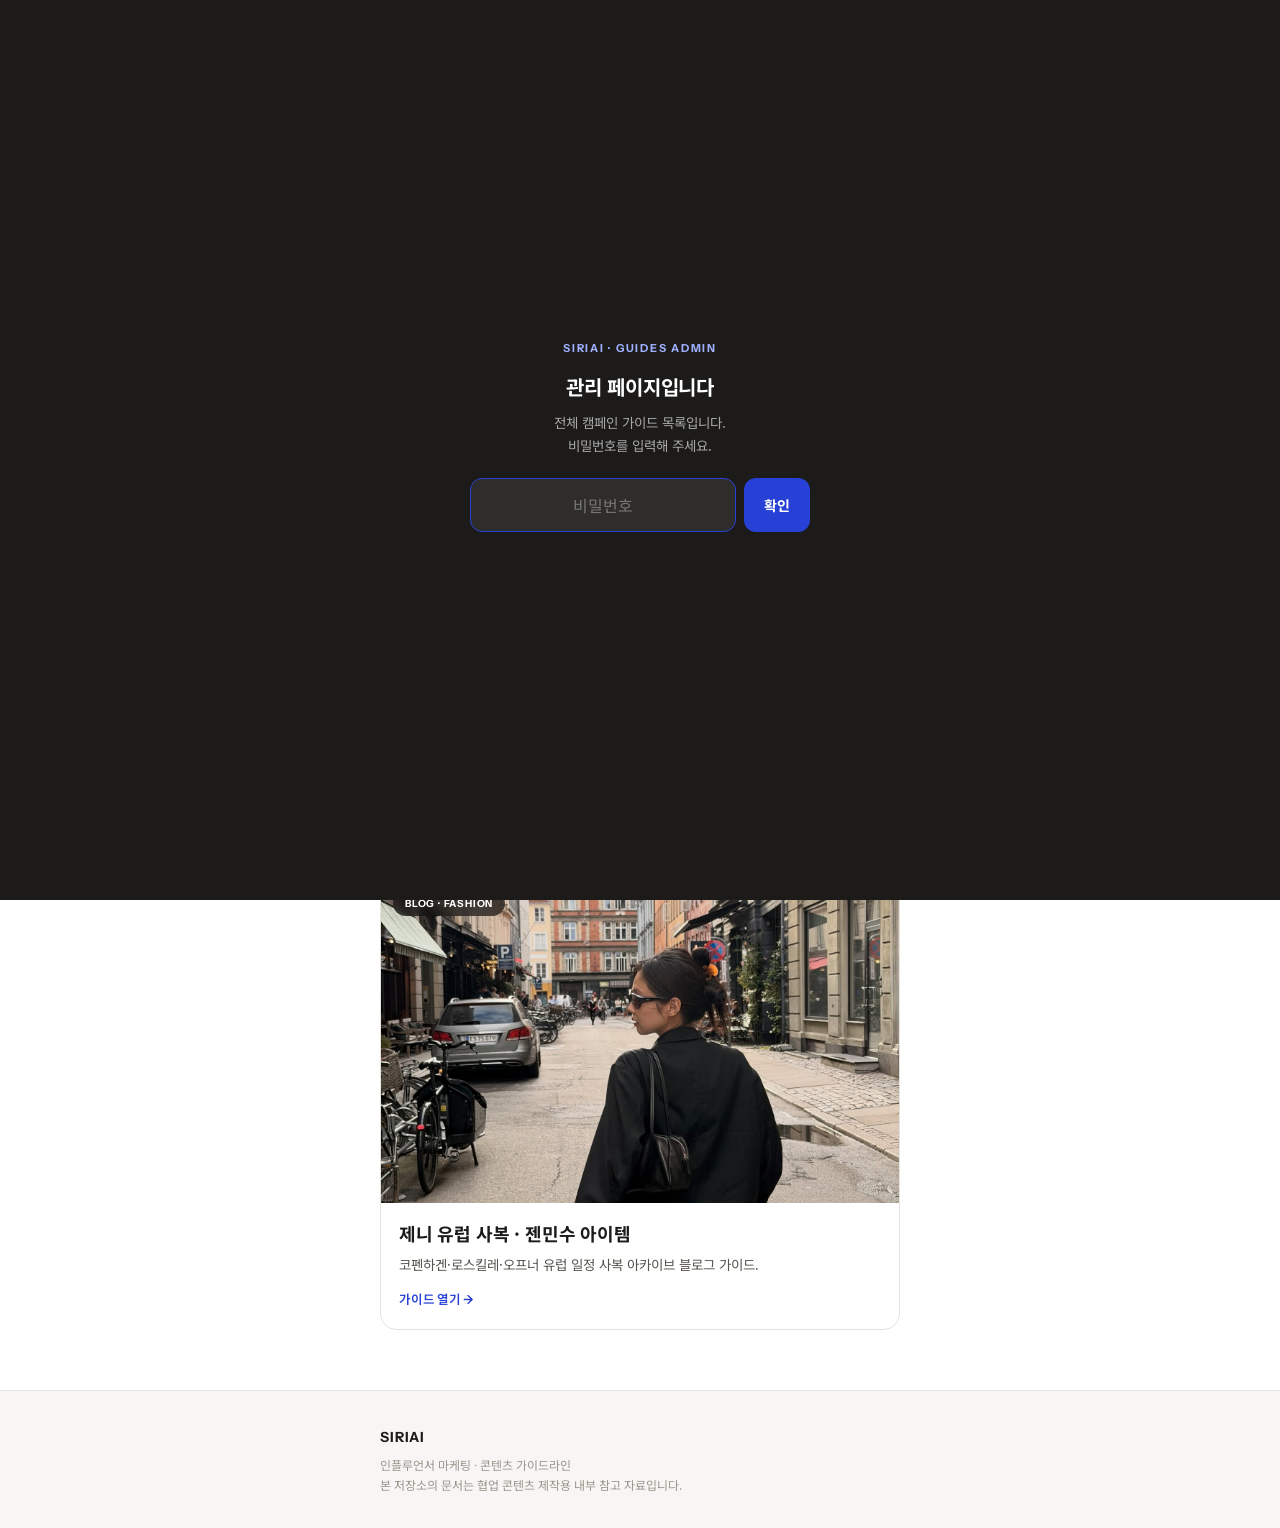
<file: index.html>
<!DOCTYPE html>
<html lang="ko" class="locked">
<head>
  <meta charset="UTF-8">
  <meta name="viewport" content="width=device-width, initial-scale=1.0">
  <title>SIRIAI — Campaign Content Guides</title>
  <meta name="description" content="SIRIAI 인플루언서 콘텐츠 가이드 모음.">
  <link rel="preconnect" href="https://fonts.googleapis.com">
  <link rel="preconnect" href="https://fonts.gstatic.com" crossorigin>
  <link href="https://fonts.googleapis.com/css2?family=Instrument+Sans:wght@400;500;600;700&family=Noto+Sans+KR:wght@400;500;600;700&display=swap" rel="stylesheet">
  <style>
    :root{
      --blue:#2740d6; --white:#fff; --bg:#f7f6f5; --ink:#1c1b1a; --ink-mid:#57544e; --ink-light:#9a968c; --border:#e5e3de;
      --fd:'Instrument Sans','Noto Sans KR',sans-serif; --fb:'Noto Sans KR','Apple SD Gothic Neo',sans-serif;
      --ease:cubic-bezier(0.4,0,0.2,1);
    }
    *{box-sizing:border-box;margin:0;padding:0}
    a{color:inherit;text-decoration:none}
    body{font-family:var(--fb);background:var(--white);color:var(--ink);-webkit-font-smoothing:antialiased;word-break:keep-all;min-height:100vh;}
    .wrap{max-width:560px;margin:0 auto;padding:0 20px;}
    .top{border-bottom:1px solid var(--border);}
    .top .wrap{display:flex;align-items:center;justify-content:space-between;height:54px;}
    .brand{font-family:var(--fd);font-size:15px;font-weight:700;letter-spacing:.06em;text-transform:uppercase;}
    .brand span{color:var(--blue);}
    .badge{font-family:var(--fd);font-size:11px;font-weight:600;letter-spacing:.06em;text-transform:uppercase;color:var(--ink-mid);}
    .hero{padding:56px 0 34px;}
    .eyebrow{font-family:var(--fd);font-size:11px;font-weight:600;letter-spacing:.16em;text-transform:uppercase;color:var(--blue);margin-bottom:14px;display:flex;align-items:center;gap:10px;}
    .eyebrow::before{content:'';width:22px;height:1px;background:currentColor;opacity:.6;}
    h1{font-size:30px;font-weight:700;line-height:1.3;letter-spacing:-.02em;}
    .sub{margin-top:14px;color:var(--ink-mid);font-size:14.5px;line-height:1.7;}
    .list{padding-bottom:60px;display:flex;flex-direction:column;gap:12px;}
    .card{display:block;border:1px solid var(--border);border-radius:16px;overflow:hidden;background:var(--white);transition:box-shadow .25s var(--ease),transform .25s var(--ease);}
    .card:hover{box-shadow:0 8px 30px rgba(20,19,17,.1);transform:translateY(-2px);}
    .card-img{position:relative;aspect-ratio:16/10;background:var(--bg);overflow:hidden;}
    .card-img img{width:100%;height:100%;object-fit:cover;object-position:center 30%;}
    .card-tag{position:absolute;top:12px;left:12px;font-family:var(--fd);font-size:10px;font-weight:700;letter-spacing:.08em;text-transform:uppercase;background:rgba(20,19,17,.72);backdrop-filter:blur(4px);color:#fff;border-radius:999px;padding:6px 12px;}
    .card-body{padding:18px 18px 20px;}
    .card-title{font-size:18px;font-weight:700;letter-spacing:-.01em;line-height:1.35;}
    .card-desc{margin-top:8px;color:var(--ink-mid);font-size:13.5px;line-height:1.65;}
    .card-go{margin-top:14px;font-family:var(--fd);font-size:12.5px;font-weight:600;color:var(--blue);display:inline-flex;align-items:center;gap:6px;}
    .soon{opacity:.5;pointer-events:none;}
    .soon .card-go{color:var(--ink-light);}
    .foot{border-top:1px solid var(--border);background:var(--bg);}
    .foot .wrap{padding:32px 20px;}
    .foot b{font-family:var(--fd);font-size:14px;font-weight:700;letter-spacing:.06em;text-transform:uppercase;}
    .foot p{margin-top:8px;font-size:12px;color:var(--ink-light);line-height:1.7;}
  
    /* ---------- access gate (관리 페이지 전용) ---------- */
    html.locked, html.locked body{overflow:hidden !important}
    .gate{position:fixed;inset:0;z-index:9999;display:flex;align-items:center;justify-content:center;padding:24px;
      background:var(--ink);color:#fff}
    html:not(.locked) .gate{display:none}
    .gate-box{width:100%;max-width:340px;text-align:center}
    .gate-brand{font-family:var(--fd);font-size:11px;font-weight:700;letter-spacing:.16em;text-transform:uppercase;
      color:#9fb0ff;margin-bottom:18px}
    .gate-t{font-size:20px;font-weight:700;letter-spacing:-.01em;line-height:1.4}
    .gate-d{font-size:13.5px;color:rgba(255,255,255,.62);line-height:1.7;margin-top:10px}
    .gate-f{display:flex;gap:8px;margin-top:22px}
    .gate-f input{flex:1;min-width:0;font-family:inherit;font-size:16px;font-weight:600;letter-spacing:.12em;text-align:center;
      color:#fff;background:rgba(255,255,255,.08);border:1px solid rgba(255,255,255,.2);border-radius:12px;padding:14px 12px;
      outline:none;transition:border-color .16s var(--ease)}
    .gate-f input::placeholder{color:rgba(255,255,255,.35);letter-spacing:normal;font-weight:400}
    .gate-f input:focus{border-color:var(--blue)}
    .gate-f button{flex-shrink:0;font-family:var(--fd);font-size:14px;font-weight:700;color:#fff;background:var(--blue);
      border:none;border-radius:12px;padding:14px 20px;cursor:pointer;transition:background .16s var(--ease)}
    .gate-f button:hover{background:#1c2fa6}
    .gate-err{font-size:12.5px;color:#ff9a9a;margin-top:12px;min-height:1.2em}
    .gate.shake .gate-box{animation:gshake .32s cubic-bezier(.36,.07,.19,.97)}
    @keyframes gshake{10%,90%{transform:translateX(-2px)}30%,70%{transform:translateX(4px)}50%{transform:translateX(-6px)}}
    @media (prefers-reduced-motion:reduce){.gate.shake .gate-box{animation:none}}
  </style>
</head>
<body>

  <!-- ACCESS GATE · 관리 페이지 -->
  <div class="gate" id="gate" role="dialog" aria-modal="true" aria-label="관리 페이지 비밀번호">
    <div class="gate-box">
      <div class="gate-brand">SIRIAI · Guides Admin</div>
      <div class="gate-t">관리 페이지입니다</div>
      <p class="gate-d">전체 캠페인 가이드 목록입니다.<br>비밀번호를 입력해 주세요.</p>
      <form class="gate-f" id="gateForm" autocomplete="off">
        <input type="password" id="gatePw" inputmode="numeric" placeholder="비밀번호" aria-label="비밀번호" autocomplete="off">
        <button type="submit">확인</button>
      </form>
      <p class="gate-err" id="gateErr" aria-live="polite"></p>
    </div>
  </div>

  <header class="top"><div class="wrap"><div class="brand">SIRIAI<span> · </span>GUIDES</div><div class="badge">Campaign Content</div></div></header>

  <section class="hero"><div class="wrap">
    <p class="eyebrow">Content Guidelines</p>
    <h1>캠페인 콘텐츠 가이드</h1>
    <p class="sub">인플루언서 협업 콘텐츠 제작을 위한 SIRIAI 가이드 모음입니다.</p>
  </div></section>

  <section class="list"><div class="wrap" style="display:flex;flex-direction:column;gap:12px;">
    <a class="card" href="dm-partner-guide/">
      <div class="card-body"><div class="card-title">인플루언서 모집 파트너 안내</div><p class="card-desc">계정 세팅 · 인원 수집 · DM 발송 · 문의 응대 · 보수와 정산. 신규 파트너를 위한 9장 가이드.</p><span class="card-go">가이드 열기 ↗</span></div>
    </a>
    <a class="card" href="deep-divers-club/">
      <div class="card-img"><img src="deep-divers-club/assets/images/group-5.jpg" alt="Deep Divers Club 봉제 키링 5종" style="object-position:center 60%"><span class="card-tag">Reels · Launch</span></div>
      <div class="card-body">
        <div class="card-title">Deep Divers Club 런칭 캠페인</div>
        <div class="card-desc">틈결 × 에스더버니 키링 5종. 출시 일정·판매 채널·소구점·참여 혜택 캠페인 가이드.</div>
        <span class="card-go">가이드 열기 →</span>
      </div>
    </a>
    <a class="card" href="jennie-europe/">
      <div class="card-img"><img src="jennie-europe/assets/images/therow-1.jpg" alt="제니 유럽 사복"><span class="card-tag">Blog · Fashion</span></div>
      <div class="card-body">
        <div class="card-title">제니 유럽 사복 · 젠민수 아이템</div>
        <div class="card-desc">코펜하겐·로스킬레·오프너 유럽 일정 사복 아카이브 블로그 가이드.</div>
        <span class="card-go">가이드 열기 →</span>
      </div>
    </a>
  </div></section>

  <footer class="foot"><div class="wrap"><b>SIRIAI</b><p>인플루언서 마케팅 · 콘텐츠 가이드라인<br>본 저장소의 문서는 협업 콘텐츠 제작용 내부 참고 자료입니다.</p></div></footer>

  <script>
    // ---------- access gate (관리 페이지 전용) ----------
    (function () {
      var HASH = '1b879216dc17755c07c11fd2b7e15dd8df5ef7f8c0a3f27e1c6f0ddb4d2c03b6';
      var KEY = 'siriai-guides-admin';
      var root = document.documentElement;

      try { if (localStorage.getItem(KEY) === HASH) { root.classList.remove('locked'); return; } } catch (e) {}

      function unlock(){ root.classList.remove('locked'); try { localStorage.setItem(KEY, HASH); } catch (e) {} }

      function digest(text){
        if (window.crypto && crypto.subtle && crypto.subtle.digest) {
          return crypto.subtle.digest('SHA-256', new TextEncoder().encode(text)).then(function (buf) {
            return Array.prototype.map.call(new Uint8Array(buf), function (b) {
              return b.toString(16).padStart(2, '0');
            }).join('');
          });
        }
        return Promise.resolve(null);
      }

      var form = document.getElementById('gateForm');
      var input = document.getElementById('gatePw');
      var err = document.getElementById('gateErr');
      var gate = document.getElementById('gate');

      function fail(){
        err.textContent = '비밀번호가 올바르지 않습니다.';
        gate.classList.add('shake');
        setTimeout(function(){ gate.classList.remove('shake'); }, 400);
        input.value = ''; input.focus();
      }

      form.addEventListener('submit', function (e) {
        e.preventDefault();
        err.textContent = '';
        var v = input.value.trim();
        if (!v) return;
        digest(v).then(function (h) {
          if (h === null) { if (v === '0907') unlock(); else fail(); return; }
          if (h === HASH) unlock(); else fail();
        });
      });

      if (window.matchMedia && window.matchMedia('(min-width: 700px)').matches) {
        setTimeout(function(){ input.focus(); }, 60);
      }
    })();
  </script>

</body>
</html>
</file>
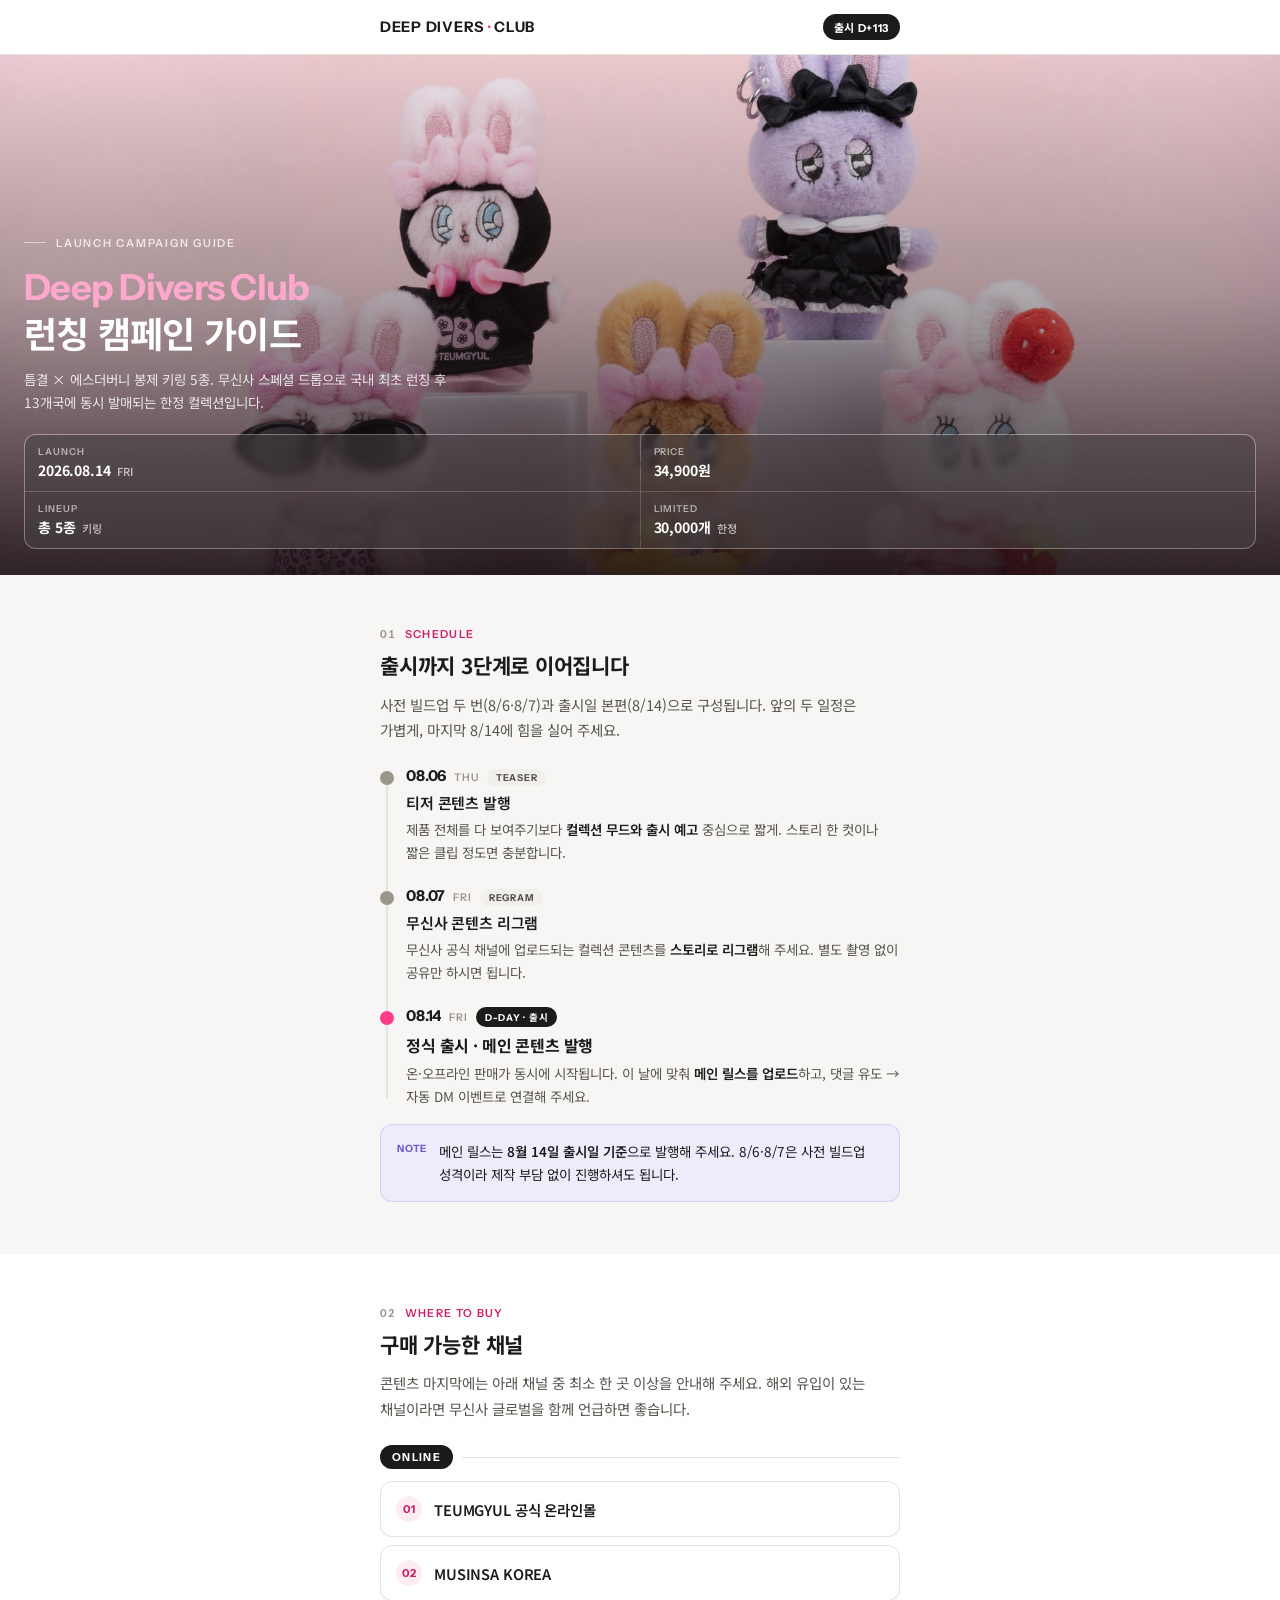
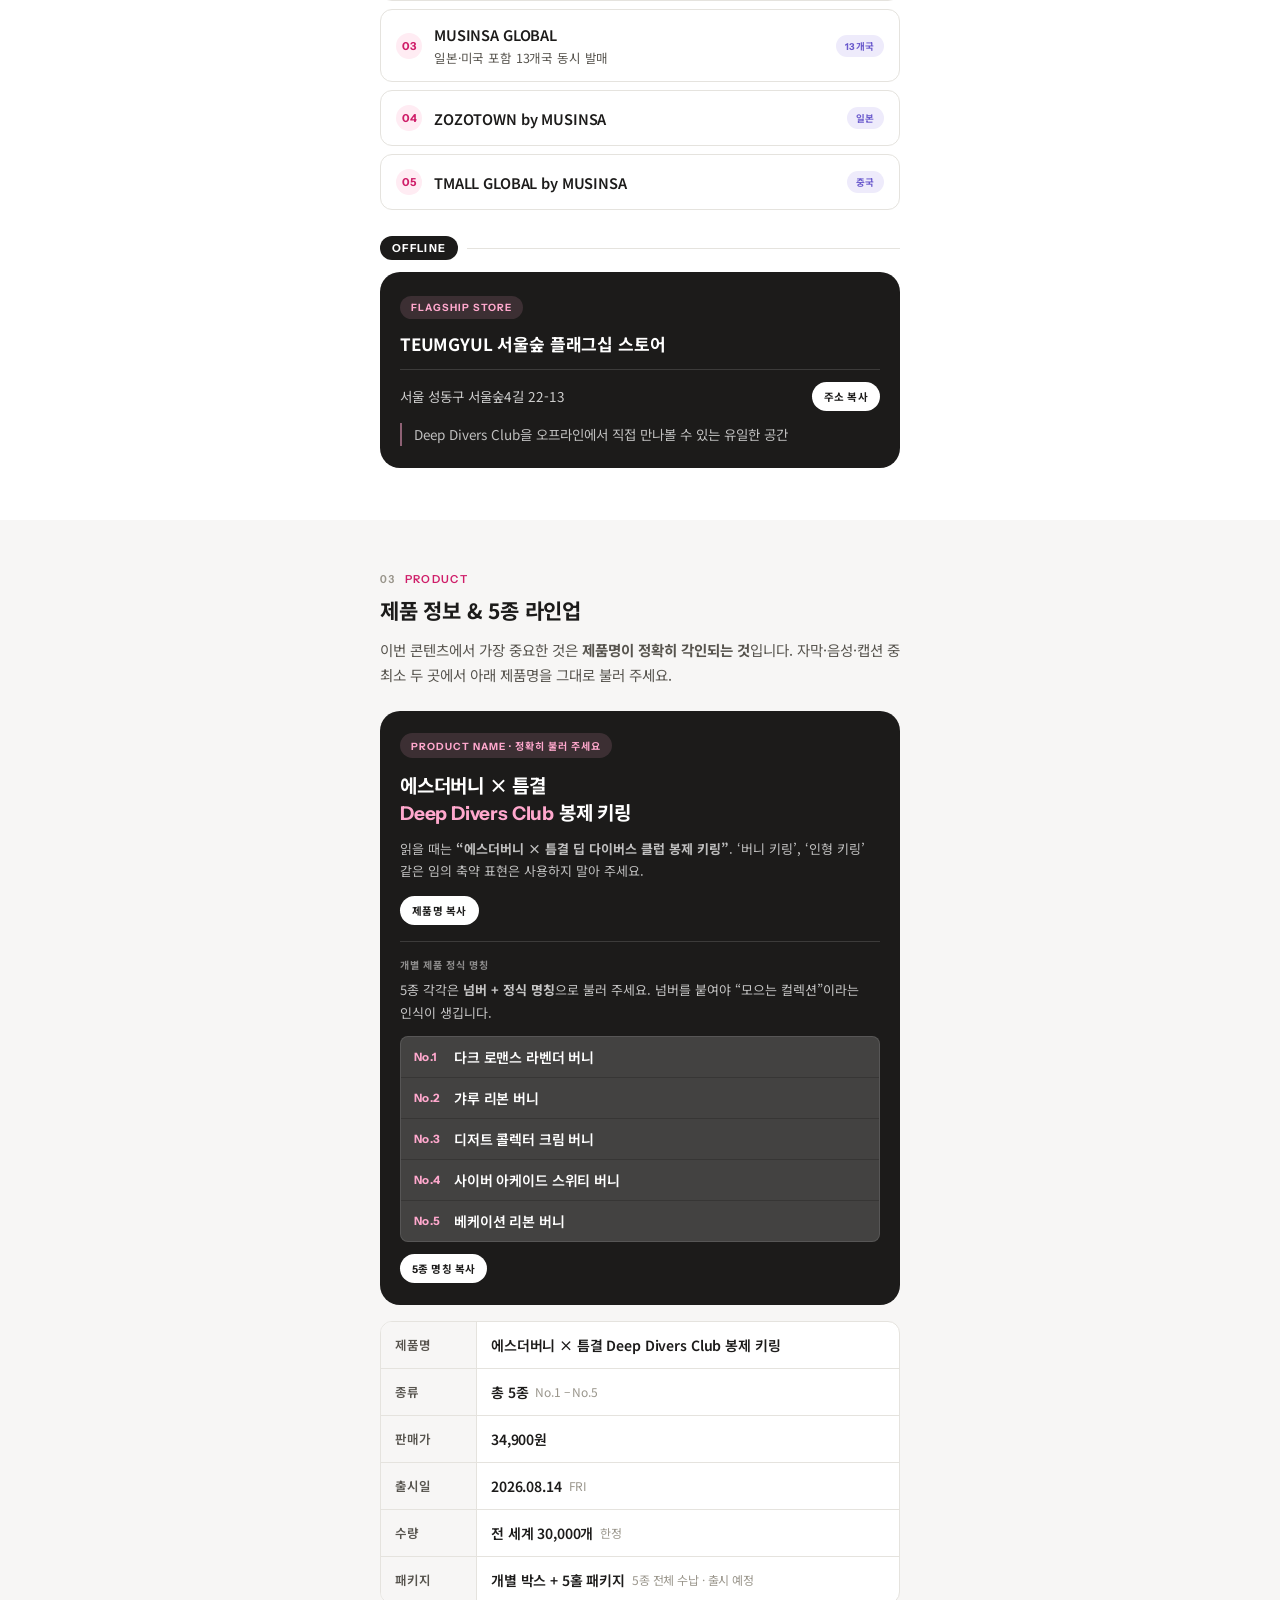
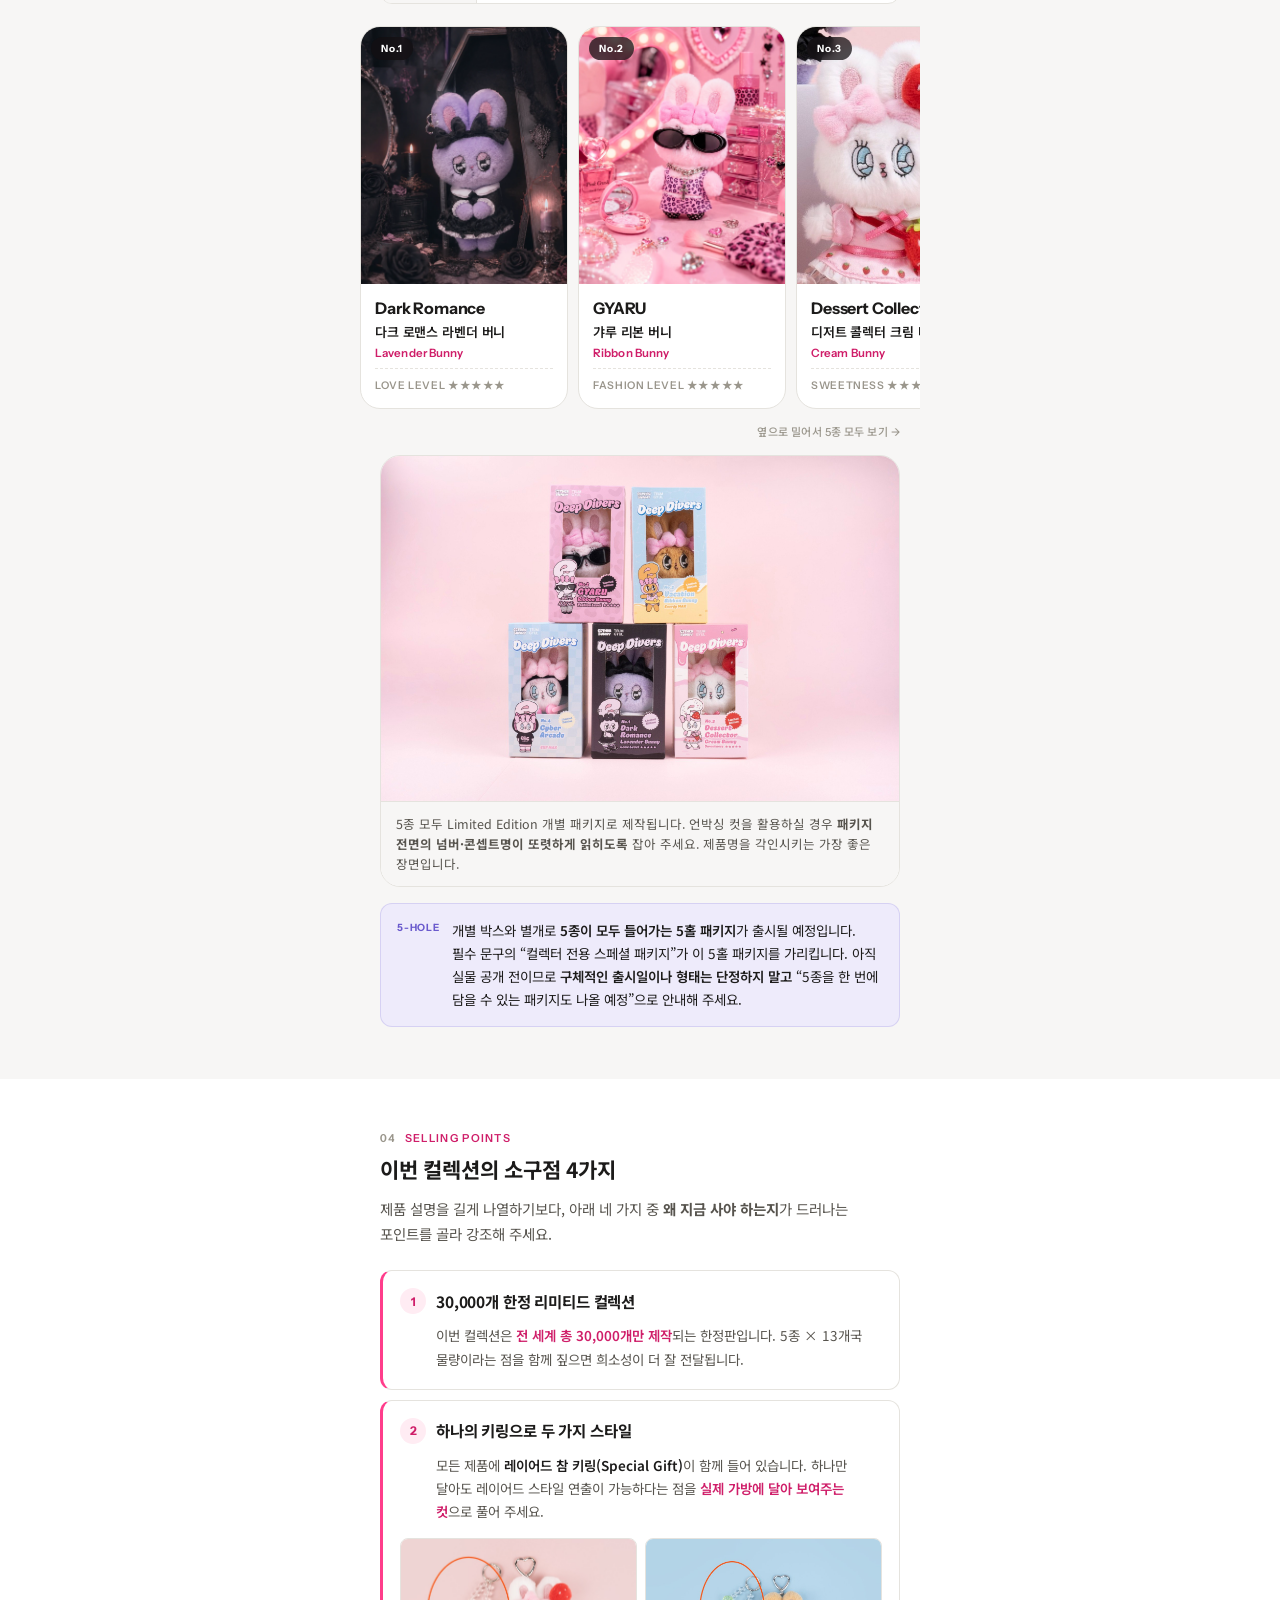
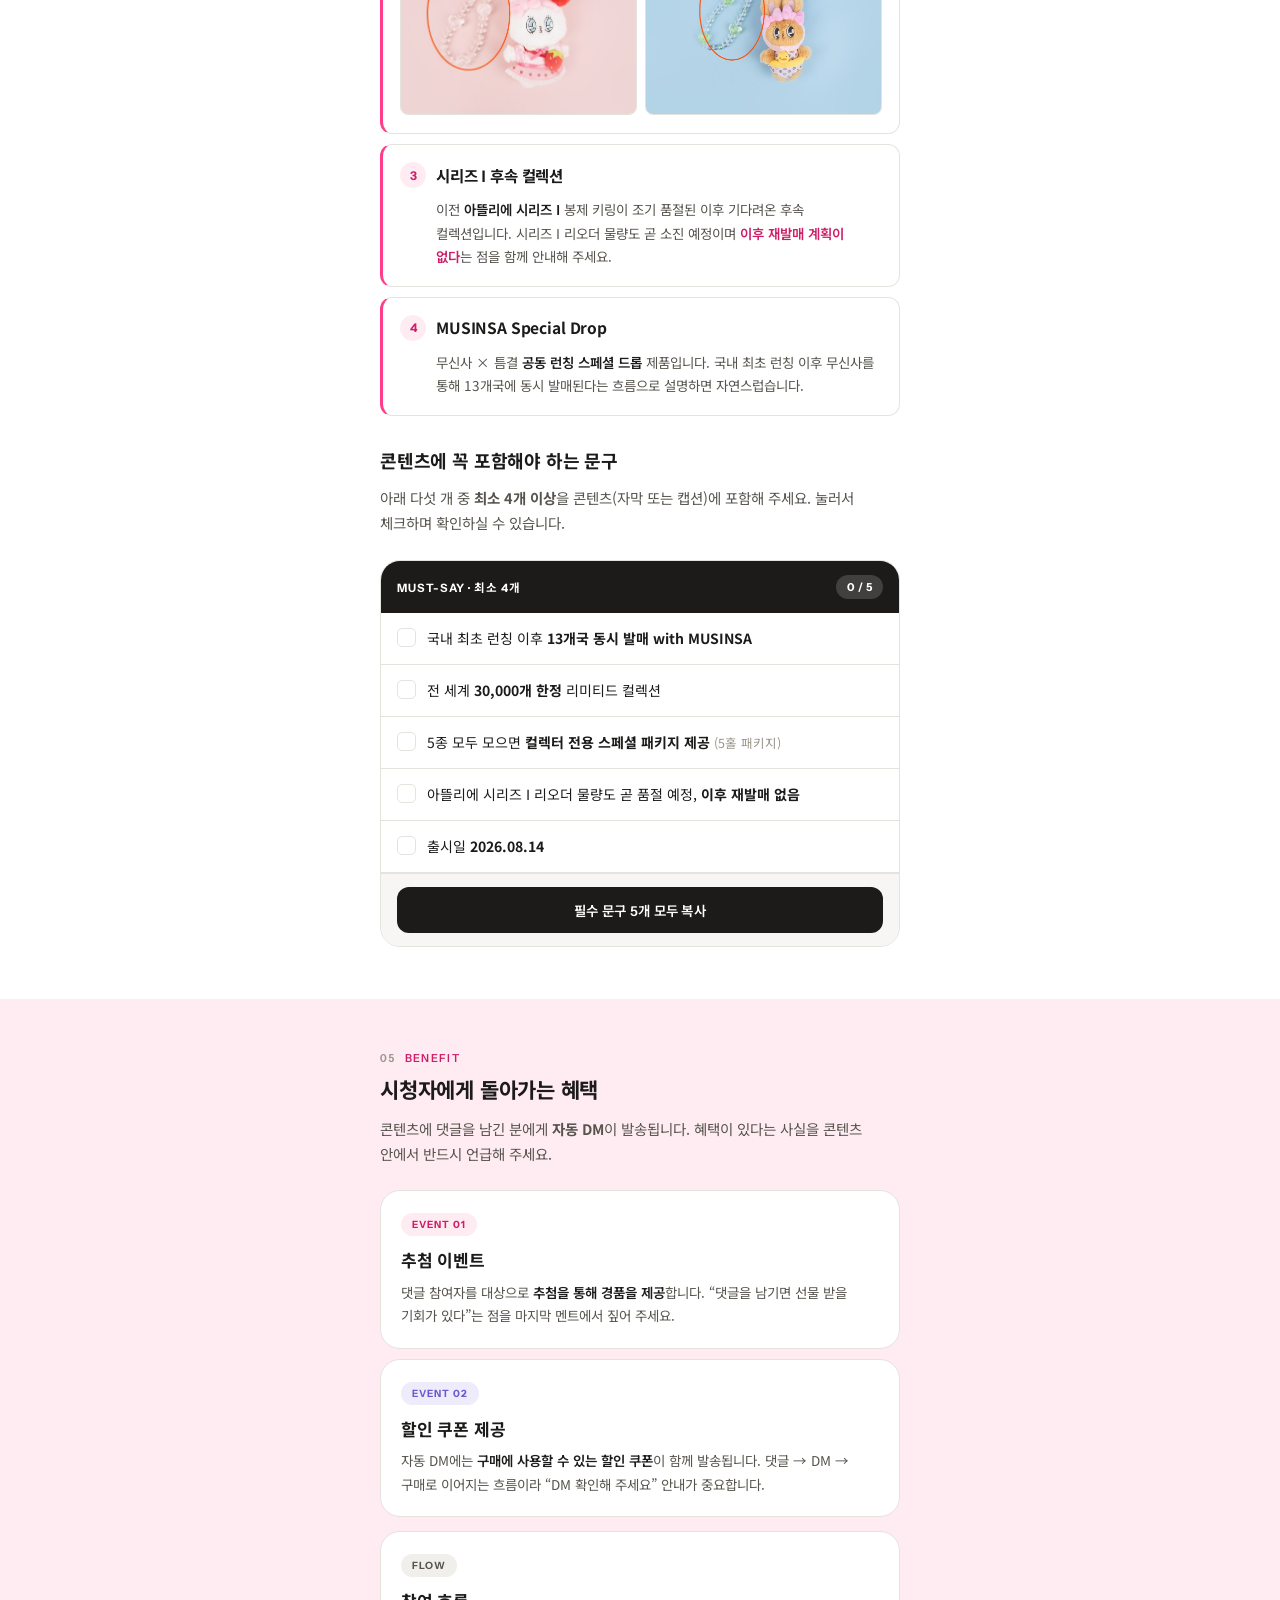
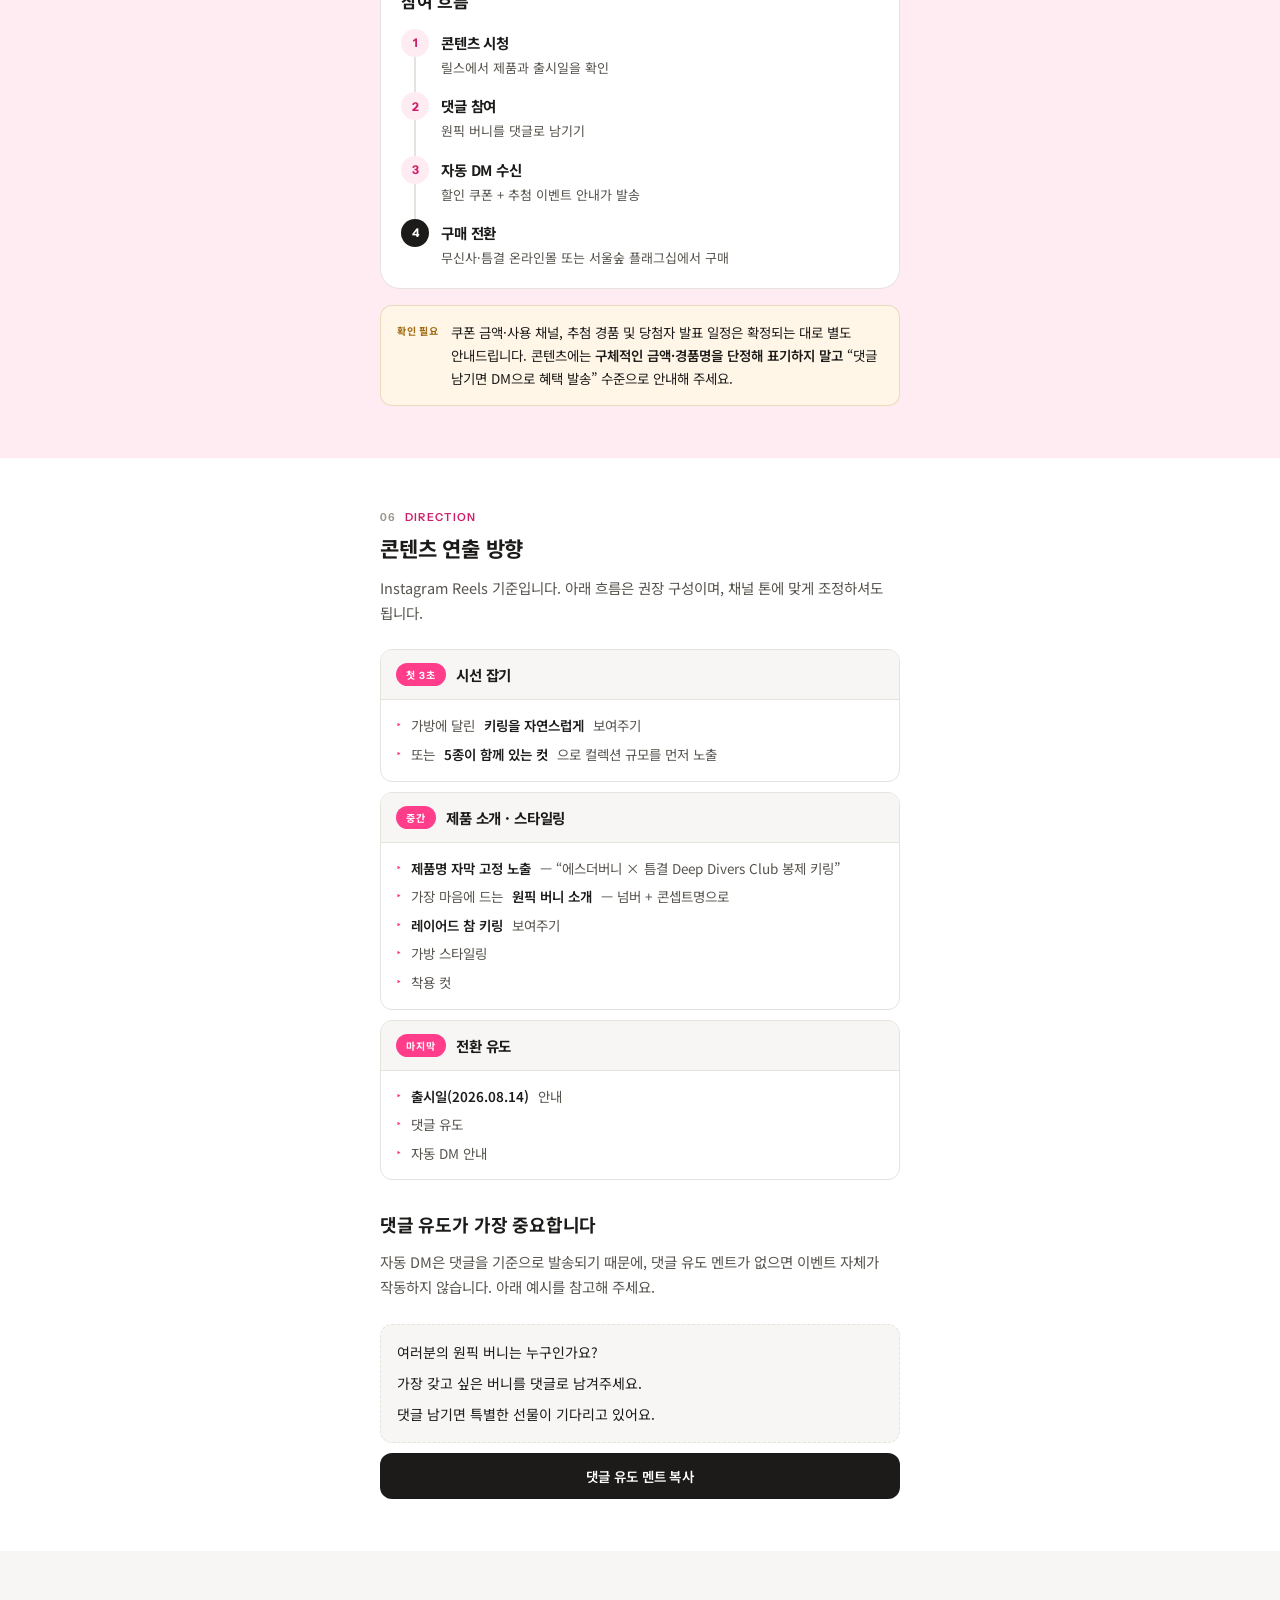
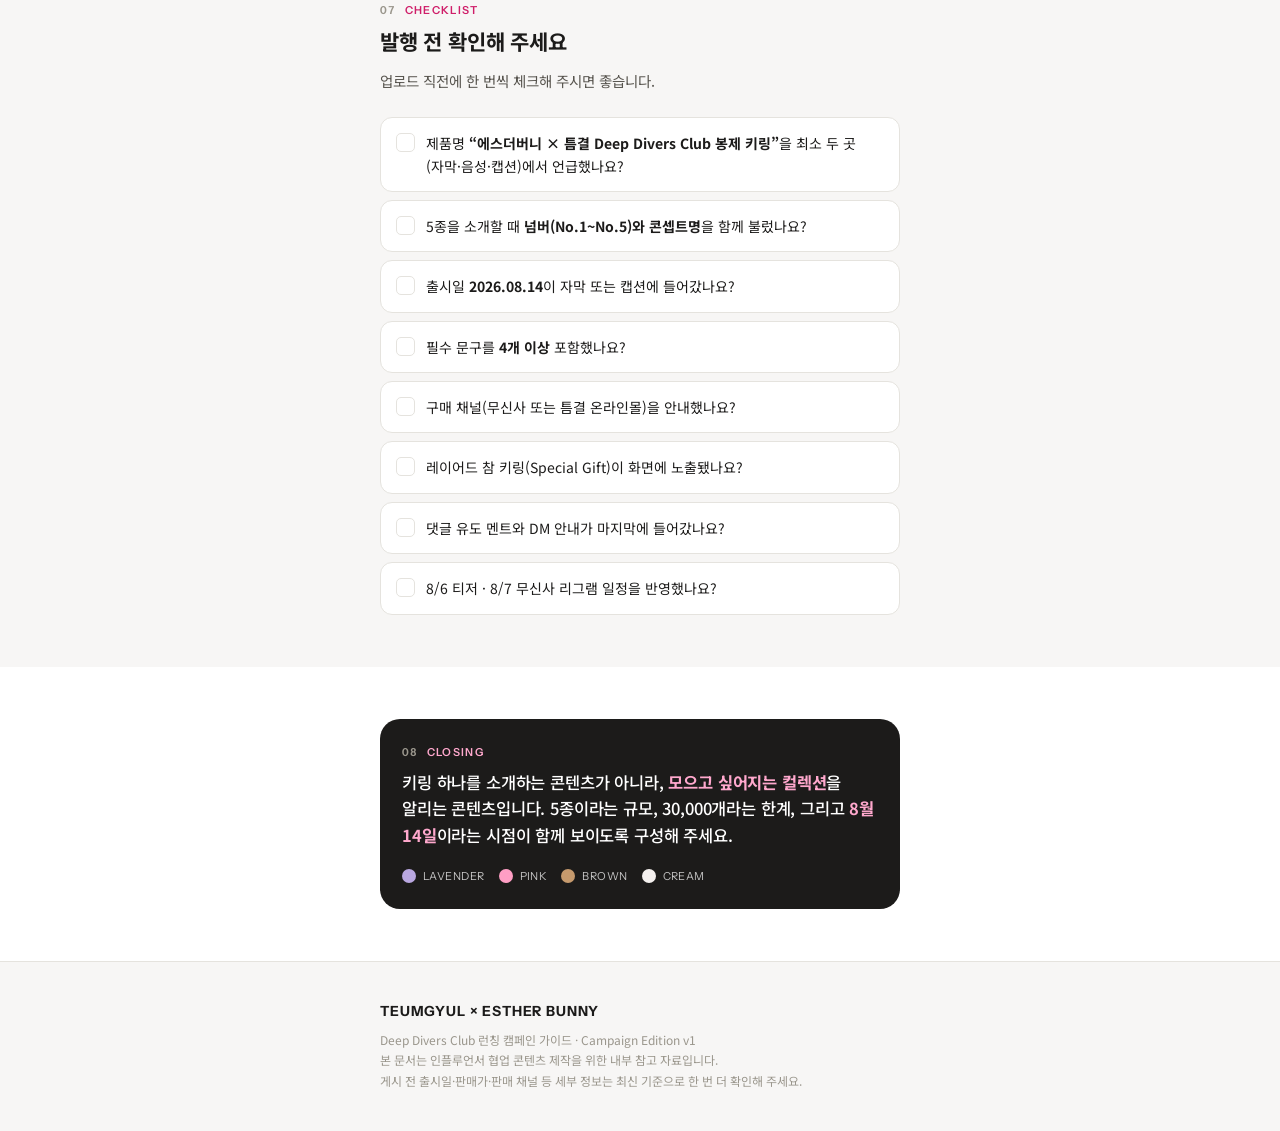
<file: deep-divers-club/index.html>
<!DOCTYPE html>
<html lang="ko">
<head>
  <meta charset="UTF-8">
  <meta name="viewport" content="width=device-width, initial-scale=1.0">
  <title>Deep Divers Club 런칭 캠페인 가이드 | TEUMGYUL × ESTHER BUNNY</title>
  <meta name="description" content="틈결 × 에스더버니 Deep Divers Club 봉제 키링 5종 런칭 캠페인 가이드. 출시 일정, 판매 채널, 제품 소구점, 참여 혜택 안내.">
  <meta property="og:title" content="Deep Divers Club 런칭 캠페인 가이드">
  <meta property="og:description" content="2026.08.14 출시 · 무신사 스페셜 드롭 · 전 세계 30,000개 한정 컬렉션">
  <meta property="og:image" content="assets/images/group-5.jpg">
  <link rel="icon" href="data:image/svg+xml,%3Csvg xmlns='http://www.w3.org/2000/svg' viewBox='0 0 32 32'%3E%3Crect width='32' height='32' rx='8' fill='%23ff3d8b'/%3E%3Ctext x='16' y='23' font-size='18' text-anchor='middle' fill='%23fff' font-family='sans-serif' font-weight='700'%3ED%3C/text%3E%3C/svg%3E">

  <link rel="preconnect" href="https://fonts.googleapis.com">
  <link rel="preconnect" href="https://fonts.gstatic.com" crossorigin>
  <link href="https://fonts.googleapis.com/css2?family=Instrument+Sans:wght@400;500;600;700&family=Noto+Sans+KR:wght@400;500;600;700&display=swap" rel="stylesheet">

  <style>
    /* ============================================================
       DESIGN TOKENS · SIRIAI house style / Deep Divers campaign tint
    ============================================================ */
    :root{
      --pink:      #ff3d8b;
      --pink-dark: #cf1e69;
      --pink-soft: #ffecf3;
      --lav:       #6a5acd;
      --lav-soft:  #eeebfb;
      --cream:     #fff6e8;
      --amber:     #a06a10;

      --white:     #ffffff;
      --bg:        #f7f6f5;
      --bg-2:      #f1efec;
      --ink:       #1c1b1a;
      --ink-mid:   #57544e;
      --ink-light: #9a968c;
      --border:    #e5e3de;

      --font-display:'Instrument Sans','Noto Sans KR',sans-serif;
      --font-body:'Noto Sans KR','Apple SD Gothic Neo',sans-serif;

      --space-md:24px; --space-lg:40px;
      --radius-sm:8px; --radius-md:12px; --radius-lg:20px; --radius-pill:999px;
      --ease:cubic-bezier(0.4,0,0.2,1); --dur-fast:160ms;
    }

    *,*::before,*::after{box-sizing:border-box;margin:0;padding:0}
    html{scroll-behavior:smooth}
    body{font-family:var(--font-body);font-size:15px;color:var(--ink);background:var(--white);
      -webkit-font-smoothing:antialiased;word-break:keep-all;overflow-wrap:break-word}
    img{display:block;max-width:100%}
    button{font-family:inherit}
    .container{width:100%;max-width:560px;margin:0 auto;padding:0 20px}

    /* ---------- progress + header ---------- */
    .read-bar{position:fixed;top:0;left:0;height:3px;width:0%;background:var(--pink);z-index:200;transition:width 120ms linear}
    .site-header{position:sticky;top:0;z-index:100;background:rgba(255,255,255,.9);backdrop-filter:blur(10px);border-bottom:1px solid var(--border)}
    .site-header .container{display:flex;align-items:center;justify-content:space-between;height:54px;gap:12px}
    .brand-wordmark{font-family:var(--font-display);font-size:14.5px;font-weight:700;letter-spacing:.05em;text-transform:uppercase;white-space:nowrap}
    .brand-wordmark span{color:var(--pink)}
    .header-dday{font-family:var(--font-display);font-size:11px;font-weight:700;letter-spacing:.06em;color:var(--white);
      background:var(--ink);border-radius:var(--radius-pill);padding:5px 11px;white-space:nowrap}

    /* ---------- hero ---------- */
    .hero{position:relative;overflow:hidden;background:#f5d9e4}
    .hero-image{width:100%;height:62vh;max-height:520px;min-height:380px;object-fit:cover;object-position:center 62%}
    .hero-overlay{position:absolute;inset:0;background:linear-gradient(to bottom,rgba(28,20,24,.06) 0%,rgba(28,20,24,.34) 46%,rgba(24,16,20,.9) 100%)}
    .hero-content{position:absolute;left:0;right:0;bottom:0;padding:30px 24px 26px;color:var(--white)}
    .hero-eyebrow{font-family:var(--font-display);font-size:11px;font-weight:600;letter-spacing:.16em;text-transform:uppercase;
      color:rgba(255,255,255,.76);margin-bottom:12px;display:flex;align-items:center;gap:10px}
    .hero-eyebrow::before{content:'';width:22px;height:1px;background:currentColor;opacity:.7}
    .hero-title{font-size:clamp(26px,7.2vw,36px);font-weight:700;line-height:1.26;letter-spacing:-.02em;margin-bottom:12px}
    .hero-title .en{font-family:var(--font-display);color:#ffa8cd}
    .hero-sub{font-size:13.5px;color:rgba(255,255,255,.84);line-height:1.72;max-width:32em}
    .hero-facts{display:grid;grid-template-columns:repeat(2,1fr);gap:1px;margin-top:20px;background:rgba(255,255,255,.2);border:1px solid rgba(255,255,255,.2);border-radius:var(--radius-md);overflow:hidden}
    .fact{background:rgba(22,15,18,.42);backdrop-filter:blur(3px);padding:11px 13px}
    .fact .k{font-family:var(--font-display);font-size:9.5px;font-weight:600;letter-spacing:.1em;text-transform:uppercase;color:rgba(255,255,255,.6)}
    .fact .v{font-size:14px;font-weight:700;margin-top:3px;letter-spacing:-.01em}
    .fact .v small{font-size:11px;font-weight:500;color:rgba(255,255,255,.7);margin-left:3px}

    /* ---------- section primitives ---------- */
    .section{padding:var(--space-lg) 0}
    .section.alt{background:var(--bg)}
    .section.tint{background:var(--pink-soft)}
    .section-eyebrow{font-family:var(--font-display);font-size:11px;font-weight:600;letter-spacing:.12em;text-transform:uppercase;
      color:var(--pink-dark);margin-bottom:10px;display:flex;align-items:center;gap:8px}
    .section-eyebrow .no{font-variant-numeric:tabular-nums;color:var(--ink-light)}
    .section-title{font-size:21px;font-weight:700;margin-bottom:12px;line-height:1.36;letter-spacing:-.01em}
    .section-body{font-size:14.5px;color:var(--ink-mid);line-height:1.75;margin-bottom:var(--space-md)}

    .note{display:flex;gap:12px;margin-top:16px;background:var(--lav-soft);border:1px solid rgba(106,90,205,.18);border-radius:var(--radius-md);padding:15px 16px}
    .note.warn{background:var(--cream);border-color:rgba(160,106,16,.2)}
    .note .tag{font-family:var(--font-display);font-size:10px;font-weight:700;letter-spacing:.08em;text-transform:uppercase;color:var(--lav);flex-shrink:0;padding-top:2px}
    .note.warn .tag{color:var(--amber)}
    .note .body{font-size:13.5px;color:var(--ink);line-height:1.7}
    .note .body b{font-weight:600}

    /* ---------- timeline ---------- */
    .tl{position:relative;padding-left:26px}
    .tl::before{content:'';position:absolute;left:6px;top:8px;bottom:10px;width:2px;background:var(--border)}
    .tl-item{position:relative;padding-bottom:22px}
    .tl-item:last-child{padding-bottom:0}
    .tl-item::before{content:'';position:absolute;left:-26px;top:5px;width:14px;height:14px;border-radius:50%;
      background:var(--white);border:2px solid var(--border);z-index:1}
    .tl-item.done::before{background:var(--ink-light);border-color:var(--ink-light)}
    .tl-item.now::before{background:var(--pink);border-color:var(--pink);box-shadow:0 0 0 4px rgba(255,61,139,.18)}
    .tl-item.key::before{background:var(--pink);border-color:var(--pink)}
    .tl-date{display:flex;align-items:baseline;gap:8px;flex-wrap:wrap}
    .tl-date .d{font-family:var(--font-display);font-size:15px;font-weight:700;letter-spacing:-.01em}
    .tl-date .w{font-family:var(--font-display);font-size:10.5px;font-weight:600;letter-spacing:.08em;color:var(--ink-light);text-transform:uppercase}
    .tl-chip{font-family:var(--font-display);font-size:9.5px;font-weight:700;letter-spacing:.08em;text-transform:uppercase;
      border-radius:var(--radius-pill);padding:3px 9px;background:var(--bg-2);color:var(--ink-mid)}
    .tl-item.key .tl-chip{background:var(--ink);color:var(--white)}
    .tl-name{font-size:16px;font-weight:700;margin-top:6px;letter-spacing:-.01em}
    .tl-desc{font-size:13.5px;color:var(--ink-mid);line-height:1.7;margin-top:5px}
    .tl-desc b{color:var(--ink);font-weight:600}
    .tl-item.light .tl-name{font-size:15px;font-weight:600}

    /* ---------- channel ---------- */
    .ch-head{display:flex;align-items:center;gap:9px;margin:0 0 12px}
    .ch-head .lbl{font-family:var(--font-display);font-size:11px;font-weight:700;letter-spacing:.12em;text-transform:uppercase;
      background:var(--ink);color:var(--white);border-radius:var(--radius-pill);padding:5px 12px}
    .ch-head .rule{flex:1;height:1px;background:var(--border)}
    .ch-list{display:flex;flex-direction:column;gap:8px}
    .ch{display:flex;align-items:center;gap:12px;background:var(--white);border:1px solid var(--border);border-radius:var(--radius-md);padding:14px 15px}
    .ch-n{font-family:var(--font-display);font-size:11px;font-weight:700;color:var(--pink-dark);background:var(--pink-soft);
      border-radius:var(--radius-pill);min-width:26px;height:26px;display:flex;align-items:center;justify-content:center;flex-shrink:0}
    .ch-t{flex:1;font-size:14.5px;font-weight:600;letter-spacing:-.01em}
    .ch-t em{display:block;font-style:normal;font-size:12.5px;font-weight:400;color:var(--ink-mid);margin-top:3px;line-height:1.55}
    .ch-badge{font-family:var(--font-display);font-size:9.5px;font-weight:700;letter-spacing:.06em;text-transform:uppercase;
      color:var(--lav);background:var(--lav-soft);border-radius:var(--radius-pill);padding:4px 9px;flex-shrink:0}
    .store{background:var(--ink);color:var(--white);border-radius:var(--radius-lg);padding:22px 20px;margin-top:12px}
    .store .flag{display:inline-flex;font-family:var(--font-display);font-size:10px;font-weight:700;letter-spacing:.1em;text-transform:uppercase;
      color:#ffa8cd;background:rgba(255,168,205,.14);border-radius:var(--radius-pill);padding:5px 11px;margin-bottom:13px}
    .store .nm{font-size:17px;font-weight:700;line-height:1.45;letter-spacing:-.01em}
    .store .addr{display:flex;align-items:center;gap:10px;margin-top:12px;padding-top:12px;border-top:1px solid rgba(255,255,255,.14)}
    .store .addr span{flex:1;font-size:13.5px;color:rgba(255,255,255,.78);line-height:1.6}
    .store .quote{font-size:13.5px;color:rgba(255,255,255,.72);line-height:1.7;margin-top:12px;padding-left:12px;border-left:2px solid rgba(255,168,205,.5)}
    .mini-copy{font-family:var(--font-display);font-size:10.5px;font-weight:700;letter-spacing:.04em;color:var(--ink);background:var(--white);
      border:none;border-radius:var(--radius-pill);padding:7px 12px;cursor:pointer;flex-shrink:0;transition:background var(--dur-fast) var(--ease)}
    .mini-copy:hover{background:#ffd9e8}
    .mini-copy.done{background:var(--pink);color:var(--white)}

    /* ---------- product spec ---------- */
    .spec{border:1px solid var(--border);border-radius:var(--radius-md);overflow:hidden;background:var(--white)}
    .spec-row{display:flex;border-bottom:1px solid var(--border)}
    .spec-row:last-child{border-bottom:none}
    .spec-row .k{width:96px;flex-shrink:0;background:var(--bg);padding:13px 14px;font-size:12.5px;font-weight:600;color:var(--ink-mid);
      border-right:1px solid var(--border);display:flex;align-items:center}
    .spec-row .v{flex:1;padding:13px 14px;font-size:14px;font-weight:600;letter-spacing:-.01em;display:flex;align-items:center;gap:7px;flex-wrap:wrap}
    .spec-row .v small{font-size:12px;font-weight:400;color:var(--ink-light)}

    /* ---------- lineup ---------- */
    .rail{display:flex;gap:10px;overflow-x:auto;scroll-snap-type:x mandatory;-webkit-overflow-scrolling:touch;
      padding:2px 20px 8px;margin:0 -20px;scrollbar-width:none}
    .rail::-webkit-scrollbar{display:none}
    .bun{flex:0 0 208px;scroll-snap-align:start;background:var(--white);border:1px solid var(--border);border-radius:var(--radius-lg);overflow:hidden}
    .bun-media{position:relative;aspect-ratio:4/5;background:var(--bg-2)}
    .bun-media img{width:100%;height:100%;object-fit:cover;object-position:center 34%}
    .bun-no{position:absolute;top:10px;left:10px;font-family:var(--font-display);font-size:10px;font-weight:700;letter-spacing:.08em;
      background:rgba(20,16,18,.74);backdrop-filter:blur(4px);color:var(--white);border-radius:var(--radius-pill);padding:5px 10px}
    .bun-body{padding:14px 14px 16px}
    .bun-nm{font-family:var(--font-display);font-size:16px;font-weight:700;letter-spacing:-.01em;line-height:1.25}
    .bun-kr{font-size:13px;font-weight:600;color:var(--ink);margin-top:4px;letter-spacing:-.01em}
    .bun-sub{font-family:var(--font-display);font-size:11.5px;font-weight:600;color:var(--pink-dark);margin-top:5px;letter-spacing:.01em}
    .bun-stat{font-family:var(--font-display);font-size:10.5px;font-weight:600;letter-spacing:.06em;color:var(--ink-light);margin-top:8px;
      padding-top:8px;border-top:1px dashed var(--border);text-transform:uppercase}
    .rail-hint{font-family:var(--font-display);font-size:11px;font-weight:500;letter-spacing:.04em;color:var(--ink-light);margin-top:6px;text-align:right}
    .figure{border:1px solid var(--border);border-radius:var(--radius-lg);overflow:hidden;background:var(--white);margin-top:16px}
    .figure img{width:100%}
    .figure figcaption{padding:12px 15px;font-size:12.5px;color:var(--ink-mid);line-height:1.6;border-top:1px solid var(--border);background:var(--bg)}

    /* ---------- product naming ---------- */
    .naming{background:var(--ink);color:var(--white);border-radius:var(--radius-lg);padding:22px 20px;margin-top:12px}
    .naming .flag{display:inline-flex;font-family:var(--font-display);font-size:10px;font-weight:700;letter-spacing:.1em;text-transform:uppercase;
      color:#ffa8cd;background:rgba(255,168,205,.14);border-radius:var(--radius-pill);padding:5px 11px;margin-bottom:14px}
    .naming .full{font-size:19px;font-weight:700;line-height:1.42;letter-spacing:-.01em}
    .naming .full .en{font-family:var(--font-display);color:#ffa8cd}
    .naming .say{font-size:13px;color:rgba(255,255,255,.72);line-height:1.7;margin-top:10px}
    .naming .act{margin-top:14px}
    .naming .rule{margin-top:16px;padding-top:15px;border-top:1px solid rgba(255,255,255,.14)}
    .naming .rule .lbl{font-family:var(--font-display);font-size:10px;font-weight:700;letter-spacing:.1em;text-transform:uppercase;color:rgba(255,255,255,.5)}
    .naming .rule p{font-size:13px;color:rgba(255,255,255,.75);line-height:1.7;margin-top:7px}
    .naming .names{margin-top:12px;display:flex;flex-direction:column;gap:1px;background:rgba(255,255,255,.12);
      border:1px solid rgba(255,255,255,.16);border-radius:var(--radius-sm);overflow:hidden}
    .naming .names li{list-style:none;display:flex;align-items:center;gap:10px;background:rgba(255,255,255,.06);
      padding:10px 13px;font-size:14px;font-weight:600;letter-spacing:-.01em}
    .naming .names li em{font-style:normal;font-family:var(--font-display);font-size:11.5px;font-weight:700;
      letter-spacing:.04em;color:#ffa8cd;flex-shrink:0;min-width:30px}

    /* ---------- USP ---------- */
    .usp{background:var(--white);border:1px solid var(--border);border-left:3px solid var(--pink);border-radius:var(--radius-md);padding:17px 17px 18px}
    .usp+.usp{margin-top:10px}
    .usp-h{display:flex;align-items:center;gap:10px}
    .usp-n{font-family:var(--font-display);font-size:12px;font-weight:700;color:var(--pink-dark);background:var(--pink-soft);
      border-radius:var(--radius-pill);width:26px;height:26px;display:flex;align-items:center;justify-content:center;flex-shrink:0}
    .usp-t{font-size:15.5px;font-weight:700;letter-spacing:-.01em;line-height:1.35}
    .usp-d{font-size:13.5px;color:var(--ink-mid);line-height:1.72;margin-top:10px;padding-left:36px}
    .usp-d b{color:var(--ink);font-weight:600}
    .usp-d .hl{color:var(--pink-dark);font-weight:600}
    @media (max-width:380px){.usp-d{padding-left:0}}
    .gift-grid{display:grid;grid-template-columns:1fr 1fr;gap:8px;margin-top:14px}
    .gift-grid img{width:100%;aspect-ratio:4/3;object-fit:cover;border-radius:var(--radius-sm);border:1px solid var(--border)}

    /* ---------- must-say lines ---------- */
    .must{background:var(--white);border:1px solid var(--border);border-radius:var(--radius-lg);overflow:hidden}
    .must-top{display:flex;align-items:center;justify-content:space-between;gap:10px;padding:14px 16px;background:var(--ink);color:var(--white)}
    .must-top .t{font-family:var(--font-display);font-size:11.5px;font-weight:700;letter-spacing:.08em;text-transform:uppercase}
    .must-count{font-family:var(--font-display);font-size:11px;font-weight:700;letter-spacing:.04em;background:rgba(255,255,255,.16);
      border-radius:var(--radius-pill);padding:5px 11px;transition:background .2s var(--ease)}
    .must-count.ok{background:var(--pink)}
    .line{display:flex;align-items:flex-start;gap:11px;padding:14px 16px;border-bottom:1px solid var(--border);cursor:pointer;
      transition:background var(--dur-fast) var(--ease)}
    .line:last-of-type{border-bottom:none}
    .line:hover{background:var(--bg)}
    .box{width:19px;height:19px;border:1.5px solid var(--border);border-radius:5px;flex-shrink:0;margin-top:1px;position:relative;
      transition:all var(--dur-fast) var(--ease)}
    .box::after{content:'';position:absolute;left:5px;top:1px;width:5px;height:10px;border:solid var(--white);border-width:0 2px 2px 0;
      transform:rotate(45deg) scale(.4);opacity:0;transition:all var(--dur-fast) var(--ease)}
    .line.on .box,.check.on .box{background:var(--pink);border-color:var(--pink)}
    .line.on .box::after,.check.on .box::after{opacity:1;transform:rotate(45deg) scale(1)}
    .line-t{flex:1;font-size:14px;line-height:1.65;color:var(--ink)}
    .line.on .line-t{color:var(--ink-mid)}
    .line-t b{font-weight:700}
    .must-foot{padding:13px 16px;border-top:1px solid var(--border);background:var(--bg)}
    .btn-copy{width:100%;padding:13px;background:var(--ink);color:var(--white);border:none;border-radius:var(--radius-md);
      font-family:var(--font-display);font-size:13.5px;font-weight:600;letter-spacing:.02em;cursor:pointer;transition:background .2s var(--ease)}
    .btn-copy:hover{background:#000}
    .btn-copy.done{background:var(--pink)}

    /* ---------- benefit ---------- */
    .ben{background:var(--white);border:1px solid var(--border);border-radius:var(--radius-lg);padding:20px;position:relative;overflow:hidden}
    .ben+.ben{margin-top:10px}
    .ben-ico{font-family:var(--font-display);font-size:10px;font-weight:700;letter-spacing:.1em;text-transform:uppercase;
      display:inline-flex;border-radius:var(--radius-pill);padding:5px 11px;margin-bottom:12px}
    .ben.draw .ben-ico{color:var(--pink-dark);background:var(--pink-soft)}
    .ben.coupon .ben-ico{color:var(--lav);background:var(--lav-soft)}
    .ben-t{font-size:17px;font-weight:700;letter-spacing:-.01em;line-height:1.4}
    .ben-d{font-size:13.5px;color:var(--ink-mid);line-height:1.72;margin-top:9px}
    .ben-d b{color:var(--ink);font-weight:600}
    .flow{display:flex;flex-direction:column;gap:0;margin-top:16px}
    .flow-step{display:flex;align-items:flex-start;gap:12px;position:relative;padding-bottom:14px}
    .flow-step:last-child{padding-bottom:0}
    .flow-step::before{content:'';position:absolute;left:13px;top:28px;bottom:0;width:2px;background:var(--border)}
    .flow-step:last-child::before{display:none}
    .flow-n{width:28px;height:28px;border-radius:50%;background:var(--pink-soft);color:var(--pink-dark);flex-shrink:0;
      display:flex;align-items:center;justify-content:center;font-family:var(--font-display);font-size:12px;font-weight:700;z-index:1}
    .flow-step.last .flow-n{background:var(--ink);color:var(--white)}
    .flow-b{flex:1;padding-top:3px}
    .flow-b .t{font-size:14.5px;font-weight:700;letter-spacing:-.01em}
    .flow-b .d{font-size:13px;color:var(--ink-mid);line-height:1.65;margin-top:4px}

    /* ---------- direction ---------- */
    .beat{background:var(--white);border:1px solid var(--border);border-radius:var(--radius-md);overflow:hidden}
    .beat+.beat{margin-top:10px}
    .beat-h{display:flex;align-items:center;gap:10px;padding:13px 15px;border-bottom:1px solid var(--border);background:var(--bg)}
    .beat-k{font-family:var(--font-display);font-size:10px;font-weight:700;letter-spacing:.1em;text-transform:uppercase;
      color:var(--white);background:var(--pink);border-radius:var(--radius-pill);padding:4px 10px}
    .beat-h .t{font-size:14.5px;font-weight:700;letter-spacing:-.01em}
    .beat-b{padding:15px}
    .seq{display:flex;flex-direction:column;gap:7px}
    .seq li{list-style:none;font-size:13.5px;color:var(--ink-mid);line-height:1.6;display:flex;gap:9px;align-items:flex-start}
    .seq li::before{content:'▸';color:var(--pink);font-size:11px;line-height:1.5;flex-shrink:0}
    .seq li b{color:var(--ink);font-weight:600}
    .quote-card{background:var(--bg);border:1px dashed var(--border);border-radius:var(--radius-md);padding:15px 16px;margin-top:12px}
    .quote-card p{font-size:14px;color:var(--ink);line-height:1.8}
    .quote-card p+p{margin-top:6px}

    /* ---------- checklist ---------- */
    .check{display:flex;align-items:flex-start;gap:11px;background:var(--white);border:1px solid var(--border);
      border-radius:var(--radius-md);padding:14px 15px;cursor:pointer;transition:all var(--dur-fast) var(--ease)}
    .check+.check{margin-top:8px}
    .check:hover{border-color:var(--ink-light)}
    .check.on{background:var(--bg);border-color:var(--border)}
    .check.on .check-t{color:var(--ink-light);text-decoration:line-through}
    .check-t{flex:1;font-size:14px;line-height:1.6}

    /* ---------- closing / footer ---------- */
    .closing{background:var(--ink);color:var(--white);border-radius:var(--radius-lg);padding:26px 22px}
    .closing .section-eyebrow{color:#ffa8cd}
    .closing .txt{font-size:16.5px;line-height:1.62;font-weight:500;letter-spacing:-.01em}
    .closing .txt b{color:#ffa8cd;font-weight:700}
    .closing .row{display:flex;gap:14px;margin-top:20px;flex-wrap:wrap}
    .closing .row span{display:flex;align-items:center;gap:7px;font-family:var(--font-display);font-size:11px;letter-spacing:.04em;
      color:rgba(255,255,255,.75);text-transform:uppercase}
    .closing .row i{width:14px;height:14px;border-radius:50%}
    .site-footer{padding:var(--space-lg) 0;background:var(--bg);border-top:1px solid var(--border)}
    .site-footer .container{display:flex;flex-direction:column;gap:10px}
    .footer-brand{font-family:var(--font-display);font-size:14px;font-weight:700;letter-spacing:.06em;text-transform:uppercase}
    .footer-copy{font-size:12px;color:var(--ink-light);line-height:1.7}
    .footer-copy a{color:var(--ink-mid)}

    /* ---------- reveal ---------- */
    .reveal{opacity:0;transform:translateY(16px);transition:opacity .7s var(--ease),transform .7s var(--ease)}
    .reveal.in{opacity:1;transform:none}
    @media (prefers-reduced-motion:reduce){.reveal{opacity:1;transform:none;transition:none}html{scroll-behavior:auto}}
    @media (min-width:600px){.section{padding:52px 0}}
  </style>
</head>
<body>

  <div class="read-bar" id="readbar"></div>

  <header class="site-header">
    <div class="container">
      <div class="brand-wordmark">DEEP DIVERS<span> · </span>CLUB</div>
      <div class="header-dday" id="dday">D-9</div>
    </div>
  </header>

  <!-- HERO -->
  <section class="hero">
    <img class="hero-image" src="assets/images/group-5.jpg" alt="Deep Divers Club 봉제 키링 5종">
    <div class="hero-overlay"></div>
    <div class="hero-content">
      <p class="hero-eyebrow">Launch Campaign Guide</p>
      <h1 class="hero-title"><span class="en">Deep Divers Club</span><br>런칭 캠페인 가이드</h1>
      <p class="hero-sub">틈결 × 에스더버니 봉제 키링 5종. 무신사 스페셜 드롭으로 국내 최초 런칭 후 13개국에 동시 발매되는 한정 컬렉션입니다.</p>
      <div class="hero-facts">
        <div class="fact"><div class="k">Launch</div><div class="v">2026.08.14 <small>FRI</small></div></div>
        <div class="fact"><div class="k">Price</div><div class="v">34,900원</div></div>
        <div class="fact"><div class="k">Lineup</div><div class="v">총 5종 <small>키링</small></div></div>
        <div class="fact"><div class="k">Limited</div><div class="v">30,000개 <small>한정</small></div></div>
      </div>
    </div>
  </section>

  <!-- 01 SCHEDULE -->
  <section class="section alt">
    <div class="container">
      <p class="section-eyebrow"><span class="no">01</span> Schedule</p>
      <h2 class="section-title">출시까지 3단계로 이어집니다</h2>
      <p class="section-body">사전 빌드업 두 번(8/6·8/7)과 출시일 본편(8/14)으로 구성됩니다. 앞의 두 일정은 가볍게, 마지막 8/14에 힘을 실어 주세요.</p>

      <div class="tl reveal">
        <div class="tl-item light" data-date="2026-08-06">
          <div class="tl-date"><span class="d">08.06</span><span class="w">Thu</span><span class="tl-chip">Teaser</span></div>
          <div class="tl-name">티저 콘텐츠 발행</div>
          <p class="tl-desc">제품 전체를 다 보여주기보다 <b>컬렉션 무드와 출시 예고</b> 중심으로 짧게. 스토리 한 컷이나 짧은 클립 정도면 충분합니다.</p>
        </div>
        <div class="tl-item light" data-date="2026-08-07">
          <div class="tl-date"><span class="d">08.07</span><span class="w">Fri</span><span class="tl-chip">Regram</span></div>
          <div class="tl-name">무신사 콘텐츠 리그램</div>
          <p class="tl-desc">무신사 공식 채널에 업로드되는 컬렉션 콘텐츠를 <b>스토리로 리그램</b>해 주세요. 별도 촬영 없이 공유만 하시면 됩니다.</p>
        </div>
        <div class="tl-item key" data-date="2026-08-14">
          <div class="tl-date"><span class="d">08.14</span><span class="w">Fri</span><span class="tl-chip">D-DAY · 출시</span></div>
          <div class="tl-name">정식 출시 · 메인 콘텐츠 발행</div>
          <p class="tl-desc">온·오프라인 판매가 동시에 시작됩니다. 이 날에 맞춰 <b>메인 릴스를 업로드</b>하고, 댓글 유도 → 자동 DM 이벤트로 연결해 주세요.</p>
        </div>
      </div>

      <div class="note reveal">
        <span class="tag">Note</span>
        <span class="body">메인 릴스는 <b>8월 14일 출시일 기준</b>으로 발행해 주세요. 8/6·8/7은 사전 빌드업 성격이라 제작 부담 없이 진행하셔도 됩니다.</span>
      </div>
    </div>
  </section>

  <!-- 02 CHANNEL -->
  <section class="section">
    <div class="container">
      <p class="section-eyebrow"><span class="no">02</span> Where to Buy</p>
      <h2 class="section-title">구매 가능한 채널</h2>
      <p class="section-body">콘텐츠 마지막에는 아래 채널 중 최소 한 곳 이상을 안내해 주세요. 해외 유입이 있는 채널이라면 무신사 글로벌을 함께 언급하면 좋습니다.</p>

      <div class="ch-head"><span class="lbl">Online</span><span class="rule"></span></div>
      <div class="ch-list reveal">
        <div class="ch"><span class="ch-n">01</span><span class="ch-t">TEUMGYUL 공식 온라인몰</span></div>
        <div class="ch"><span class="ch-n">02</span><span class="ch-t">MUSINSA KOREA</span></div>
        <div class="ch"><span class="ch-n">03</span><span class="ch-t">MUSINSA GLOBAL<em>일본·미국 포함 13개국 동시 발매</em></span><span class="ch-badge">13개국</span></div>
        <div class="ch"><span class="ch-n">04</span><span class="ch-t">ZOZOTOWN by MUSINSA</span><span class="ch-badge">일본</span></div>
        <div class="ch"><span class="ch-n">05</span><span class="ch-t">TMALL GLOBAL by MUSINSA</span><span class="ch-badge">중국</span></div>
      </div>

      <div class="ch-head" style="margin-top:26px"><span class="lbl">Offline</span><span class="rule"></span></div>
      <div class="store reveal">
        <span class="flag">Flagship Store</span>
        <div class="nm">TEUMGYUL 서울숲 플래그십 스토어</div>
        <div class="addr">
          <span>서울 성동구 서울숲4길 22-13</span>
          <button class="mini-copy" type="button" data-copy="서울 성동구 서울숲4길 22-13">주소 복사</button>
        </div>
        <p class="quote">Deep Divers Club을 오프라인에서 직접 만나볼 수 있는 유일한 공간</p>
      </div>
    </div>
  </section>

  <!-- 03 PRODUCT -->
  <section class="section alt">
    <div class="container">
      <p class="section-eyebrow"><span class="no">03</span> Product</p>
      <h2 class="section-title">제품 정보 &amp; 5종 라인업</h2>
      <p class="section-body">이번 콘텐츠에서 가장 중요한 것은 <b>제품명이 정확히 각인되는 것</b>입니다. 자막·음성·캡션 중 최소 두 곳에서 아래 제품명을 그대로 불러 주세요.</p>

      <div class="naming reveal">
        <span class="flag">Product Name · 정확히 불러 주세요</span>
        <div class="full">에스더버니 × 틈결<br><span class="en">Deep Divers Club</span> 봉제 키링</div>
        <p class="say">읽을 때는 <b>“에스더버니 × 틈결 딥 다이버스 클럽 봉제 키링”</b>. ‘버니 키링’, ‘인형 키링’ 같은 임의 축약 표현은 사용하지 말아 주세요.</p>
        <div class="act"><button class="mini-copy" type="button" data-copy="에스더버니 × 틈결 Deep Divers Club 봉제 키링">제품명 복사</button></div>
        <div class="rule">
          <div class="lbl">개별 제품 정식 명칭</div>
          <p>5종 각각은 <b>넘버 + 정식 명칭</b>으로 불러 주세요. 넘버를 붙여야 “모으는 컬렉션”이라는 인식이 생깁니다.</p>
          <ul class="names">
            <li><em>No.1</em> 다크 로맨스 라벤더 버니</li>
            <li><em>No.2</em> 갸루 리본 버니</li>
            <li><em>No.3</em> 디저트 콜렉터 크림 버니</li>
            <li><em>No.4</em> 사이버 아케이드 스위티 버니</li>
            <li><em>No.5</em> 베케이션 리본 버니</li>
          </ul>
          <button class="mini-copy" type="button" style="margin-top:12px" data-copy="No.1 다크 로맨스 라벤더 버니
No.2 갸루 리본 버니
No.3 디저트 콜렉터 크림 버니
No.4 사이버 아케이드 스위티 버니
No.5 베케이션 리본 버니">5종 명칭 복사</button>
        </div>
      </div>

      <div class="spec reveal" style="margin-top:16px">
        <div class="spec-row"><div class="k">제품명</div><div class="v">에스더버니 × 틈결 Deep Divers Club 봉제 키링</div></div>
        <div class="spec-row"><div class="k">종류</div><div class="v">총 5종 <small>No.1 – No.5</small></div></div>
        <div class="spec-row"><div class="k">판매가</div><div class="v">34,900원</div></div>
        <div class="spec-row"><div class="k">출시일</div><div class="v">2026.08.14 <small>FRI</small></div></div>
        <div class="spec-row"><div class="k">수량</div><div class="v">전 세계 30,000개 <small>한정</small></div></div>
        <div class="spec-row"><div class="k">패키지</div><div class="v">개별 박스 + 5홀 패키지 <small>5종 전체 수납 · 출시 예정</small></div></div>
      </div>
    </div>

    <div style="max-width:560px;margin:20px auto 0;padding:0 20px">
      <div class="rail reveal">
        <div class="bun">
          <div class="bun-media"><img loading="lazy" src="assets/images/no1-dark-romance.webp" alt="No.1 Dark Romance 라벤더 버니"><span class="bun-no">No.1</span></div>
          <div class="bun-body"><div class="bun-nm">Dark Romance</div><div class="bun-kr">다크 로맨스 라벤더 버니</div><div class="bun-sub">Lavender Bunny</div><div class="bun-stat">Love Level ★★★★★</div></div>
        </div>
        <div class="bun">
          <div class="bun-media"><img loading="lazy" src="assets/images/no2-gyaru.webp" alt="No.2 GYARU 리본 버니"><span class="bun-no">No.2</span></div>
          <div class="bun-body"><div class="bun-nm">GYARU</div><div class="bun-kr">갸루 리본 버니</div><div class="bun-sub">Ribbon Bunny</div><div class="bun-stat">Fashion Level ★★★★★</div></div>
        </div>
        <div class="bun">
          <div class="bun-media"><img loading="lazy" src="assets/images/no3-dessert-collector.jpg" alt="No.3 Dessert Collector 크림 버니"><span class="bun-no">No.3</span></div>
          <div class="bun-body"><div class="bun-nm">Dessert Collector</div><div class="bun-kr">디저트 콜렉터 크림 버니</div><div class="bun-sub">Cream Bunny</div><div class="bun-stat">Sweetness ★★★★★</div></div>
        </div>
        <div class="bun">
          <div class="bun-media"><img loading="lazy" src="assets/images/no4-cyber-arcade.jpg" alt="No.4 Cyber Arcade"><span class="bun-no">No.4</span></div>
          <div class="bun-body"><div class="bun-nm">Cyber Arcade</div><div class="bun-kr">사이버 아케이드 스위티 버니</div><div class="bun-sub">Sweety Bunny</div><div class="bun-stat">EXP MAX</div></div>
        </div>
        <div class="bun">
          <div class="bun-media"><img loading="lazy" src="assets/images/no5-vacation.webp" alt="No.5 Vacation 리본 버니"><span class="bun-no">No.5</span></div>
          <div class="bun-body"><div class="bun-nm">Vacation</div><div class="bun-kr">베케이션 리본 버니</div><div class="bun-sub">Ribbon Bunny</div><div class="bun-stat">Energy MAX</div></div>
        </div>
      </div>
      <p class="rail-hint">옆으로 밀어서 5종 모두 보기 →</p>

      <figure class="figure reveal">
        <img loading="lazy" src="assets/images/package-5.jpg" alt="Deep Divers Club 5종 패키지">
        <figcaption>5종 모두 Limited Edition 개별 패키지로 제작됩니다. 언박싱 컷을 활용하실 경우 <b>패키지 전면의 넘버·콘셉트명이 또렷하게 읽히도록</b> 잡아 주세요. 제품명을 각인시키는 가장 좋은 장면입니다.</figcaption>
      </figure>

      <div class="note" style="margin-top:16px">
        <span class="tag">5-Hole</span>
        <span class="body">개별 박스와 별개로 <b>5종이 모두 들어가는 5홀 패키지</b>가 출시될 예정입니다. 필수 문구의 “컬렉터 전용 스페셜 패키지”가 이 5홀 패키지를 가리킵니다. 아직 실물 공개 전이므로 <b>구체적인 출시일이나 형태는 단정하지 말고</b> “5종을 한 번에 담을 수 있는 패키지도 나올 예정”으로 안내해 주세요.</span>
      </div>
    </div>
  </section>

  <!-- 04 USP -->
  <section class="section">
    <div class="container">
      <p class="section-eyebrow"><span class="no">04</span> Selling Points</p>
      <h2 class="section-title">이번 컬렉션의 소구점 4가지</h2>
      <p class="section-body">제품 설명을 길게 나열하기보다, 아래 네 가지 중 <b>왜 지금 사야 하는지</b>가 드러나는 포인트를 골라 강조해 주세요.</p>

      <div class="reveal">
        <div class="usp">
          <div class="usp-h"><span class="usp-n">1</span><span class="usp-t">30,000개 한정 리미티드 컬렉션</span></div>
          <p class="usp-d">이번 컬렉션은 <span class="hl">전 세계 총 30,000개만 제작</span>되는 한정판입니다. 5종 × 13개국 물량이라는 점을 함께 짚으면 희소성이 더 잘 전달됩니다.</p>
        </div>
        <div class="usp">
          <div class="usp-h"><span class="usp-n">2</span><span class="usp-t">하나의 키링으로 두 가지 스타일</span></div>
          <p class="usp-d">모든 제품에 <b>레이어드 참 키링(Special Gift)</b>이 함께 들어 있습니다. 하나만 달아도 레이어드 스타일 연출이 가능하다는 점을 <span class="hl">실제 가방에 달아 보여주는 컷</span>으로 풀어 주세요.</p>
          <div class="gift-grid">
            <img loading="lazy" src="assets/images/gift-charm.jpg" alt="레이어드 참 키링 스페셜 기프트">
            <img loading="lazy" src="assets/images/gift-charm-2.jpg" alt="레이어드 참 키링 구성">
          </div>
        </div>
        <div class="usp">
          <div class="usp-h"><span class="usp-n">3</span><span class="usp-t">시리즈 I 후속 컬렉션</span></div>
          <p class="usp-d">이전 <b>아뜰리에 시리즈 I</b> 봉제 키링이 조기 품절된 이후 기다려온 후속 컬렉션입니다. 시리즈 I 리오더 물량도 곧 소진 예정이며 <span class="hl">이후 재발매 계획이 없다</span>는 점을 함께 안내해 주세요.</p>
        </div>
        <div class="usp">
          <div class="usp-h"><span class="usp-n">4</span><span class="usp-t">MUSINSA Special Drop</span></div>
          <p class="usp-d">무신사 × 틈결 <b>공동 런칭 스페셜 드롭</b> 제품입니다. 국내 최초 런칭 이후 무신사를 통해 13개국에 동시 발매된다는 흐름으로 설명하면 자연스럽습니다.</p>
        </div>
      </div>

      <h3 class="section-title" style="margin-top:32px;font-size:18px">콘텐츠에 꼭 포함해야 하는 문구</h3>
      <p class="section-body">아래 다섯 개 중 <b>최소 4개 이상</b>을 콘텐츠(자막 또는 캡션)에 포함해 주세요. 눌러서 체크하며 확인하실 수 있습니다.</p>

      <div class="must reveal" id="must">
        <div class="must-top">
          <span class="t">Must-say · 최소 4개</span>
          <span class="must-count" id="mustCount">0 / 5</span>
        </div>
        <div class="line"><span class="box"></span><span class="line-t">국내 최초 런칭 이후 <b>13개국 동시 발매 with MUSINSA</b></span></div>
        <div class="line"><span class="box"></span><span class="line-t">전 세계 <b>30,000개 한정</b> 리미티드 컬렉션</span></div>
        <div class="line"><span class="box"></span><span class="line-t">5종 모두 모으면 <b>컬렉터 전용 스페셜 패키지 제공</b> <span style="color:var(--ink-light);font-size:12.5px">(5홀 패키지)</span></span></div>
        <div class="line"><span class="box"></span><span class="line-t">아뜰리에 시리즈 I 리오더 물량도 곧 품절 예정, <b>이후 재발매 없음</b></span></div>
        <div class="line"><span class="box"></span><span class="line-t">출시일 <b>2026.08.14</b></span></div>
        <div class="must-foot"><button class="btn-copy" id="mustCopy" type="button">필수 문구 5개 모두 복사</button></div>
      </div>
    </div>
  </section>

  <!-- 05 BENEFIT -->
  <section class="section tint">
    <div class="container">
      <p class="section-eyebrow"><span class="no">05</span> Benefit</p>
      <h2 class="section-title">시청자에게 돌아가는 혜택</h2>
      <p class="section-body">콘텐츠에 댓글을 남긴 분에게 <b>자동 DM</b>이 발송됩니다. 혜택이 있다는 사실을 콘텐츠 안에서 반드시 언급해 주세요.</p>

      <div class="ben draw reveal">
        <span class="ben-ico">Event 01</span>
        <div class="ben-t">추첨 이벤트</div>
        <p class="ben-d">댓글 참여자를 대상으로 <b>추첨을 통해 경품을 제공</b>합니다. “댓글을 남기면 선물 받을 기회가 있다”는 점을 마지막 멘트에서 짚어 주세요.</p>
      </div>
      <div class="ben coupon reveal">
        <span class="ben-ico">Event 02</span>
        <div class="ben-t">할인 쿠폰 제공</div>
        <p class="ben-d">자동 DM에는 <b>구매에 사용할 수 있는 할인 쿠폰</b>이 함께 발송됩니다. 댓글 → DM → 구매로 이어지는 흐름이라 “DM 확인해 주세요” 안내가 중요합니다.</p>
      </div>

      <div class="ben reveal" style="margin-top:14px">
        <span class="ben-ico" style="color:var(--ink-mid);background:var(--bg-2)">Flow</span>
        <div class="ben-t">참여 흐름</div>
        <div class="flow">
          <div class="flow-step"><span class="flow-n">1</span><div class="flow-b"><div class="t">콘텐츠 시청</div><div class="d">릴스에서 제품과 출시일을 확인</div></div></div>
          <div class="flow-step"><span class="flow-n">2</span><div class="flow-b"><div class="t">댓글 참여</div><div class="d">원픽 버니를 댓글로 남기기</div></div></div>
          <div class="flow-step"><span class="flow-n">3</span><div class="flow-b"><div class="t">자동 DM 수신</div><div class="d">할인 쿠폰 + 추첨 이벤트 안내가 발송</div></div></div>
          <div class="flow-step last"><span class="flow-n">4</span><div class="flow-b"><div class="t">구매 전환</div><div class="d">무신사·틈결 온라인몰 또는 서울숲 플래그십에서 구매</div></div></div>
        </div>
      </div>

      <div class="note warn reveal">
        <span class="tag">확인 필요</span>
        <span class="body">쿠폰 금액·사용 채널, 추첨 경품 및 당첨자 발표 일정은 확정되는 대로 별도 안내드립니다. 콘텐츠에는 <b>구체적인 금액·경품명을 단정해 표기하지 말고</b> “댓글 남기면 DM으로 혜택 발송” 수준으로 안내해 주세요.</span>
      </div>
    </div>
  </section>

  <!-- 06 DIRECTION -->
  <section class="section">
    <div class="container">
      <p class="section-eyebrow"><span class="no">06</span> Direction</p>
      <h2 class="section-title">콘텐츠 연출 방향</h2>
      <p class="section-body">Instagram Reels 기준입니다. 아래 흐름은 권장 구성이며, 채널 톤에 맞게 조정하셔도 됩니다.</p>

      <div class="reveal">
        <div class="beat">
          <div class="beat-h"><span class="beat-k">첫 3초</span><span class="t">시선 잡기</span></div>
          <div class="beat-b"><ul class="seq">
            <li>가방에 달린 <b>키링을 자연스럽게</b> 보여주기</li>
            <li>또는 <b>5종이 함께 있는 컷</b>으로 컬렉션 규모를 먼저 노출</li>
          </ul></div>
        </div>
        <div class="beat">
          <div class="beat-h"><span class="beat-k">중간</span><span class="t">제품 소개 · 스타일링</span></div>
          <div class="beat-b"><ul class="seq">
            <li><b>제품명 자막 고정 노출</b> — “에스더버니 × 틈결 Deep Divers Club 봉제 키링”</li>
            <li>가장 마음에 드는 <b>원픽 버니 소개</b> — 넘버 + 콘셉트명으로</li>
            <li><b>레이어드 참 키링</b> 보여주기</li>
            <li>가방 스타일링</li>
            <li>착용 컷</li>
          </ul></div>
        </div>
        <div class="beat">
          <div class="beat-h"><span class="beat-k">마지막</span><span class="t">전환 유도</span></div>
          <div class="beat-b"><ul class="seq">
            <li><b>출시일(2026.08.14)</b> 안내</li>
            <li>댓글 유도</li>
            <li>자동 DM 안내</li>
          </ul></div>
        </div>
      </div>

      <h3 class="section-title" style="margin-top:32px;font-size:18px">댓글 유도가 가장 중요합니다</h3>
      <p class="section-body">자동 DM은 댓글을 기준으로 발송되기 때문에, 댓글 유도 멘트가 없으면 이벤트 자체가 작동하지 않습니다. 아래 예시를 참고해 주세요.</p>
      <div class="quote-card reveal" id="cta">
        <p>여러분의 원픽 버니는 누구인가요?</p>
        <p>가장 갖고 싶은 버니를 댓글로 남겨주세요.</p>
        <p>댓글 남기면 특별한 선물이 기다리고 있어요.</p>
      </div>
      <div style="margin-top:10px"><button class="btn-copy" id="ctaCopy" type="button">댓글 유도 멘트 복사</button></div>
    </div>
  </section>

  <!-- 07 CHECKLIST -->
  <section class="section alt">
    <div class="container">
      <p class="section-eyebrow"><span class="no">07</span> Checklist</p>
      <h2 class="section-title">발행 전 확인해 주세요</h2>
      <p class="section-body">업로드 직전에 한 번씩 체크해 주시면 좋습니다.</p>
      <div class="reveal">
        <div class="check"><span class="box"></span><span class="check-t">제품명 <b>“에스더버니 × 틈결 Deep Divers Club 봉제 키링”</b>을 최소 두 곳(자막·음성·캡션)에서 언급했나요?</span></div>
        <div class="check"><span class="box"></span><span class="check-t">5종을 소개할 때 <b>넘버(No.1~No.5)와 콘셉트명</b>을 함께 불렀나요?</span></div>
        <div class="check"><span class="box"></span><span class="check-t">출시일 <b>2026.08.14</b>이 자막 또는 캡션에 들어갔나요?</span></div>
        <div class="check"><span class="box"></span><span class="check-t">필수 문구를 <b>4개 이상</b> 포함했나요?</span></div>
        <div class="check"><span class="box"></span><span class="check-t">구매 채널(무신사 또는 틈결 온라인몰)을 안내했나요?</span></div>
        <div class="check"><span class="box"></span><span class="check-t">레이어드 참 키링(Special Gift)이 화면에 노출됐나요?</span></div>
        <div class="check"><span class="box"></span><span class="check-t">댓글 유도 멘트와 DM 안내가 마지막에 들어갔나요?</span></div>
        <div class="check"><span class="box"></span><span class="check-t">8/6 티저 · 8/7 무신사 리그램 일정을 반영했나요?</span></div>
      </div>
    </div>
  </section>

  <!-- CLOSING -->
  <section class="section">
    <div class="container">
      <div class="closing reveal">
        <p class="section-eyebrow"><span class="no">08</span> Closing</p>
        <p class="txt">키링 하나를 소개하는 콘텐츠가 아니라, <b>모으고 싶어지는 컬렉션</b>을 알리는 콘텐츠입니다. 5종이라는 규모, 30,000개라는 한계, 그리고 <b>8월 14일</b>이라는 시점이 함께 보이도록 구성해 주세요.</p>
        <div class="row">
          <span><i style="background:#b9a7e0"></i> Lavender</span>
          <span><i style="background:#ff9ec4"></i> Pink</span>
          <span><i style="background:#c69a6d"></i> Brown</span>
          <span><i style="background:#f4f0ee"></i> Cream</span>
        </div>
      </div>
    </div>
  </section>

  <footer class="site-footer">
    <div class="container">
      <div class="footer-brand">TEUMGYUL × ESTHER BUNNY</div>
      <p class="footer-copy">
        Deep Divers Club 런칭 캠페인 가이드 · Campaign Edition v1<br>
        본 문서는 인플루언서 협업 콘텐츠 제작을 위한 내부 참고 자료입니다.<br>
        게시 전 출시일·판매가·판매 채널 등 세부 정보는 최신 기준으로 한 번 더 확인해 주세요.
      </p>
    </div>
  </footer>

  <script>
    // ---------- reading progress ----------
    var rb = document.getElementById('readbar');
    function onScroll(){ var h = document.documentElement.scrollHeight - window.innerHeight; rb.style.width = (h>0 ? (window.scrollY/h)*100 : 0) + '%'; }
    window.addEventListener('scroll', onScroll, { passive:true }); onScroll();

    // ---------- reveal ----------
    var io = new IntersectionObserver(function(es){
      es.forEach(function(e){ if(e.isIntersecting){ e.target.classList.add('in'); io.unobserve(e.target); } });
    }, { threshold:0.12, rootMargin:'0px 0px -6% 0px' });
    document.querySelectorAll('.reveal').forEach(function(el){ io.observe(el); });

    // ---------- KST 기준 D-day + 타임라인 상태 ----------
    function kstToday(){
      var n = new Date();
      var kst = new Date(n.getTime() + (n.getTimezoneOffset()*60000) + (9*3600000));
      return new Date(kst.getFullYear(), kst.getMonth(), kst.getDate());
    }
    function parseYMD(s){ var p = s.split('-'); return new Date(+p[0], +p[1]-1, +p[2]); }
    var today = kstToday();
    var launch = parseYMD('2026-08-14');
    var diff = Math.round((launch - today) / 86400000);
    var el = document.getElementById('dday');
    el.textContent = diff > 0 ? ('D-' + diff) : (diff === 0 ? 'D-DAY · 출시' : '출시 D+' + Math.abs(diff));

    document.querySelectorAll('.tl-item').forEach(function(it){
      var d = parseYMD(it.getAttribute('data-date'));
      if (d < today) it.classList.add('done');
      else if (+d === +today) it.classList.add('now');
    });

    // ---------- copy helper ----------
    function copyText(text, btn, doneLabel){
      var label = btn.textContent;
      function ok(){
        btn.textContent = doneLabel || '✓ 복사되었습니다';
        btn.classList.add('done');
        setTimeout(function(){ btn.textContent = label; btn.classList.remove('done'); }, 1800);
      }
      if (navigator.clipboard && navigator.clipboard.writeText) {
        navigator.clipboard.writeText(text).then(ok).catch(function(){ fallback(text); ok(); });
      } else { fallback(text); ok(); }
    }
    function fallback(text){
      var ta = document.createElement('textarea');
      ta.value = text; ta.style.position = 'fixed'; ta.style.opacity = '0';
      document.body.appendChild(ta); ta.select();
      try { document.execCommand('copy'); } catch(e){}
      document.body.removeChild(ta);
    }
    document.querySelectorAll('.mini-copy').forEach(function(b){
      b.addEventListener('click', function(){ copyText(b.getAttribute('data-copy'), b, '✓ 복사됨'); });
    });

    // ---------- must-say checklist ----------
    var must = document.getElementById('must');
    var countEl = document.getElementById('mustCount');
    var lines = must.querySelectorAll('.line');
    function syncCount(){
      var n = must.querySelectorAll('.line.on').length;
      countEl.textContent = n + ' / 5';
      countEl.classList.toggle('ok', n >= 4);
    }
    lines.forEach(function(l){ l.addEventListener('click', function(){ l.classList.toggle('on'); syncCount(); }); });
    syncCount();

    document.getElementById('mustCopy').addEventListener('click', function(){
      var text = Array.prototype.map.call(lines, function(l){
        return '✔ ' + l.querySelector('.line-t').textContent.trim();
      }).join('\n');
      copyText(text, this);
    });

    // ---------- CTA copy ----------
    document.getElementById('ctaCopy').addEventListener('click', function(){
      var text = Array.prototype.map.call(document.querySelectorAll('#cta p'), function(p){
        return p.textContent.trim();
      }).join('\n');
      copyText(text, this);
    });

    // ---------- publish checklist ----------
    document.querySelectorAll('.check').forEach(function(c){
      c.addEventListener('click', function(){ c.classList.toggle('on'); });
    });
  </script>

</body>
</html>
</file>
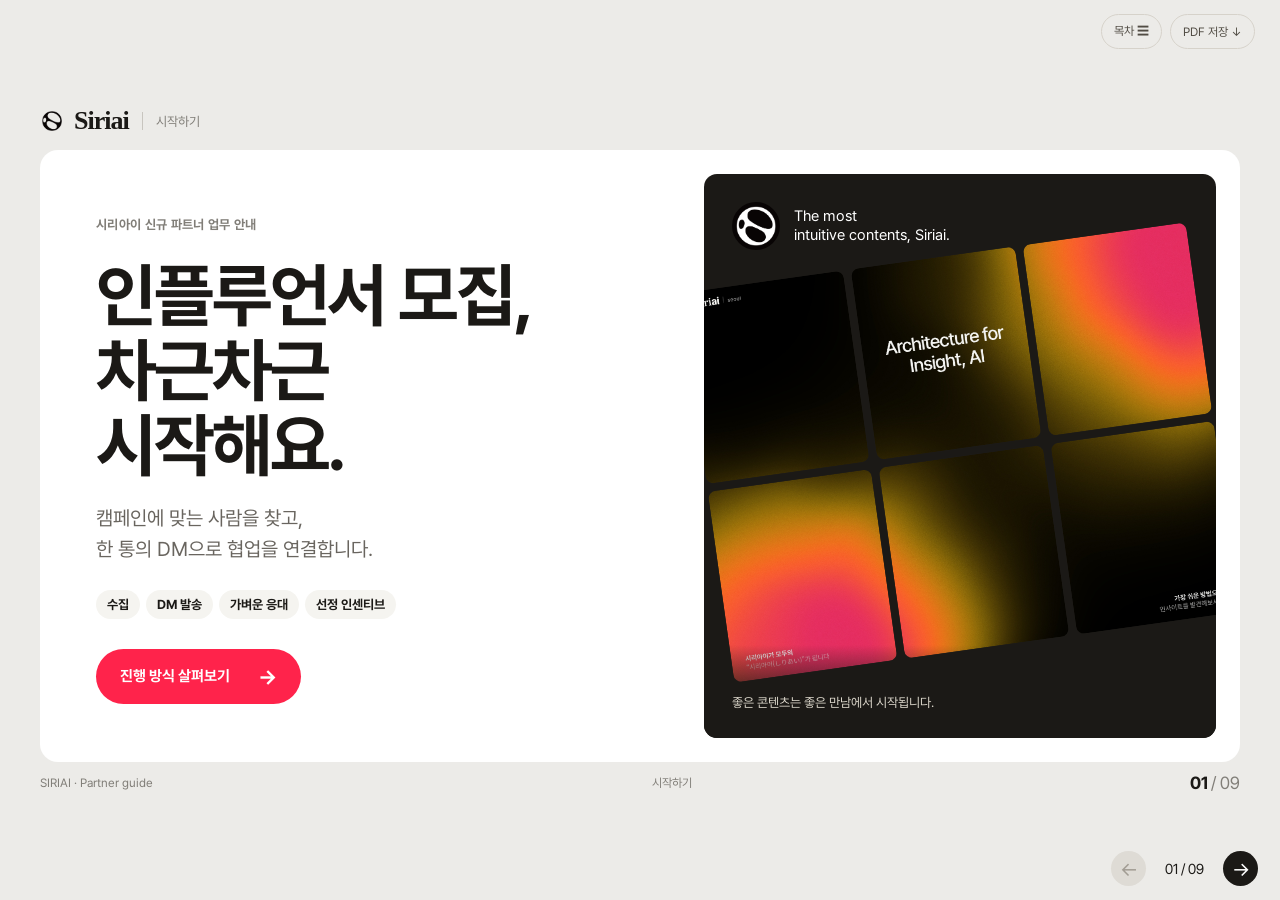
<file: dm-partner-guide/index.html>
<!doctype html><html lang="ko"><head><meta charset="utf-8"><meta name="viewport" content="width=device-width,initial-scale=1"><meta name="robots" content="noindex,nofollow"><meta name="description" content="시리아이 인플루언서 모집 파트너를 위한 수집·발송·응대·정산 안내"><meta name="theme-color" content="#ecebe8"><title>SIRIAI | 인플루언서 모집 파트너 안내</title><link rel="icon" href="assets/symbol.png"><link rel="stylesheet" href="style.css"></head><body>
<div class="controls"><button id="tocOpen" aria-label="목차 열기">목차 ☰</button><a href="guide.pdf" download>PDF 저장 ↓</a></div><main class="deck">
<section class="slide active" id="welcome" aria-label="1장 시작하기"><div class="paper cover"><div class="cover-copy"><p class="eyebrow">시리아이 신규 파트너 업무 안내</p><h1>인플루언서 모집,<br>차근차근<br>시작해요.</h1><p class="lead">캠페인에 맞는 사람을 찾고,<br>한 통의 DM으로 협업을 연결합니다.</p><div class="chips"><span>수집</span><span>DM 발송</span><span>가벼운 응대</span><span>선정 인센티브</span></div><button class="primary" data-go="1">진행 방식 살펴보기 <span>→</span></button></div><div class="cover-art"><div class="art-head"><img src="assets/symbol-white.png" alt=""><span>The most<br>intuitive contents, Siriai.</span></div><div class="asset-grid"><img src="assets/profile-1.jpg" alt="시리아이 프로필 이미지"><img src="assets/profile-2.jpg" alt=""><img src="assets/profile-3.jpg" alt=""><img src="assets/profile-4.jpg" alt=""><img src="assets/profile-5.jpg" alt=""><img src="assets/profile-6.jpg" alt=""></div><p class="art-foot">좋은 콘텐츠는 좋은 만남에서 시작됩니다.</p></div></div></section>
<section class="slide" id="process" aria-label="2장 진행 방식"><div class="paper"><div class="page-heading"><div><p class="eyebrow">업무의 전체 흐름</p><h2>찾고, 보내고,<br>협업으로 연결해요.</h2></div><div class="display-word">Together.</div></div><div class="flow"><div><small>01</small><h3>모집 가이드</h3><p>캠페인과 기준 확인</p></div><div><small>02</small><h3>인원 수집</h3><p>적합한 계정을 시트에 저장</p></div><div><small>03</small><h3>DM 발송</h3><p>제공된 양식으로 연락</p></div><div><small>04</small><h3>상태·특이사항</h3><p>발송 표시와 가벼운 응대</p></div><div><small>05</small><h3>수량·정산</h3><p>선정 인센티브 포함</p></div></div><div class="role-grid"><div class="role"><span class="tag">파트너가 진행해요</span><h3>수집 · 발송 · 기본 응대</h3><p>안내받은 기준에 맞는 인원을 찾고 DM을 보냅니다.<br>회신에 응대하고 필요한 내용을 시트에 남겨주세요.</p></div><div class="role dark"><span class="tag">시리아이가 함께해요</span><h3>캠페인 안내 · 어려운 문의 지원</h3><p>기준과 발송 문구를 전달하고, 애매한 상황을 함께 확인합니다.<br>최종 선정 이후의 상세 진행은 담당자가 별도로 안내합니다.</p></div></div><p class="bottom-note">캠페인별 조건과 일정은 단톡으로 전달드립니다. 안내된 일정 안에서 편한 시간에 진행해주세요.</p></div></section>
<section class="slide" id="account" aria-label="3장 계정 세팅"><div class="paper account-layout"><div><p class="eyebrow">계정 세팅</p><h2>처음 받는 DM도<br>알아볼 수 있도록.</h2><p class="lead">부계정으로 진행해도 괜찮습니다.<br>전달드린 로고와 자료로 프로필을 세팅해주세요.</p><div class="compact-list"><div><b>프로필 사진</b><p>첨부한 시리아이 로고를 사용합니다.</p></div><div><b>프로필 소개</b><p class="bio">The most<br>intuitive contents, Siriai.</p></div><div><b>프로필 링크</b><a href="https://link.siriai.co.kr/" target="_blank" rel="noopener">https://link.siriai.co.kr/ ↗</a></div></div><div class="text-links"><a href="downloads/profile-assets.zip" download>프로필 세팅자료 받기 ↓</a><a href="https://www.instagram.com/siriai_dowtori/" target="_blank" rel="noopener">실제 세팅 예시 보기 ↗</a></div></div><div class="profile-example"><p class="diagram-caption">프로필 구성 예시</p><div class="profile-ui"><div class="profile-top"><img src="assets/symbol-white.png" alt="시리아이 로고"><div><strong>siriai_dowtori</strong><div class="profile-stats"><span><b>6</b> 게시물</span><span>팔로워</span><span>팔로잉</span></div></div></div><p>The most<br>intuitive contents, Siriai.</p><a href="https://link.siriai.co.kr/">↗ link.siriai.co.kr</a><div class="profile-action">메시지</div><div class="profile-posts"><img src="assets/profile-1.jpg" alt="프로필용 이미지 1"><img src="assets/profile-2.jpg" alt="프로필용 이미지 2"><img src="assets/profile-3.jpg" alt="프로필용 이미지 3"><img src="assets/profile-4.jpg" alt="프로필용 이미지 4"><img src="assets/profile-5.jpg" alt="프로필용 이미지 5"><img src="assets/profile-6.jpg" alt="프로필용 이미지 6"></div></div><p class="small muted">제공 자료를 활용한 구성 예시입니다.</p></div></div></section>
<section class="slide" id="extension" aria-label="4장 설치와 옵션 열기"><div class="paper install-layout"><div><p class="eyebrow">크롬 확장프로그램 설치</p><h2>설치한 다음,<br>‘옵션’을 열어주세요.</h2><p class="lead">PC 크롬에서 설치하고,<br>아래 순서로 설정 화면까지 이동합니다.</p><ol class="setup-steps"><li><b>Chrome 웹 스토어에서 설치</b><p>아래 버튼 → ‘Chrome에 추가’<br>→ ‘확장 프로그램 추가’를 선택합니다.</p></li><li><b>확장프로그램의 ‘세부정보’ 열기</b><p>크롬 주소창에 <code>chrome://extensions</code> 입력<br>→ IG Lead Saver의 ‘세부정보’를 누릅니다.</p></li><li><b>아래로 내려 ‘확장 프로그램 옵션’ 클릭</b><p>오른쪽 화면에서 빨간 테두리로 표시한 항목입니다.<br>클릭하면 IG Lead Saver 설정 화면이 열립니다.</p></li></ol><a class="primary" href="https://chromewebstore.google.com/detail/ghakpcjppjjlcmfcalfklciejlbilonn" target="_blank" rel="noopener">Chrome 웹 스토어에서 설치 <span>↗</span></a></div><div class="options-walkthrough"><p class="diagram-caption">크롬 확장프로그램 세부정보 · 눌러서 크게 보기</p><a class="options-crop" href="assets/chrome-extension-options.png" target="_blank" rel="noopener" aria-label="확장 프로그램 옵션 화면 크게 보기"><img src="assets/chrome-extension-options.png" alt="크롬 세부정보 하단의 확장 프로그램 옵션 항목이 빨간색으로 표시된 실제 화면"></a><div class="option-pointer"><span>여기를 눌러주세요</span><b>확장 프로그램 옵션 ↗</b></div><div class="install-help"><b>설치 화면과 연결 설정은 달라요.</b><p>스토어에서 설치를 마쳤다면,<br>‘확장 프로그램 옵션’에서 구글시트를 연결합니다.</p></div><button class="outline" data-go="4">다음: 구글시트 연결하기 →</button></div></div></section>
<section class="slide" id="connect" aria-label="5장 구글시트 연결과 저장"><div class="paper connection-layout"><div><p class="eyebrow">처음 한 번만 설정하면 됩니다</p><h2>주소와 이름을 넣고,<br>캠페인을 선택해요.</h2><div class="url-copy-box"><div class="copy-heading"><b>Apps Script 웹앱 URL</b><button class="copy-button" type="button" data-copy-target="webAppUrl" aria-describedby="copyStatus">URL 복사하기</button><a class="print-copy-link" href="https://campagin-guides-un3g.vercel.app/dm-partner-guide/#connect">웹에서 URL 복사하기 ↗</a></div><textarea id="webAppUrl" readonly aria-label="복사할 Apps Script 웹앱 URL" spellcheck="false">https://script.google.com/macros/s/AKfycbwBAJOgMublrUMR21tnqtfGPTWDEuRQb-OAtTfRoKnxyD70yyrBRrUTGx1OtcjPwm88/exec</textarea><p id="copyStatus" class="copy-status" role="status" aria-live="polite">복사한 주소를 오른쪽 화면의 URL 칸에 붙여넣으세요.</p></div><ol class="connect-steps"><li><b>URL 붙여넣기 + 본인 이름 입력</b><p>‘연결 테스트’를 눌러 <strong>‘연결됨’</strong> 표시를 확인합니다.</p></li><li><b>캠페인 목록 새로고침 → 탭 선택</b><p>‘진행 중인 캠페인’ 오른쪽 <strong>↻</strong> 버튼을 누른 뒤,<br>단톡에서 안내받은 캠페인 탭을 선택합니다.</p></li><li><b>맨 아래 ‘설정 저장’ → 저장목록 불러오기</b><p>‘기본 상태’는 <strong>연락전</strong>으로 두고, 페이지 맨 아래에서 저장합니다.<br>위로 돌아와 ‘시트에서 저장목록 불러오기’를 누른 뒤<br>인스타그램 탭을 새로고침하면 준비 완료입니다.</p></li></ol></div><div class="connection-shot"><p class="diagram-caption">IG Lead Saver 실제 설정 화면 · 눌러서 크게 보기</p><a class="connection-crop" href="assets/ig-lead-saver-settings.png" target="_blank" rel="noopener" aria-label="연결 설정 화면 크게 보기"><img src="assets/ig-lead-saver-settings.png" alt="웹앱 URL, 저장자 이름, 캠페인 선택, 연결 테스트와 저장목록 불러오기 위치를 표시한 실제 설정 화면"></a><div class="settings-reminder"><b>화면 속 이름·캠페인은 예시입니다.</b><p>저장자에는 본인 이름을, 캠페인에는 안내받은 탭을 선택해주세요.<br>‘새 캠페인 이름’과 ‘탭 만들기’는 사용하지 않아도 됩니다.</p></div><p class="setup-trouble">‘연결됨’이 안 나오면 주소 끝의 <strong>/exec</strong>와 앞뒤 공백을 확인해주세요.<br>그래도 어렵다면 화면을 캡처해 단톡에 남겨주세요.</p></div></div></section>
<section class="slide" id="collect" aria-label="6장 인플루언서 수집"><div class="paper"><div class="page-heading"><div><p class="eyebrow">모집 가이드에 맞춰 수집하기</p><h2>많이 담기보다,<br>맞는 사람을 찾아요.</h2></div><p class="heading-side">캠페인마다 모집 조건이 다릅니다.<br>그때 전달드린 기준과 레퍼런스를 확인해주세요.</p></div><div class="collection-grid"><div class="collection-path"><div><span>1</span><h3>조건·참고 계정 확인</h3><p>팔로워 구간, 콘텐츠 분야, 기존 광고 경험,<br>영상 완성도와 캠페인 분위기를 살펴봅니다.</p></div><div><span>2</span><h3>참고 브랜드의 ‘태그됨’ 탐색</h3><p>협업 콘텐츠에서 적합한 인원을 찾습니다.<br>필요하면 프로필과 실제 릴스도 확인해주세요.</p></div><div><span>3</span><h3>‘시트에 저장’ 클릭</h3><p>저장자 이름과 캠페인 탭을 확인한 뒤 저장합니다.<br>프로필 정보가 선택한 탭에 들어갑니다.</p></div></div><div class="saved-panel"><p class="diagram-caption">확장프로그램의 저장 표시</p><div class="save-row"><span class="save-state fresh">+ 시트에 저장</span><div><b>아직 저장하지 않은 계정</b><p>조건을 살펴보고 적합하면 저장해주세요.</p></div></div><div class="save-row"><span class="save-state saved">✓ 저장됨</span><div><b>현재 캠페인에 이미 저장</b><p>같은 사람을 중복으로 담지 않습니다.</p></div></div><div class="save-row"><span class="save-state history">! 기존 접촉</span><div><b>이전에 접촉한 이력이 있어요</b><p>캠페인별 중복 제외 기준을 확인해주세요.</p></div></div><div class="support-note"><strong>조건에 맞는 인원을 찾기 어렵다면?</strong><p>수량을 채우려고 기준을 임의로 바꾸기보다<br>단톡에 알려주세요. 기준 조정이나 수집을 함께 도와드립니다.</p></div></div></div></div></section>
<section class="slide" id="send" aria-label="7장 DM 발송과 시트 표기"><div class="paper"><div class="page-heading"><div><p class="eyebrow">구글시트에서 대상 확인 후 발송</p><h2>문구는 구간에 맞게,<br>발송 후에는 표시까지.</h2></div><a class="outline" href="https://docs.google.com/spreadsheets/d/1S1ChA4nKEcOvDdv5Hpw34DLwsGuV3k8jz4-6y8i3fH8/edit?gid=2040985359#gid=2040985359" target="_blank" rel="noopener">진행 시트 열기 ↗</a></div><div class="send-instructions"><div><span>1</span><p><b>캠페인 탭 확인</b><br>안내받은 탭의 발송 대상 확인</p></div><div><span>2</span><p><b>맞는 DM 양식 선택</b><br>해당 캠페인의 팔로워·고료 기준 적용</p></div><div><span>3</span><p><b>DM 발송 후 상태 변경</b><br>발송 완료 표시, 문의·특이사항 기록</p></div></div><div class="sheet-example"><div class="sheet-toolbar"><span class="sheet-icon">▦</span><b>캠페인 진행 시트</b><small>입력 예시 · 실제 인원 정보가 아닙니다</small></div><div class="table-scroll"><table><thead><tr><th>저장자</th><th>사용자명</th><th>팔로워</th><th class="accent-head">상태</th><th class="accent-head">비고</th></tr></thead><tbody><tr><td>본인 이름</td><td>@creator_a</td><td>8,500</td><td><span class="status-chip">DM 발송 ⌄</span></td><td>—</td></tr><tr><td>본인 이름</td><td>@creator_b</td><td>23,000</td><td><span class="status-chip">DM 발송 ⌄</span></td><td><b class="red">희망 고료 15만 원 / 조정 요청</b></td></tr><tr><td>본인 이름</td><td>@creator_c</td><td>12,000</td><td><span class="status-chip pending">연락전 ⌄</span></td><td>—</td></tr></tbody></table></div><div class="sheet-tabs"><span>＋</span><b>안내받은 캠페인 탭 ⌄</b><span>다른 캠페인</span></div></div><div class="sheet-callouts"><p><b>상태</b> 보낸 사람은 ‘DM 발송’ 등 시트의 발송 완료 상태로 변경합니다.</p><p><b>비고</b> 희망 고료와 추가 확인이 필요한 내용을 간단히 남깁니다.</p></div><p class="bottom-note">DM 문구에는 기본 제안 고료가 적혀 있습니다. 고료 구간은 캠페인마다 달라질 수 있습니다.</p></div></section>
<section class="slide" id="reply" aria-label="8장 문의 응대"><div class="paper"><div class="page-heading"><div><p class="eyebrow">어려운 사항은 시리아이가 서포트합니다</p><h2>답할 수 있는 건 가볍게,<br>애매한 건 같이 확인해요.</h2></div><div class="display-word smaller">We help.</div></div><div class="reply-layout"><div class="reply-rules"><div><span>기본 문의</span><h3>전달받은 내용으로 안내</h3><p>캠페인 설명과 DM, 지원서에 안내된 내용을 기준으로<br>기본적인 문의에 답변해주세요.</p></div><div><span>고료 조정 요청</span><h3>희망 고료 확인 → 비고에 기록</h3><p>기본 제안금액과 다른 고료를 희망하면 금액을 확인해<br>기록하고 공유해주세요. 조정을 확정해 안내하지 않습니다.</p></div><div><span>판단이 어려운 문의</span><h3>계정과 질문을 단톡에 공유</h3><p>일정·제작 조건 변경 등 추가 판단이 필요하면<br>단톡에서 확인 후 안내해주세요.</p></div></div><div class="chat-example"><p class="diagram-caption light">고료 조정 요청 응대 예시</p><div class="bubble incoming">좋은 제안 감사합니다!<br>혹시 고료 조정도 가능할까요?</div><div class="bubble outgoing">희망하시는 고료를 알려주시면<br>함께 전달드리겠습니다 :)<br>최종 진행 여부는 선정 후 안내드립니다.</div><div class="chat-record"><small>시트 비고에 기록</small><b>희망 고료 ○만 원 / 조정 요청</b></div><div class="selection-note"><b>신청 ≠ 최종 선정</b><p>선정된 인원에게는 담당자가 별도로 연락합니다.<br>선정·방문·촬영 여부가 불분명하면 확인 후 답변해주세요.</p></div></div></div></div></section>
<section class="slide" id="payment" aria-label="9장 보수와 시작 자료"><div class="paper payment-layout"><div><p class="eyebrow">보수와 정산</p><h2>보낸 만큼 기본 보수,<br>선정되면 인센티브.</h2><div class="price-row"><div><small>대상 선별 및 유효 DM 발송 1건</small><div class="price">300<span>원</span></div></div><b class="price-plus">+</b><div><small>모집 인원의 최종 선정 1명</small><div class="price red">2,000<span>원</span></div></div></div><div class="math-example"><span>정산 예시</span><p>유효 발송 100건 × 300원<br>+ 최종 선정 5명 × 2,000원</p><strong>40,000<small>원</small></strong></div><p class="small muted">금액은 세전 기준입니다. 월 1회, 계약서에 정한 기준과 지급일에 따라 정산합니다.<br>단순 지원이 아닌 최종 선정 인원에 대해 인센티브가 추가됩니다.</p></div><div class="resources dark"><p class="eyebrow">시작할 때 필요한 자료</p><h3>아래에서 바로<br>확인해주세요.</h3><a href="https://docs.google.com/spreadsheets/d/1S1ChA4nKEcOvDdv5Hpw34DLwsGuV3k8jz4-6y8i3fH8/edit?gid=2040985359#gid=2040985359" target="_blank" rel="noopener"><span>진행 시트</span><b>↗</b></a><a href="https://chromewebstore.google.com/detail/ghakpcjppjjlcmfcalfklciejlbilonn" target="_blank" rel="noopener"><span>Chrome 웹 스토어에서 설치</span><b>↗</b></a><a href="downloads/profile-assets.zip" download><span>프로필 세팅자료</span><b>↓</b></a><a href="https://www.instagram.com/siriai_dowtori/" target="_blank" rel="noopener"><span>프로필 세팅 예시</span><b>↗</b></a><div class="end-note"><b>궁금한 점은 단톡에 남겨주세요 :)</b><p>캠페인별 가이드·DM 문구·연결 주소는 별도로 안내드립니다.<br>공유받은 시트와 인원 정보는 업무 목적으로만 사용해주세요.</p></div></div></div></section>
</main><nav class="pagination" aria-label="페이지 이동"><button id="prev" aria-label="이전 장">←</button><span id="counter" aria-live="polite">01 / 09</span><button id="next" aria-label="다음 장">→</button></nav><dialog id="toc"><div class="toc-head"><h2>목차</h2><button id="tocClose" aria-label="목차 닫기">×</button></div><div class="toc-links"></div></dialog><script src="app.js"></script></body></html>
</file>
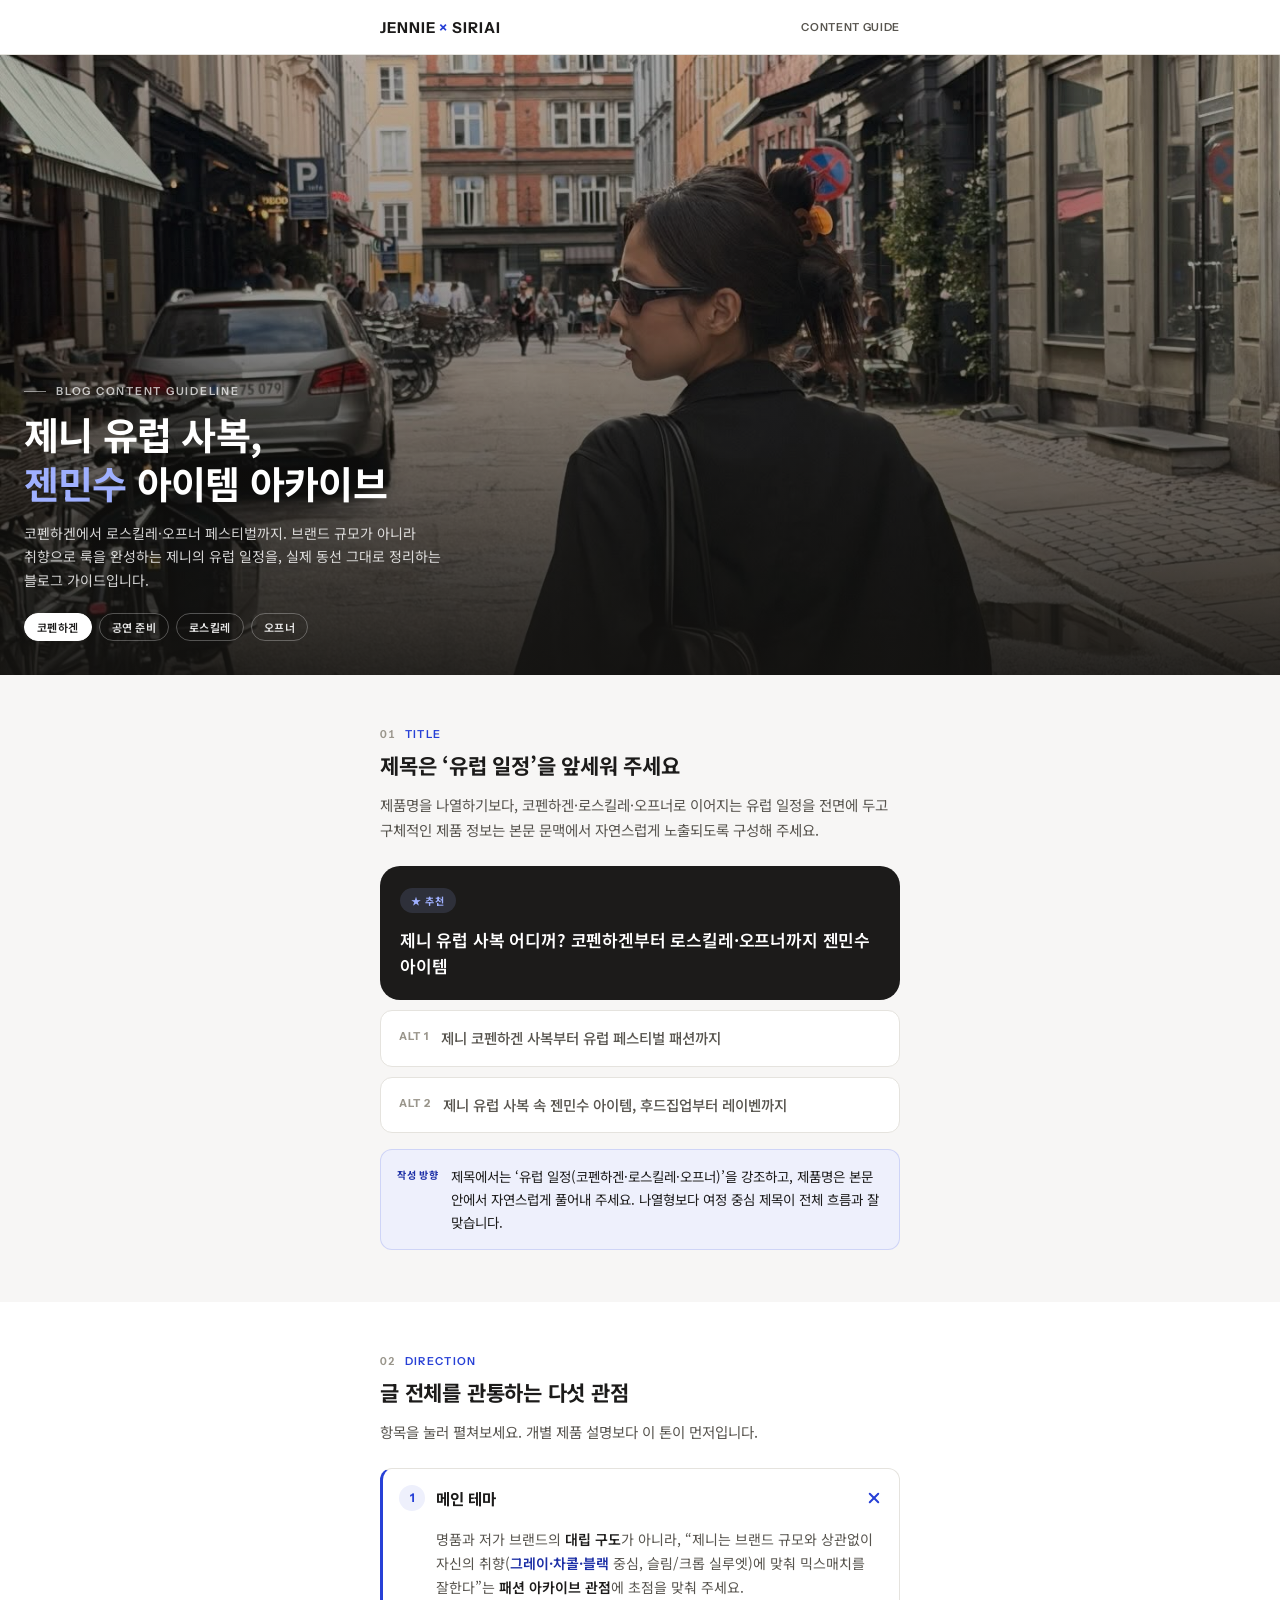
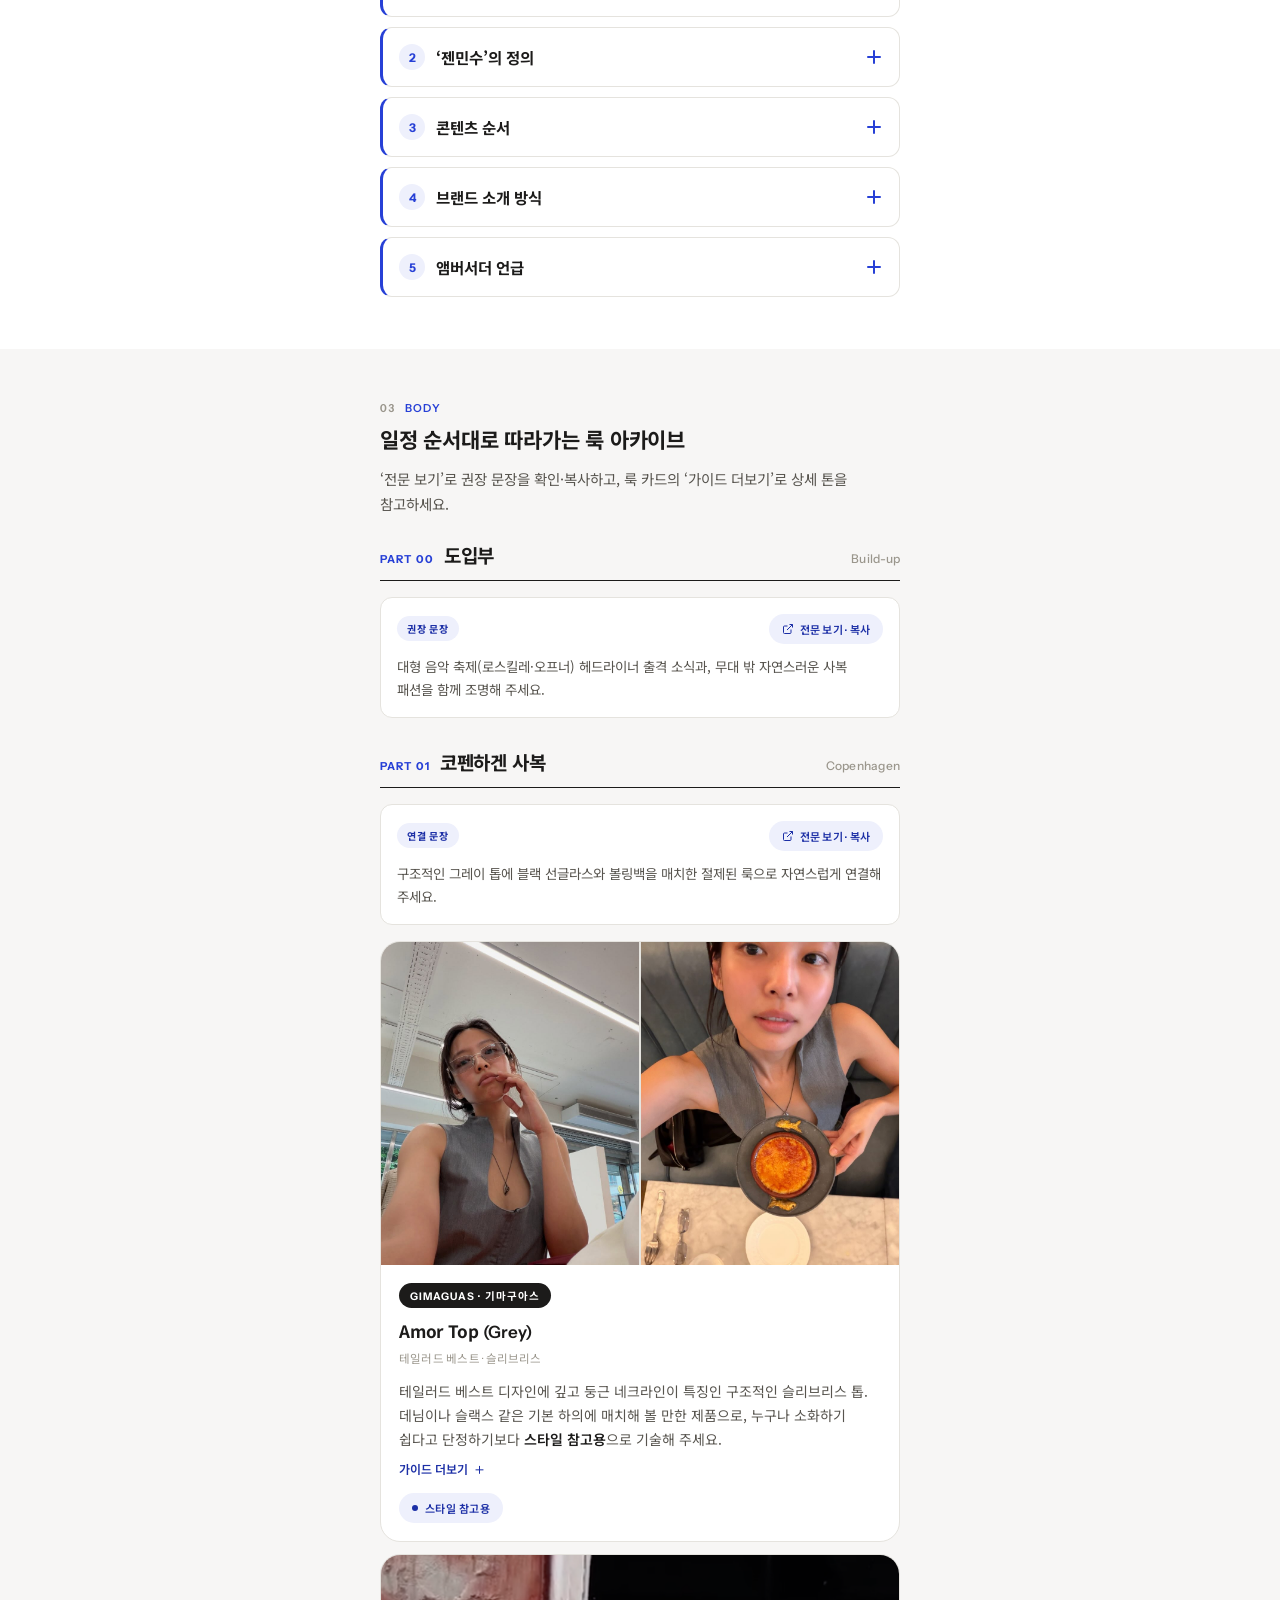
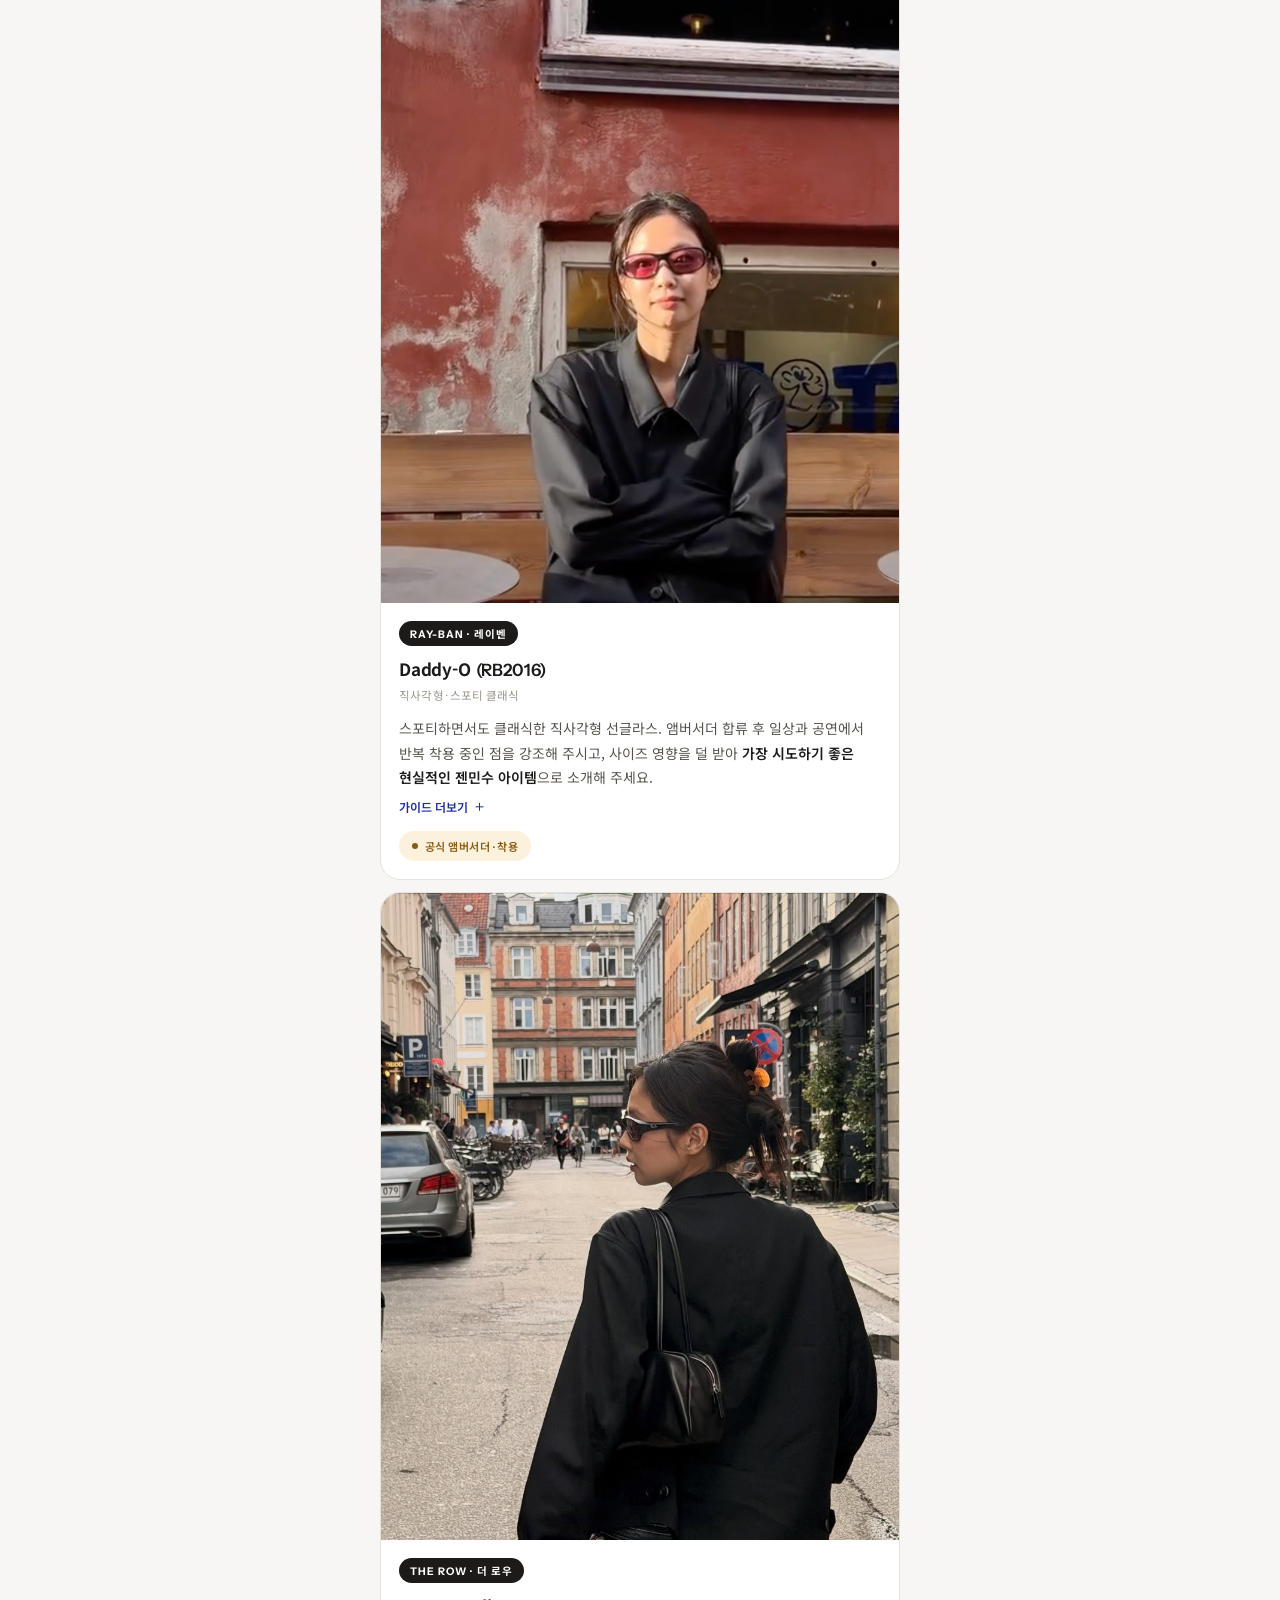
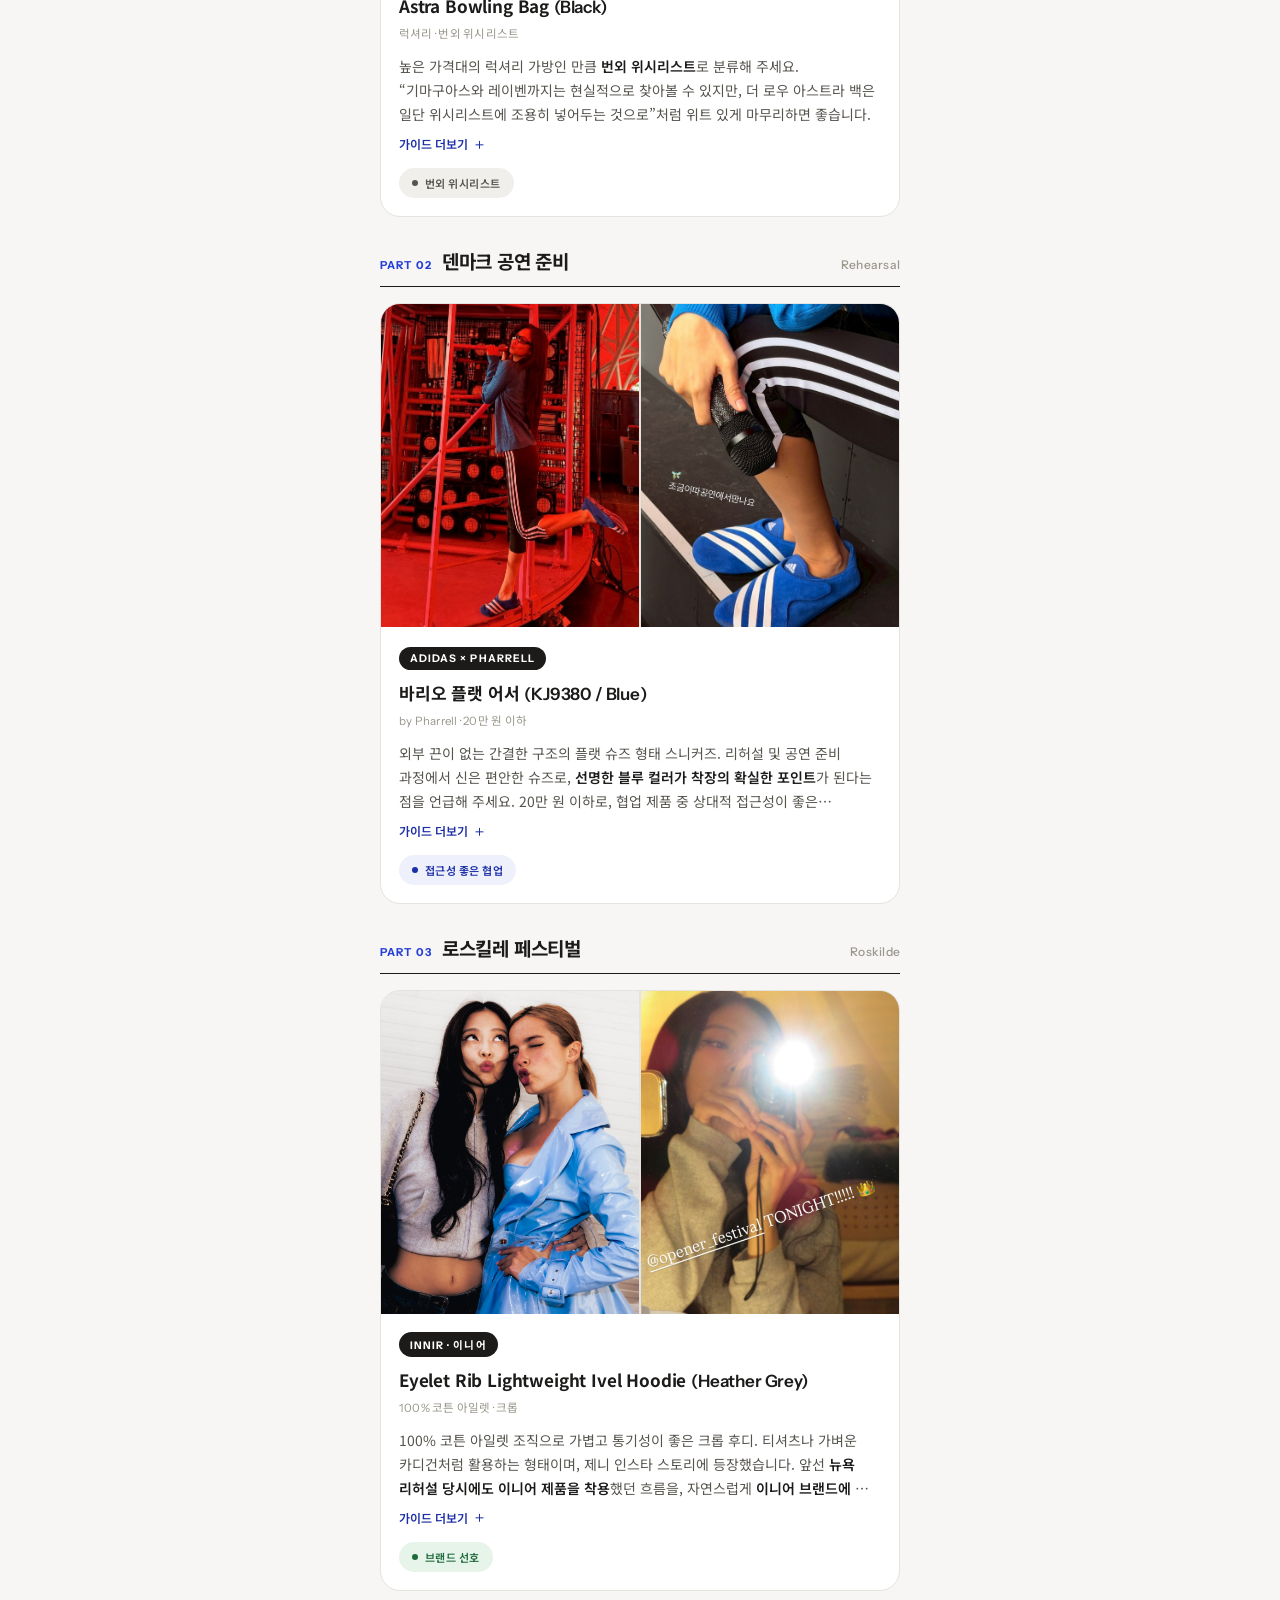
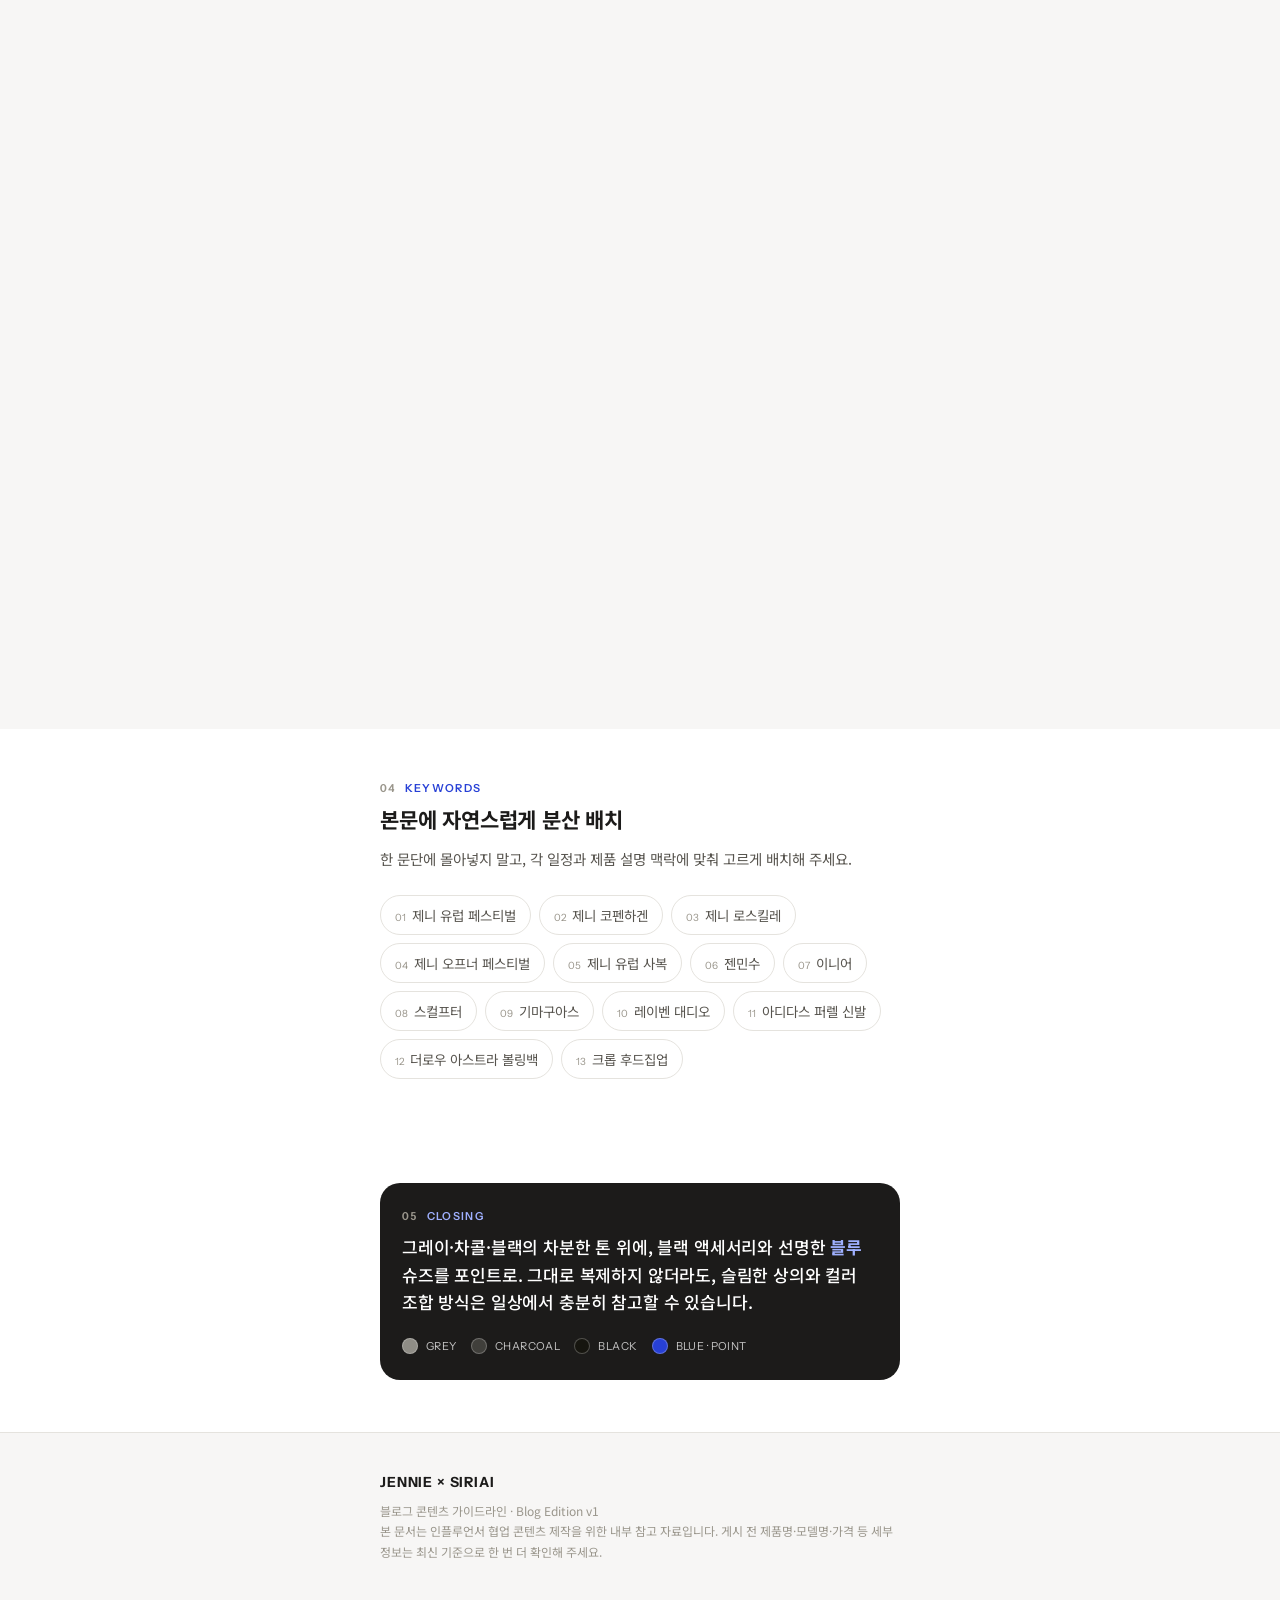
<file: jennie-europe/index.html>
<!DOCTYPE html>
<html lang="ko">
<head>
  <meta charset="UTF-8">
  <meta name="viewport" content="width=device-width, initial-scale=1.0">
  <title>제니 유럽 사복 젠민수 아이템 — 블로그 콘텐츠 가이드 | SIRIAI</title>
  <meta name="description" content="제니 유럽 페스티벌 일정(코펜하겐·로스킬레·오프너) 사복 아카이브 블로그 콘텐츠 가이드라인.">

  <link rel="preconnect" href="https://fonts.googleapis.com">
  <link rel="preconnect" href="https://fonts.gstatic.com" crossorigin>
  <link href="https://fonts.googleapis.com/css2?family=Instrument+Sans:wght@400;500;600;700&family=Noto+Sans+KR:wght@400;500;600;700&display=swap" rel="stylesheet">

  <style>
    /* ============================================================
       DESIGN TOKENS  ·  SIRIAI house style
    ============================================================ */
    :root {
      --blue:        #2740d6;
      --blue-soft:   #eef0fc;
      --blue-dark:   #1c2fa6;

      --white:       #ffffff;
      --bg:          #f7f6f5;
      --bg-2:        #f1efec;
      --ink:         #1c1b1a;
      --ink-mid:     #57544e;
      --ink-light:   #9a968c;
      --border:      #e5e3de;

      --font-display: 'Instrument Sans', 'Noto Sans KR', sans-serif;
      --font-body:    'Noto Sans KR', 'Apple SD Gothic Neo', sans-serif;

      --space-md:  24px;
      --space-lg:  40px;

      --radius-sm:   8px;
      --radius-md:   12px;
      --radius-lg:   20px;
      --radius-pill: 999px;

      --ease:     cubic-bezier(0.4, 0, 0.2, 1);
      --dur-fast: 160ms;
    }

    *, *::before, *::after { box-sizing: border-box; margin: 0; padding: 0; }
    html { scroll-behavior: smooth; }
    body {
      font-family: var(--font-body);
      font-size: 15px; color: var(--ink); background: var(--white);
      -webkit-font-smoothing: antialiased; word-break: keep-all; overflow-wrap: break-word;
    }
    body.no-scroll { overflow: hidden; }
    img { display: block; max-width: 100%; }
    button { font-family: inherit; }
    .container { width: 100%; max-width: 560px; margin: 0 auto; padding: 0 20px; }

    /* ============================================================
       PROGRESS + HEADER
    ============================================================ */
    .read-bar { position: fixed; top: 0; left: 0; height: 3px; width: 0%; background: var(--blue); z-index: 200; transition: width 120ms linear; }
    .site-header { position: sticky; top: 0; z-index: 100; background: rgba(255,255,255,0.9); backdrop-filter: blur(10px); border-bottom: 1px solid var(--border); }
    .site-header .container { display: flex; align-items: center; justify-content: space-between; height: 54px; }
    .brand-wordmark { font-family: var(--font-display); font-size: 15px; font-weight: 700; letter-spacing: 0.06em; color: var(--ink); text-transform: uppercase; }
    .brand-wordmark span { color: var(--blue); }
    .header-badge { font-family: var(--font-display); font-size: 11px; font-weight: 600; letter-spacing: 0.06em; color: var(--ink-mid); text-transform: uppercase; }

    /* ============================================================
       HERO
    ============================================================ */
    .hero-section { position: relative; overflow: hidden; background: var(--ink); }
    .hero-image { width: 100%; height: 78vh; max-height: 620px; min-height: 460px; object-fit: cover; object-position: center 32%; opacity: 0.9; }
    .hero-overlay { position: absolute; inset: 0; background: linear-gradient(to bottom, rgba(20,19,17,0.15) 0%, rgba(20,19,17,0.35) 45%, rgba(20,19,17,0.9) 100%); }
    .hero-content { position: absolute; left: 0; right: 0; bottom: 0; padding: 34px 24px; color: var(--white); }
    .hero-eyebrow { font-family: var(--font-display); font-size: 11px; font-weight: 600; letter-spacing: 0.16em; text-transform: uppercase; color: rgba(255,255,255,0.72); margin-bottom: 12px; display: flex; align-items: center; gap: 10px; }
    .hero-eyebrow::before { content:''; width: 22px; height: 1px; background: currentColor; opacity: .7; }
    .hero-title { font-size: clamp(27px, 7.5vw, 38px); font-weight: 700; line-height: 1.28; letter-spacing: -0.02em; margin-bottom: 14px; }
    .hero-title b { color: #9fb0ff; font-weight: 700; }
    .hero-subtitle { font-size: 14px; color: rgba(255,255,255,0.82); line-height: 1.7; max-width: 30em; }
    .hero-route { display: flex; flex-wrap: wrap; gap: 7px; margin-top: 20px; }
    .hero-route span { font-family: var(--font-display); font-size: 11px; font-weight: 600; letter-spacing: 0.04em; color: rgba(255,255,255,0.9); border: 1px solid rgba(255,255,255,0.28); border-radius: var(--radius-pill); padding: 5px 12px; }
    .hero-route span.on { background: var(--white); color: var(--ink); border-color: var(--white); }

    /* ============================================================
       SECTION PRIMITIVES
    ============================================================ */
    .section { padding: var(--space-lg) 0; }
    .section.alt { background: var(--bg); }
    .section-eyebrow { font-family: var(--font-display); font-size: 11px; font-weight: 600; letter-spacing: 0.12em; text-transform: uppercase; color: var(--blue); margin-bottom: 10px; display: flex; align-items: center; gap: 8px; }
    .section-eyebrow .no { font-variant-numeric: tabular-nums; color: var(--ink-light); }
    .section-title { font-size: 21px; font-weight: 700; color: var(--ink); margin-bottom: 12px; line-height: 1.36; letter-spacing: -0.01em; }
    .section-body { font-size: 14.5px; color: var(--ink-mid); line-height: 1.75; margin-bottom: var(--space-md); }

    /* ============================================================
       TITLE PICKS
    ============================================================ */
    .pick-rec { background: var(--ink); color: var(--white); border-radius: var(--radius-lg); padding: 22px 20px; }
    .pick-rec .flag { display: inline-flex; align-items: center; gap: 6px; font-family: var(--font-display); font-size: 10px; font-weight: 700; letter-spacing: 0.1em; text-transform: uppercase; color: #9fb0ff; background: rgba(159,176,255,0.14); border-radius: var(--radius-pill); padding: 5px 11px; margin-bottom: 14px; }
    .pick-rec .txt { font-size: 17px; font-weight: 600; line-height: 1.5; letter-spacing: -0.01em; }
    .pick-alt { background: var(--white); border: 1px solid var(--border); border-radius: var(--radius-md); padding: 16px 18px; margin-top: 10px; display: flex; gap: 13px; align-items: flex-start; }
    .pick-alt .k { font-family: var(--font-display); font-size: 11px; font-weight: 700; letter-spacing: 0.06em; color: var(--ink-light); flex-shrink: 0; padding-top: 2px; }
    .pick-alt .v { font-size: 14.5px; font-weight: 500; color: var(--ink-mid); line-height: 1.55; }

    .note { display: flex; gap: 12px; margin-top: 16px; background: var(--blue-soft); border: 1px solid rgba(39,64,214,0.16); border-radius: var(--radius-md); padding: 15px 16px; }
    .note .tag { font-family: var(--font-display); font-size: 10px; font-weight: 700; letter-spacing: 0.08em; text-transform: uppercase; color: var(--blue-dark); flex-shrink: 0; padding-top: 2px; }
    .note .body { font-size: 13.5px; color: var(--ink); line-height: 1.7; }

    /* ============================================================
       ACCORDION  (핵심 관점)
    ============================================================ */
    .acc { background: var(--white); border: 1px solid var(--border); border-left: 3px solid var(--blue); border-radius: var(--radius-md); overflow: hidden; }
    .acc + .acc { margin-top: 10px; }
    .acc-trigger { width: 100%; display: flex; align-items: center; gap: 11px; padding: 16px; background: none; border: none; cursor: pointer; text-align: left; }
    .acc-no { font-family: var(--font-display); font-size: 12px; font-weight: 700; color: var(--blue); background: var(--blue-soft); border-radius: var(--radius-pill); width: 26px; height: 26px; display: flex; align-items: center; justify-content: center; flex-shrink: 0; }
    .acc-label { flex: 1; font-size: 15.5px; font-weight: 700; color: var(--ink); }
    .acc-ico { position: relative; width: 18px; height: 18px; flex-shrink: 0; transition: transform 0.32s var(--ease); }
    .acc-ico::before, .acc-ico::after { content: ''; position: absolute; background: var(--blue); border-radius: 2px; }
    .acc-ico::before { top: 8px; left: 2px; right: 2px; height: 2px; }
    .acc-ico::after  { left: 8px; top: 2px; bottom: 2px; width: 2px; }
    .acc.open .acc-ico { transform: rotate(135deg); }
    .acc-panel { max-height: 0; overflow: hidden; transition: max-height 0.4s var(--ease); }
    .acc.open .acc-panel { max-height: 520px; }
    .acc-inner { padding: 0 16px 17px 53px; font-size: 14px; color: var(--ink-mid); line-height: 1.72; }
    .acc-inner b { color: var(--ink); font-weight: 600; }
    .acc-inner .hl { color: var(--blue-dark); font-weight: 600; }
    @media (max-width: 400px){ .acc-inner { padding-left: 16px; } }

    /* ============================================================
       ITINERARY / LOOK CARDS
    ============================================================ */
    .stop { margin-bottom: 30px; }
    .stop:last-child { margin-bottom: 0; }
    .stop-head { display: flex; align-items: baseline; gap: 10px; flex-wrap: wrap; padding-bottom: 12px; margin-bottom: 16px; border-bottom: 1.5px solid var(--ink); }
    .stop-step { font-family: var(--font-display); font-size: 11px; font-weight: 700; letter-spacing: 0.1em; text-transform: uppercase; color: var(--blue); }
    .stop-city { font-size: 19px; font-weight: 700; letter-spacing: -0.01em; }
    .stop-place { font-family: var(--font-display); font-size: 12px; font-weight: 500; color: var(--ink-light); letter-spacing: 0.02em; margin-left: auto; }

    /* ---------- recommended-sentence card (opens modal) ---------- */
    .refq { background: var(--bg); border: 1px solid var(--border); border-radius: var(--radius-md); padding: 16px; margin-bottom: 16px; }
    .section.alt .refq { background: var(--white); }
    .refq-bar { display: flex; align-items: center; justify-content: space-between; gap: 10px; margin-bottom: 11px; }
    .qtag { display: inline-block; font-family: var(--font-display); font-size: 10px; font-weight: 700; letter-spacing: 0.08em; text-transform: uppercase; color: var(--blue-dark); background: var(--blue-soft); border-radius: var(--radius-pill); padding: 5px 10px; }
    .refq-open { display: inline-flex; align-items: center; gap: 6px; font-family: var(--font-display); font-size: 11px; font-weight: 600; letter-spacing: 0.02em; color: var(--blue-dark); background: var(--blue-soft); border: none; border-radius: var(--radius-pill); padding: 7px 13px; cursor: pointer; white-space: nowrap; transition: background var(--dur-fast) var(--ease), color var(--dur-fast) var(--ease); }
    .refq-open svg { width: 12px; height: 12px; }
    .refq-open:hover { background: var(--blue); color: var(--white); }
    .refq-lead { font-size: 13.5px; color: var(--ink-mid); line-height: 1.72; }

    /* ---------- look cards ---------- */
    .look { background: var(--white); border: 1px solid var(--border); border-radius: var(--radius-lg); overflow: hidden; margin-bottom: 12px; }
    .look:last-child { margin-bottom: 0; }
    .look-media { display: grid; grid-template-columns: 1fr; gap: 2px; background: var(--border); }
    .look-media.two { grid-template-columns: 1fr 1fr; }
    .look-media img { width: 100%; height: 100%; object-fit: cover; aspect-ratio: 4/5; background: var(--bg-2); }
    .look-body { padding: 18px; }
    .look-brand { display: inline-flex; align-items: center; font-family: var(--font-display); font-size: 10.5px; font-weight: 700; letter-spacing: 0.1em; text-transform: uppercase; background: var(--ink); color: var(--white); border-radius: var(--radius-pill); padding: 5px 11px; margin-bottom: 12px; }
    .look-name { font-size: 17px; font-weight: 700; line-height: 1.35; letter-spacing: -0.01em; }
    .look-name .lat { font-family: var(--font-display); font-weight: 600; }
    .look-meta { font-family: var(--font-display); font-size: 11.5px; color: var(--ink-light); margin-top: 6px; letter-spacing: 0.02em; }
    .look-desc { font-size: 14px; color: var(--ink-mid); line-height: 1.72; margin-top: 13px; }
    .look-desc b { color: var(--ink); font-weight: 600; }
    .look-desc.clamp { display: -webkit-box; -webkit-line-clamp: 3; -webkit-box-orient: vertical; overflow: hidden; }
    .more-btn { margin-top: 9px; font-family: var(--font-display); font-size: 12px; font-weight: 600; letter-spacing: 0.02em; color: var(--blue-dark); background: none; border: none; padding: 0; cursor: pointer; display: inline-flex; align-items: center; gap: 5px; }
    .more-btn::after { content: '＋'; font-size: 11px; }
    .more-btn.open::after { content: '－'; }
    .pill { display: inline-flex; align-items: center; gap: 7px; margin-top: 15px; font-family: var(--font-display); font-size: 11px; font-weight: 600; letter-spacing: 0.04em; border-radius: var(--radius-pill); padding: 7px 13px; }
    .pill::before { content:''; width: 6px; height: 6px; border-radius: 50%; background: currentColor; }
    .pill.ref   { color: var(--blue-dark); background: var(--blue-soft); }
    .pill.amb   { color: #8a5a10; background: #fbf1dc; }
    .pill.wish  { color: var(--ink-mid); background: var(--bg-2); }
    .pill.daily { color: #1f6a3b; background: #e6f4ea; }
    .pill-row { display: flex; align-items: center; justify-content: space-between; gap: 12px; }

    /* ============================================================
       KEYWORDS
    ============================================================ */
    .kw-wrap { display: flex; flex-wrap: wrap; gap: 8px; }
    .kw { font-size: 13.5px; color: var(--ink-mid); background: var(--white); border: 1px solid var(--border); border-radius: var(--radius-pill); padding: 9px 14px; transition: all var(--dur-fast) var(--ease); }
    .kw .n { font-family: var(--font-display); font-size: 10px; color: var(--ink-light); margin-right: 6px; }
    .kw:hover { background: var(--ink); color: var(--white); border-color: var(--ink); }
    .kw:hover .n { color: rgba(255,255,255,0.6); }

    /* ============================================================
       CLOSING
    ============================================================ */
    .closing-card { background: var(--ink); color: var(--white); border-radius: var(--radius-lg); padding: 26px 22px; }
    .closing-card .section-eyebrow { color: #9fb0ff; }
    .closing-card .txt { font-size: 17px; line-height: 1.62; font-weight: 500; letter-spacing: -0.01em; }
    .closing-card .txt b { color: #9fb0ff; font-weight: 700; }
    .tones { display: flex; gap: 14px; margin-top: 22px; flex-wrap: wrap; }
    .tone { display: flex; align-items: center; gap: 8px; font-family: var(--font-display); font-size: 11px; letter-spacing: 0.04em; color: rgba(255,255,255,0.75); text-transform: uppercase; }
    .tone i { width: 16px; height: 16px; border-radius: 50%; border: 1px solid rgba(255,255,255,0.25); }

    /* ============================================================
       FOOTER
    ============================================================ */
    .site-footer { padding: var(--space-lg) 0; background: var(--bg); border-top: 1px solid var(--border); }
    .site-footer .container { display: flex; flex-direction: column; gap: 10px; }
    .footer-brand { font-family: var(--font-display); font-size: 14px; font-weight: 700; letter-spacing: 0.06em; text-transform: uppercase; color: var(--ink); }
    .footer-copy { font-size: 12px; color: var(--ink-light); line-height: 1.7; }

    /* ============================================================
       MODAL (문장 전문 · 복사)
    ============================================================ */
    .modal-overlay { position: fixed; inset: 0; z-index: 500; display: flex; align-items: flex-end; justify-content: center; background: rgba(20,19,17,0.5); backdrop-filter: blur(3px); opacity: 0; visibility: hidden; transition: opacity 0.3s var(--ease), visibility 0.3s var(--ease); }
    .modal-overlay.open { opacity: 1; visibility: visible; }
    .modal { background: var(--white); width: 100%; max-width: 560px; max-height: 88vh; border-radius: 20px 20px 0 0; display: flex; flex-direction: column; transform: translateY(24px); transition: transform 0.35s var(--ease); }
    .modal-overlay.open .modal { transform: none; }
    .modal-head { display: flex; align-items: center; justify-content: space-between; gap: 12px; padding: 20px 20px 14px; border-bottom: 1px solid var(--border); }
    .modal-title { font-size: 16px; font-weight: 700; letter-spacing: -0.01em; }
    .modal-x { width: 32px; height: 32px; border-radius: 50%; background: var(--bg); border: none; cursor: pointer; font-size: 13px; color: var(--ink-mid); flex-shrink: 0; transition: background var(--dur-fast) var(--ease); }
    .modal-x:hover { background: var(--border); }
    .modal-body { padding: 18px 20px; overflow-y: auto; -webkit-overflow-scrolling: touch; }
    .modal-body .lead { font-size: 13px; color: var(--ink-mid); line-height: 1.6; margin-bottom: 14px; padding-bottom: 14px; border-bottom: 1px dashed var(--border); }
    .modal-body p.q { font-size: 15px; line-height: 1.88; color: var(--ink); }
    .modal-body p.q + p.q { margin-top: 1em; }
    .modal-foot { padding: 14px 20px 20px; border-top: 1px solid var(--border); }
    .btn-copy { width: 100%; padding: 15px; background: var(--ink); color: var(--white); border: none; border-radius: var(--radius-md); font-family: var(--font-display); font-size: 14px; font-weight: 600; letter-spacing: 0.02em; cursor: pointer; transition: background 0.2s var(--ease); display: inline-flex; align-items: center; justify-content: center; gap: 8px; }
    .btn-copy:hover { background: #000; }
    .btn-copy.done { background: var(--blue); }
    @media (min-width: 600px) {
      .modal-overlay { align-items: center; padding: 24px; }
      .modal { border-radius: var(--radius-lg); }
    }

    /* ============================================================
       REVEAL + RESPONSIVE
    ============================================================ */
    .reveal { opacity: 0; transform: translateY(16px); transition: opacity 0.7s var(--ease), transform 0.7s var(--ease); }
    .reveal.in { opacity: 1; transform: none; }
    @media (prefers-reduced-motion: reduce) { .reveal { opacity: 1; transform: none; transition: none; } html { scroll-behavior: auto; } .acc-panel { transition: none; } }
    @media (min-width: 600px) {
      .section { padding: 52px 0; }
    }
  </style>
</head>
<body>

  <div class="read-bar" id="readbar"></div>

  <header class="site-header">
    <div class="container">
      <div class="brand-wordmark">JENNIE<span> × </span>SIRIAI</div>
      <div class="header-badge">Content Guide</div>
    </div>
  </header>

  <!-- Hero -->
  <section class="hero-section">
    <img class="hero-image" src="assets/images/therow-1.jpg" alt="코펜하겐 거리를 걷는 제니">
    <div class="hero-overlay"></div>
    <div class="hero-content">
      <p class="hero-eyebrow">Blog Content Guideline</p>
      <h1 class="hero-title">제니 유럽 사복,<br><b>젠민수</b> 아이템 아카이브</h1>
      <p class="hero-subtitle">코펜하겐에서 로스킬레·오프너 페스티벌까지. 브랜드 규모가 아니라 취향으로 룩을 완성하는 제니의 유럽 일정을, 실제 동선 그대로 정리하는 블로그 가이드입니다.</p>
      <div class="hero-route">
        <span class="on">코펜하겐</span><span>공연 준비</span><span>로스킬레</span><span>오프너</span>
      </div>
    </div>
  </section>

  <!-- 제목 -->
  <section class="section alt">
    <div class="container">
      <p class="section-eyebrow"><span class="no">01</span> Title</p>
      <h2 class="section-title">제목은 ‘유럽 일정’을 앞세워 주세요</h2>
      <p class="section-body">제품명을 나열하기보다, 코펜하겐·로스킬레·오프너로 이어지는 유럽 일정을 전면에 두고 구체적인 제품 정보는 본문 문맥에서 자연스럽게 노출되도록 구성해 주세요.</p>
      <div class="pick-rec reveal">
        <span class="flag">★ 추천</span>
        <div class="txt">제니 유럽 사복 어디꺼? 코펜하겐부터 로스킬레·오프너까지 젠민수 아이템</div>
      </div>
      <div class="pick-alt reveal"><span class="k">ALT 1</span><span class="v">제니 코펜하겐 사복부터 유럽 페스티벌 패션까지</span></div>
      <div class="pick-alt reveal"><span class="k">ALT 2</span><span class="v">제니 유럽 사복 속 젠민수 아이템, 후드집업부터 레이벤까지</span></div>
      <div class="note reveal">
        <span class="tag">작성 방향</span>
        <span class="body">제목에서는 ‘유럽 일정(코펜하겐·로스킬레·오프너)’을 강조하고, 제품명은 본문 안에서 자연스럽게 풀어내 주세요. 나열형보다 여정 중심 제목이 전체 흐름과 잘 맞습니다.</span>
      </div>
    </div>
  </section>

  <!-- 핵심 관점 (accordion) -->
  <section class="section">
    <div class="container">
      <p class="section-eyebrow"><span class="no">02</span> Direction</p>
      <h2 class="section-title">글 전체를 관통하는 다섯 관점</h2>
      <p class="section-body">항목을 눌러 펼쳐보세요. 개별 제품 설명보다 이 톤이 먼저입니다.</p>

      <div class="reveal">
        <div class="acc open">
          <button class="acc-trigger" aria-expanded="true"><span class="acc-no">1</span><span class="acc-label">메인 테마</span><span class="acc-ico" aria-hidden="true"></span></button>
          <div class="acc-panel"><div><div class="acc-inner">명품과 저가 브랜드의 <b>대립 구도</b>가 아니라, “제니는 브랜드 규모와 상관없이 자신의 취향(<span class="hl">그레이·차콜·블랙</span> 중심, 슬림/크롭 실루엣)에 맞춰 믹스매치를 잘한다”는 <b>패션 아카이브 관점</b>에 초점을 맞춰 주세요.</div></div></div>
        </div>
        <div class="acc">
          <button class="acc-trigger" aria-expanded="false"><span class="acc-no">2</span><span class="acc-label">‘젠민수’의 정의</span><span class="acc-ico" aria-hidden="true"></span></button>
          <div class="acc-panel"><div><div class="acc-inner">‘저렴이 패션’, ‘저가 브랜드’ 같은 표현 대신, 제품 정보가 명확하고 일상에서 실루엣과 컬러를 참고해 재해석해 볼 수 있는 <span class="hl">‘상대적 접근성이 좋은 아이템’</span>으로 표현해 주세요.</div></div></div>
        </div>
        <div class="acc">
          <button class="acc-trigger" aria-expanded="false"><span class="acc-no">3</span><span class="acc-label">콘텐츠 순서</span><span class="acc-ico" aria-hidden="true"></span></button>
          <div class="acc-panel"><div><div class="acc-inner">제목의 흐름과 동일하게 <b>실제 시간 순서</b>로 서술해 주세요. 코펜하겐 사복 → 덴마크 공연 준비 → 로스킬레 페스티벌 → 폴란드 오프너 페스티벌.</div></div></div>
        </div>
        <div class="acc">
          <button class="acc-trigger" aria-expanded="false"><span class="acc-no">4</span><span class="acc-label">브랜드 소개 방식</span><span class="acc-ico" aria-hidden="true"></span></button>
          <div class="acc-panel"><div><div class="acc-inner">이니어(INNIR)와 스컬프터(SCULPTOR) 후드집업을 나란히 두고 우열을 가리거나 핏·소재를 직접 비교하는 구성은 <b>지양</b>해 주세요. 각 제품은 해당 일정 안에서 <span class="hl">독립적으로</span> 소개합니다.</div></div></div>
        </div>
        <div class="acc">
          <button class="acc-trigger" aria-expanded="false"><span class="acc-no">5</span><span class="acc-label">앰버서더 언급</span><span class="acc-ico" aria-hidden="true"></span></button>
          <div class="acc-panel"><div><div class="acc-inner">브랜드 모델인 것처럼 임의로 단정하지 말고 자연스러운 착장으로 소개해 주세요. 단, <span class="hl">레이벤(Ray-Ban)은 공식 앰버서더</span>이므로 해당 사실을 함께 언급해 주세요.</div></div></div>
        </div>
      </div>
    </div>
  </section>

  <!-- 본문 구성 -->
  <section class="section alt">
    <div class="container">
      <p class="section-eyebrow"><span class="no">03</span> Body</p>
      <h2 class="section-title">일정 순서대로 따라가는 룩 아카이브</h2>
      <p class="section-body">‘전문 보기’로 권장 문장을 확인·복사하고, 룩 카드의 ‘가이드 더보기’로 상세 톤을 참고하세요.</p>

      <!-- 도입부 -->
      <div class="stop reveal">
        <div class="stop-head"><span class="stop-step">Part 00</span><span class="stop-city">도입부</span><span class="stop-place">Build-up</span></div>
        <div class="refq"
             data-title="도입부 · 권장 문장"
             data-lead="대형 음악 축제(로스킬레·오프너) 헤드라이너 출격 소식과, 무대 밖 자연스러운 사복 패션을 함께 조명해 주세요.">
          <div class="refq-bar">
            <span class="qtag">권장 문장</span>
            <button class="refq-open" type="button"><svg viewBox="0 0 24 24" fill="none" stroke="currentColor" stroke-width="2"><path d="M15 3h6v6M10 14 21 3M18 13v6a2 2 0 0 1-2 2H5a2 2 0 0 1-2-2V8a2 2 0 0 1 2-2h6"/></svg>전문 보기 · 복사</button>
          </div>
          <p class="refq-lead">대형 음악 축제(로스킬레·오프너) 헤드라이너 출격 소식과, 무대 밖 자연스러운 사복 패션을 함께 조명해 주세요.</p>
          <div class="refq-full" hidden>
            <p class="q">제니는 최근 코펜하겐을 시작으로 덴마크 로스킬레 페스티벌과 폴란드 오프너 페스티벌까지 유럽 일정을 이어갔다. 유럽을 대표하는 대형 음악 축제의 헤드라이너로 무대에 오른 모습뿐 아니라, 도시를 이동하고 공연을 준비하는 과정에서 보여준 자연스러운 사복 스타일도 함께 눈길을 끌었다. 코펜하겐에서는 구조적인 그레이 톱과 블랙 액세서리를 매치했고, 덴마크 공연을 준비하는 과정에서는 선명한 블루 컬러의 슈즈로 포인트를 더했다. 이후 페스티벌 일정에서는 짧고 가벼운 후드집업을 편안하게 활용했다.</p>
            <p class="q">제니의 사복이 흥미로운 이유는 럭셔리 브랜드와 비교적 접근 가능한 브랜드 사이에 특별한 경계를 두지 않는다는 점이다. 가격이나 브랜드의 규모보다 자신의 취향에 맞는 실루엣과 컬러를 선택하고, 그것을 자연스럽게 섞어 입는 모습에서 제니의 스타일이 조금 더 현실적이고 친근하게 다가온다.</p>
          </div>
        </div>
      </div>

      <!-- 코펜하겐 -->
      <div class="stop reveal">
        <div class="stop-head"><span class="stop-step">Part 01</span><span class="stop-city">코펜하겐 사복</span><span class="stop-place">Copenhagen</span></div>
        <div class="refq"
             data-title="코펜하겐 · 연결 문장"
             data-lead="구조적인 그레이 톱에 블랙 선글라스와 볼링백을 매치한 절제된 룩으로 자연스럽게 연결해 주세요.">
          <div class="refq-bar">
            <span class="qtag">연결 문장</span>
            <button class="refq-open" type="button"><svg viewBox="0 0 24 24" fill="none" stroke="currentColor" stroke-width="2"><path d="M15 3h6v6M10 14 21 3M18 13v6a2 2 0 0 1-2 2H5a2 2 0 0 1-2-2V8a2 2 0 0 1 2-2h6"/></svg>전문 보기 · 복사</button>
          </div>
          <p class="refq-lead">구조적인 그레이 톱에 블랙 선글라스와 볼링백을 매치한 절제된 룩으로 자연스럽게 연결해 주세요.</p>
          <div class="refq-full" hidden>
            <p class="q">제니의 이번 유럽 일정에서 가장 먼저 눈에 들어온 것은 코펜하겐에서 보여준 사복 스타일이었다. 구조적인 그레이 톱에 블랙 선글라스와 볼링백을 매치해, 컬러는 절제하면서도 각 아이템의 실루엣이 분명하게 드러나는 룩을 완성했다.</p>
          </div>
        </div>

        <div class="look">
          <div class="look-media two"><img src="assets/images/gimaguas-1.jpg" alt="제니 기마구아스 그레이 아모르 톱"><img src="assets/images/gimaguas-3.jpg" alt="제니 그레이 톱 코펜하겐 사복"></div>
          <div class="look-body">
            <span class="look-brand">Gimaguas · 기마구아스</span>
            <div class="look-name">Amor Top <span class="lat">(Grey)</span></div>
            <div class="look-meta">테일러드 베스트 · 슬리브리스</div>
            <p class="look-desc clamp">테일러드 베스트 디자인에 깊고 둥근 네크라인이 특징인 구조적인 슬리브리스 톱. 데님이나 슬랙스 같은 기본 하의에 매치해 볼 만한 제품으로, 누구나 소화하기 쉽다고 단정하기보다 <b>스타일 참고용</b>으로 기술해 주세요.</p>
            <button class="more-btn" type="button">가이드 더보기</button>
            <div class="pill-row"><span class="pill ref">스타일 참고용</span></div>
          </div>
        </div>

        <div class="look">
          <div class="look-media"><img src="assets/images/rayban-1.png" alt="제니 레이벤 대디오 선글라스 착용"></div>
          <div class="look-body">
            <span class="look-brand">Ray-Ban · 레이벤</span>
            <div class="look-name">Daddy-O <span class="lat">(RB2016)</span></div>
            <div class="look-meta">직사각형 · 스포티 클래식</div>
            <p class="look-desc clamp">스포티하면서도 클래식한 직사각형 선글라스. 앰버서더 합류 후 일상과 공연에서 반복 착용 중인 점을 강조해 주시고, 사이즈 영향을 덜 받아 <b>가장 시도하기 좋은 현실적인 젠민수 아이템</b>으로 소개해 주세요.</p>
            <button class="more-btn" type="button">가이드 더보기</button>
            <div class="pill-row"><span class="pill amb">공식 앰버서더 · 착용</span></div>
          </div>
        </div>

        <div class="look">
          <div class="look-media"><img src="assets/images/therow-1.jpg" alt="제니 더 로우 아스트라 볼링백 블랙 코펜하겐"></div>
          <div class="look-body">
            <span class="look-brand">The Row · 더 로우</span>
            <div class="look-name">Astra Bowling Bag <span class="lat">(Black)</span></div>
            <div class="look-meta">럭셔리 · 번외 위시리스트</div>
            <p class="look-desc clamp">높은 가격대의 럭셔리 가방인 만큼 <b>번외 위시리스트</b>로 분류해 주세요. “기마구아스와 레이벤까지는 현실적으로 찾아볼 수 있지만, 더 로우 아스트라 백은 일단 위시리스트에 조용히 넣어두는 것으로”처럼 위트 있게 마무리하면 좋습니다.</p>
            <button class="more-btn" type="button">가이드 더보기</button>
            <div class="pill-row"><span class="pill wish">번외 위시리스트</span></div>
          </div>
        </div>
      </div>

      <!-- 공연 준비 -->
      <div class="stop reveal">
        <div class="stop-head"><span class="stop-step">Part 02</span><span class="stop-city">덴마크 공연 준비</span><span class="stop-place">Rehearsal</span></div>
        <div class="look">
          <div class="look-media two"><img src="assets/images/adidas-2.jpg" alt="제니 아디다스 퍼렐 바리오 플랫 어서 블루 전신"><img src="assets/images/adidas-1.jpg" alt="아디다스 퍼렐 블루 플랫 슈즈 디테일"></div>
          <div class="look-body">
            <span class="look-brand">adidas × Pharrell</span>
            <div class="look-name">바리오 플랫 어서 <span class="lat">(KJ9380 / Blue)</span></div>
            <div class="look-meta">by Pharrell · 20만 원 이하</div>
            <p class="look-desc clamp">외부 끈이 없는 간결한 구조의 플랫 슈즈 형태 스니커즈. 리허설 및 공연 준비 과정에서 신은 편안한 슈즈로, <b>선명한 블루 컬러가 착장의 확실한 포인트</b>가 된다는 점을 언급해 주세요. 20만 원 이하로, 협업 제품 중 상대적 접근성이 좋은 가격대임을 함께 확인 부탁드립니다.</p>
            <button class="more-btn" type="button">가이드 더보기</button>
            <div class="pill-row"><span class="pill ref">접근성 좋은 협업</span></div>
          </div>
        </div>
      </div>

      <!-- 로스킬레 -->
      <div class="stop reveal">
        <div class="stop-head"><span class="stop-step">Part 03</span><span class="stop-city">로스킬레 페스티벌</span><span class="stop-place">Roskilde</span></div>
        <div class="look">
          <div class="look-media two"><img src="assets/images/innir-1.jpg" alt="제니 이니어 헤더 그레이 크롭 후디"><img src="assets/images/innir-2.jpg" alt="제니 인스타 스토리 그레이 후디"></div>
          <div class="look-body">
            <span class="look-brand">INNIR · 이니어</span>
            <div class="look-name">Eyelet Rib Lightweight Ivel Hoodie <span class="lat">(Heather Grey)</span></div>
            <div class="look-meta">100% 코튼 아일렛 · 크롭</div>
            <p class="look-desc clamp">100% 코튼 아일렛 조직으로 가볍고 통기성이 좋은 크롭 후디. 티셔츠나 가벼운 카디건처럼 활용하는 형태이며, 제니 인스타 스토리에 등장했습니다. 앞선 <b>뉴욕 리허설 당시에도 이니어 제품을 착용</b>했던 흐름을, 자연스럽게 <b>이니어 브랜드에 대한 선호</b>로 연결해주세요.</p>
            <button class="more-btn" type="button">가이드 더보기</button>
            <div class="pill-row"><span class="pill daily">브랜드 선호</span></div>
          </div>
        </div>
      </div>

      <!-- 오프너 -->
      <div class="stop reveal">
        <div class="stop-head"><span class="stop-step">Part 04</span><span class="stop-city">오프너 페스티벌</span><span class="stop-place">Open'er · Poland</span></div>
        <div class="look">
          <div class="look-media two"><img src="assets/images/sculptor-1.png" alt="제니 스컬프터 실루엣 니트 집업 후디 차콜"><img src="assets/images/sculptor-2.png" alt="제니 차콜 니트 크롭 후디 데일리 착장"></div>
          <div class="look-body">
            <span class="look-brand">SCULPTOR · 스컬프터</span>
            <div class="look-name">Silhouette Knit Zip-Up Hoodie <span class="lat">(Charcoal)</span></div>
            <div class="look-meta">니트 소재 · 슬림 크롭</div>
            <p class="look-desc clamp">얇고 몸에 가깝게 떨어지는 니트 소재의 크롭 후디. 제니 공식 틱톡 영상과 이전 공항 패션에서도 포착된 아이템으로, 일상에서 여러 차례 반복적으로 활용하는 <b>데일리 후디</b>로 소개해 주세요.</p>
            <button class="more-btn" type="button">가이드 더보기</button>
            <div class="pill-row"><span class="pill daily">데일리 후디</span></div>
          </div>
        </div>
      </div>
    </div>
  </section>

  <!-- 키워드 -->
  <section class="section">
    <div class="container">
      <p class="section-eyebrow"><span class="no">04</span> Keywords</p>
      <h2 class="section-title">본문에 자연스럽게 분산 배치</h2>
      <p class="section-body">한 문단에 몰아넣지 말고, 각 일정과 제품 설명 맥락에 맞춰 고르게 배치해 주세요.</p>
      <div class="kw-wrap reveal">
        <span class="kw"><span class="n">01</span>제니 유럽 페스티벌</span>
        <span class="kw"><span class="n">02</span>제니 코펜하겐</span>
        <span class="kw"><span class="n">03</span>제니 로스킬레</span>
        <span class="kw"><span class="n">04</span>제니 오프너 페스티벌</span>
        <span class="kw"><span class="n">05</span>제니 유럽 사복</span>
        <span class="kw"><span class="n">06</span>젠민수</span>
        <span class="kw"><span class="n">07</span>이니어</span>
        <span class="kw"><span class="n">08</span>스컬프터</span>
        <span class="kw"><span class="n">09</span>기마구아스</span>
        <span class="kw"><span class="n">10</span>레이벤 대디오</span>
        <span class="kw"><span class="n">11</span>아디다스 퍼렐 신발</span>
        <span class="kw"><span class="n">12</span>더로우 아스트라 볼링백</span>
        <span class="kw"><span class="n">13</span>크롭 후드집업</span>
      </div>
    </div>
  </section>

  <!-- 결론 -->
  <section class="section">
    <div class="container">
      <div class="closing-card reveal">
        <p class="section-eyebrow"><span class="no">05</span> Closing</p>
        <p class="txt">그레이·차콜·블랙의 차분한 톤 위에, 블랙 액세서리와 선명한 <b>블루</b> 슈즈를 포인트로. 그대로 복제하지 않더라도, 슬림한 상의와 컬러 조합 방식은 일상에서 충분히 참고할 수 있습니다.</p>
        <div class="tones">
          <span class="tone"><i style="background:#8f8d86"></i> Grey</span>
          <span class="tone"><i style="background:#403f3b"></i> Charcoal</span>
          <span class="tone"><i style="background:#16150f"></i> Black</span>
          <span class="tone"><i style="background:#2740d6"></i> Blue · Point</span>
        </div>
      </div>
    </div>
  </section>

  <footer class="site-footer">
    <div class="container">
      <div class="footer-brand">JENNIE × SIRIAI</div>
      <p class="footer-copy">블로그 콘텐츠 가이드라인 · Blog Edition v1<br>본 문서는 인플루언서 협업 콘텐츠 제작을 위한 내부 참고 자료입니다. 게시 전 제품명·모델명·가격 등 세부 정보는 최신 기준으로 한 번 더 확인해 주세요.</p>
    </div>
  </footer>

  <!-- MODAL -->
  <div class="modal-overlay" id="modal" aria-hidden="true">
    <div class="modal" role="dialog" aria-modal="true" aria-labelledby="modal-title">
      <div class="modal-head">
        <h3 class="modal-title" id="modal-title"></h3>
        <button class="modal-x" id="modal-x" type="button" aria-label="닫기">✕</button>
      </div>
      <div class="modal-body" id="modal-body"></div>
      <div class="modal-foot">
        <button class="btn-copy" id="modal-copy" type="button">문장 복사하기</button>
      </div>
    </div>
  </div>

  <script>
    // ---------- reading progress ----------
    var rb = document.getElementById('readbar');
    function onScroll(){ var h = document.documentElement.scrollHeight - window.innerHeight; rb.style.width = (h > 0 ? (window.scrollY / h) * 100 : 0) + '%'; }
    window.addEventListener('scroll', onScroll, { passive: true }); onScroll();

    // ---------- reveal ----------
    var io = new IntersectionObserver(function(entries){
      entries.forEach(function(e){ if(e.isIntersecting){ e.target.classList.add('in'); io.unobserve(e.target); } });
    }, { threshold: 0.12, rootMargin: '0px 0px -6% 0px' });
    document.querySelectorAll('.reveal').forEach(function(el){ io.observe(el); });

    // ---------- accordion (pure CSS class toggle) ----------
    document.querySelectorAll('.acc-trigger').forEach(function(btn){
      btn.addEventListener('click', function(){
        var open = btn.closest('.acc').classList.toggle('open');
        btn.setAttribute('aria-expanded', open ? 'true' : 'false');
      });
    });

    // ---------- look "가이드 더보기" ----------
    document.querySelectorAll('.more-btn').forEach(function(btn){
      btn.addEventListener('click', function(){
        var desc = btn.parentElement.querySelector('.look-desc');
        var clamped = desc.classList.toggle('clamp');
        btn.classList.toggle('open', !clamped);
        btn.textContent = clamped ? '가이드 더보기' : '접기';
      });
    });

    // ---------- modal ----------
    var modal = document.getElementById('modal');
    var mTitle = document.getElementById('modal-title');
    var mBody = document.getElementById('modal-body');
    var mCopy = document.getElementById('modal-copy');
    var lastFocus = null;

    function openModal(refq){
      var title = refq.getAttribute('data-title') || '권장 문장';
      var lead = refq.getAttribute('data-lead') || '';
      var full = refq.querySelector('.refq-full').innerHTML;
      mTitle.textContent = title;
      mBody.innerHTML = (lead ? '<p class="lead">' + lead + '</p>' : '') + full;
      mCopy.textContent = '문장 복사하기';
      mCopy.classList.remove('done');
      modal.classList.add('open');
      modal.setAttribute('aria-hidden', 'false');
      document.body.classList.add('no-scroll');
      lastFocus = document.activeElement;
      document.getElementById('modal-x').focus();
    }
    function closeModal(){
      modal.classList.remove('open');
      modal.setAttribute('aria-hidden', 'true');
      document.body.classList.remove('no-scroll');
      if (lastFocus) lastFocus.focus();
    }
    document.querySelectorAll('.refq-open').forEach(function(btn){
      btn.addEventListener('click', function(){ openModal(btn.closest('.refq')); });
    });
    document.getElementById('modal-x').addEventListener('click', closeModal);
    modal.addEventListener('click', function(e){ if (e.target === modal) closeModal(); });
    document.addEventListener('keydown', function(e){ if (e.key === 'Escape' && modal.classList.contains('open')) closeModal(); });

    mCopy.addEventListener('click', function(){
      var text = Array.from(mBody.querySelectorAll('p.q')).map(function(p){ return p.textContent.trim(); }).join('\n\n');
      function done(){ mCopy.textContent = '✓ 복사되었습니다'; mCopy.classList.add('done'); }
      if (navigator.clipboard && navigator.clipboard.writeText) {
        navigator.clipboard.writeText(text).then(done).catch(function(){ fallbackCopy(text); done(); });
      } else { fallbackCopy(text); done(); }
    });
    function fallbackCopy(text){
      var ta = document.createElement('textarea'); ta.value = text; ta.style.position='fixed'; ta.style.opacity='0';
      document.body.appendChild(ta); ta.select();
      try { document.execCommand('copy'); } catch(e){}
      document.body.removeChild(ta);
    }
  </script>

</body>
</html>
</file>
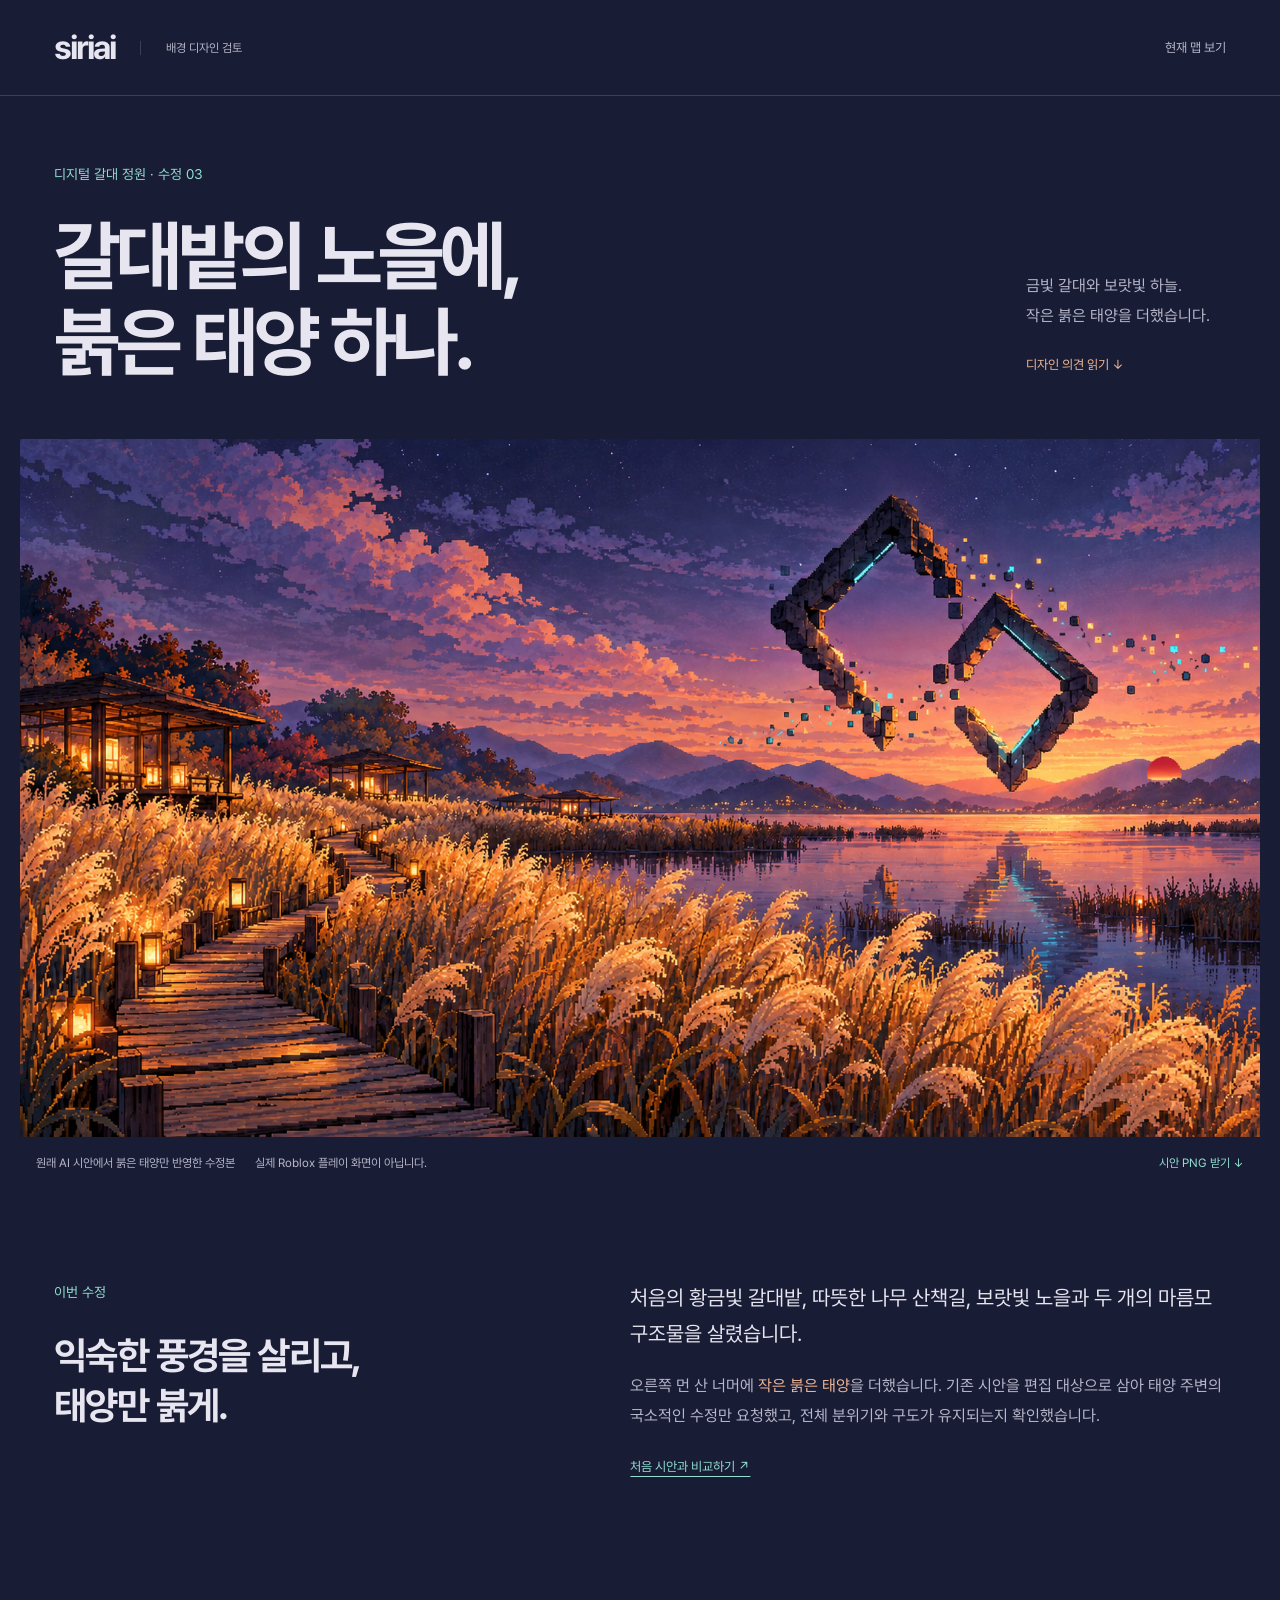
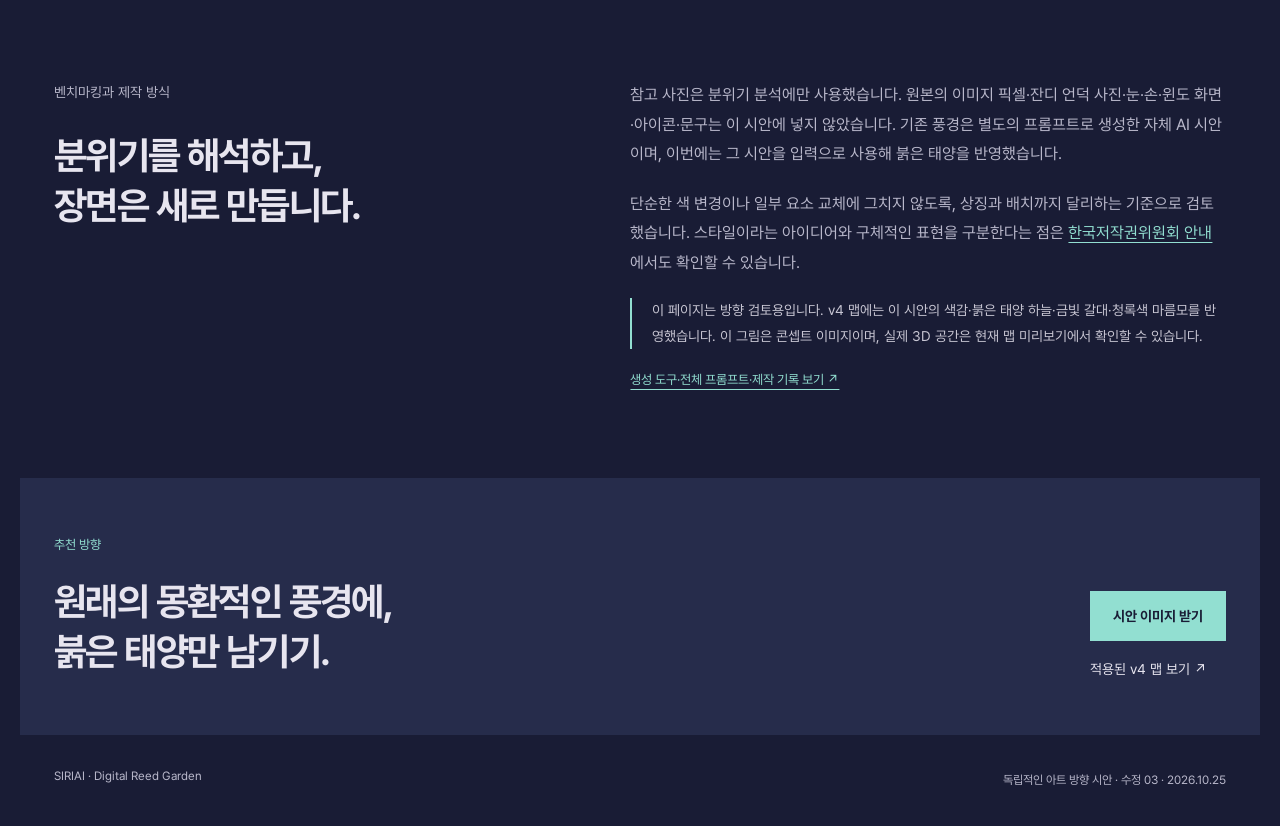
<file: roblox-training/art-direction/index.html>
<!doctype html>
<html lang="ko">
<head>
<meta charset="utf-8"><meta name="viewport" content="width=device-width,initial-scale=1"><meta name="robots" content="noindex,nofollow"><meta name="theme-color" content="#191c35">
<title>SIRIAI · 디지털 갈대 정원, 붉은 태양</title><meta name="description" content="기존 몽환적인 갈대밭과 마름모 구조물을 유지하고 태양만 붉게 수정한 배경 시안.">
<link rel="icon" href="data:image/svg+xml,%3Csvg xmlns=%27http://www.w3.org/2000/svg%27 viewBox=%270 0 32 32%27%3E%3Cpath fill=%27%2370e4d4%27 d=%27M16 2 30 16 16 30 2 16Z%27/%3E%3Cpath fill=%27%23191c35%27 d=%27M16 8 24 16 16 24 8 16Z%27/%3E%3C/svg%3E">
<link rel="stylesheet" href="direction.css">
</head>
<body>
<header><a class="brand" href="../">siriai<span>배경 디자인 검토</span></a><a href="../">현재 맵 보기</a></header>
<main>
<section class="opening"><p class="overline">디지털 갈대 정원 · 수정 03</p><h1>갈대밭의 노을에,<br>붉은 태양 하나.</h1><div class="opening-note"><p>금빛 갈대와 보랏빛 하늘.<br>작은 붉은 태양을 더했습니다.</p><a href="#opinion">디자인 의견 읽기 ↓</a></div></section>
<figure class="hero"><img src="red-sun-concept.png" width="1672" height="941" alt="황금빛 갈대밭과 보랏빛 하늘, 청록색 마름모 구조물이 있는 원래 풍경의 오른쪽 수평선에 작은 붉은 태양을 더한 픽셀 아트 시안"><figcaption><span>원래 AI 시안에서 붉은 태양만 반영한 수정본</span><b>실제 Roblox 플레이 화면이 아닙니다.</b><a href="red-sun-concept.png" download>시안 PNG 받기 ↓</a></figcaption></figure>
<article id="opinion"><div class="opinion-heading"><p class="overline">이번 수정</p><h2>익숙한 풍경을 살리고,<br>태양만 붉게.</h2></div><div class="opinion-copy"><p class="first">처음의 황금빛 갈대밭, 따뜻한 나무 산책길, 보랏빛 노을과 두 개의 마름모 구조물을 살렸습니다.</p><p>오른쪽 먼 산 너머에 <strong>작은 붉은 태양</strong>을 더했습니다. 기존 시안을 편집 대상으로 삼아 태양 주변의 국소적인 수정만 요청했고, 전체 분위기와 구도가 유지되는지 확인했습니다.</p><p><a class="record-link" href="soft-study.html">처음 시안과 비교하기 ↗</a></p></div></article>
<section class="making" id="making"><div><p class="overline">벤치마킹과 제작 방식</p><h2>분위기를 해석하고,<br>장면은 새로 만듭니다.</h2></div><div><p>참고 사진은 분위기 분석에만 사용했습니다. 원본의 이미지 픽셀·잔디 언덕 사진·눈·손·윈도 화면·아이콘·문구는 이 시안에 넣지 않았습니다. 기존 풍경은 별도의 프롬프트로 생성한 자체 AI 시안이며, 이번에는 그 시안을 입력으로 사용해 붉은 태양을 반영했습니다.</p><p>단순한 색 변경이나 일부 요소 교체에 그치지 않도록, 상징과 배치까지 달리하는 기준으로 검토했습니다. 스타일이라는 아이디어와 구체적인 표현을 구분한다는 점은 <a href="https://www.copyright.or.kr/information-materials/common-sense/knowledge-for-netizen/index.do" target="_blank" rel="noreferrer">한국저작권위원회 안내</a>에서도 확인할 수 있습니다.</p><p class="production-note">이 페이지는 방향 검토용입니다. v4 맵에는 이 시안의 색감·붉은 태양 하늘·금빛 갈대·청록색 마름모를 반영했습니다. 이 그림은 콘셉트 이미지이며, 실제 3D 공간은 현재 맵 미리보기에서 확인할 수 있습니다.</p><a class="record-link" href="generation-record.json">생성 도구·전체 프롬프트·제작 기록 보기 ↗</a></div></section>
<section class="next"><p>추천 방향</p><h2>원래의 몽환적인 풍경에,<br>붉은 태양만 남기기.</h2><div><a class="primary" href="red-sun-concept.png" download>시안 이미지 받기</a><a href="../">적용된 v4 맵 보기 ↗</a></div></section>
</main>
<footer><span>SIRIAI · Digital Reed Garden</span><p>독립적인 아트 방향 시안 · 수정 03 · 2026.10.25</p></footer>
</body></html>
</file>
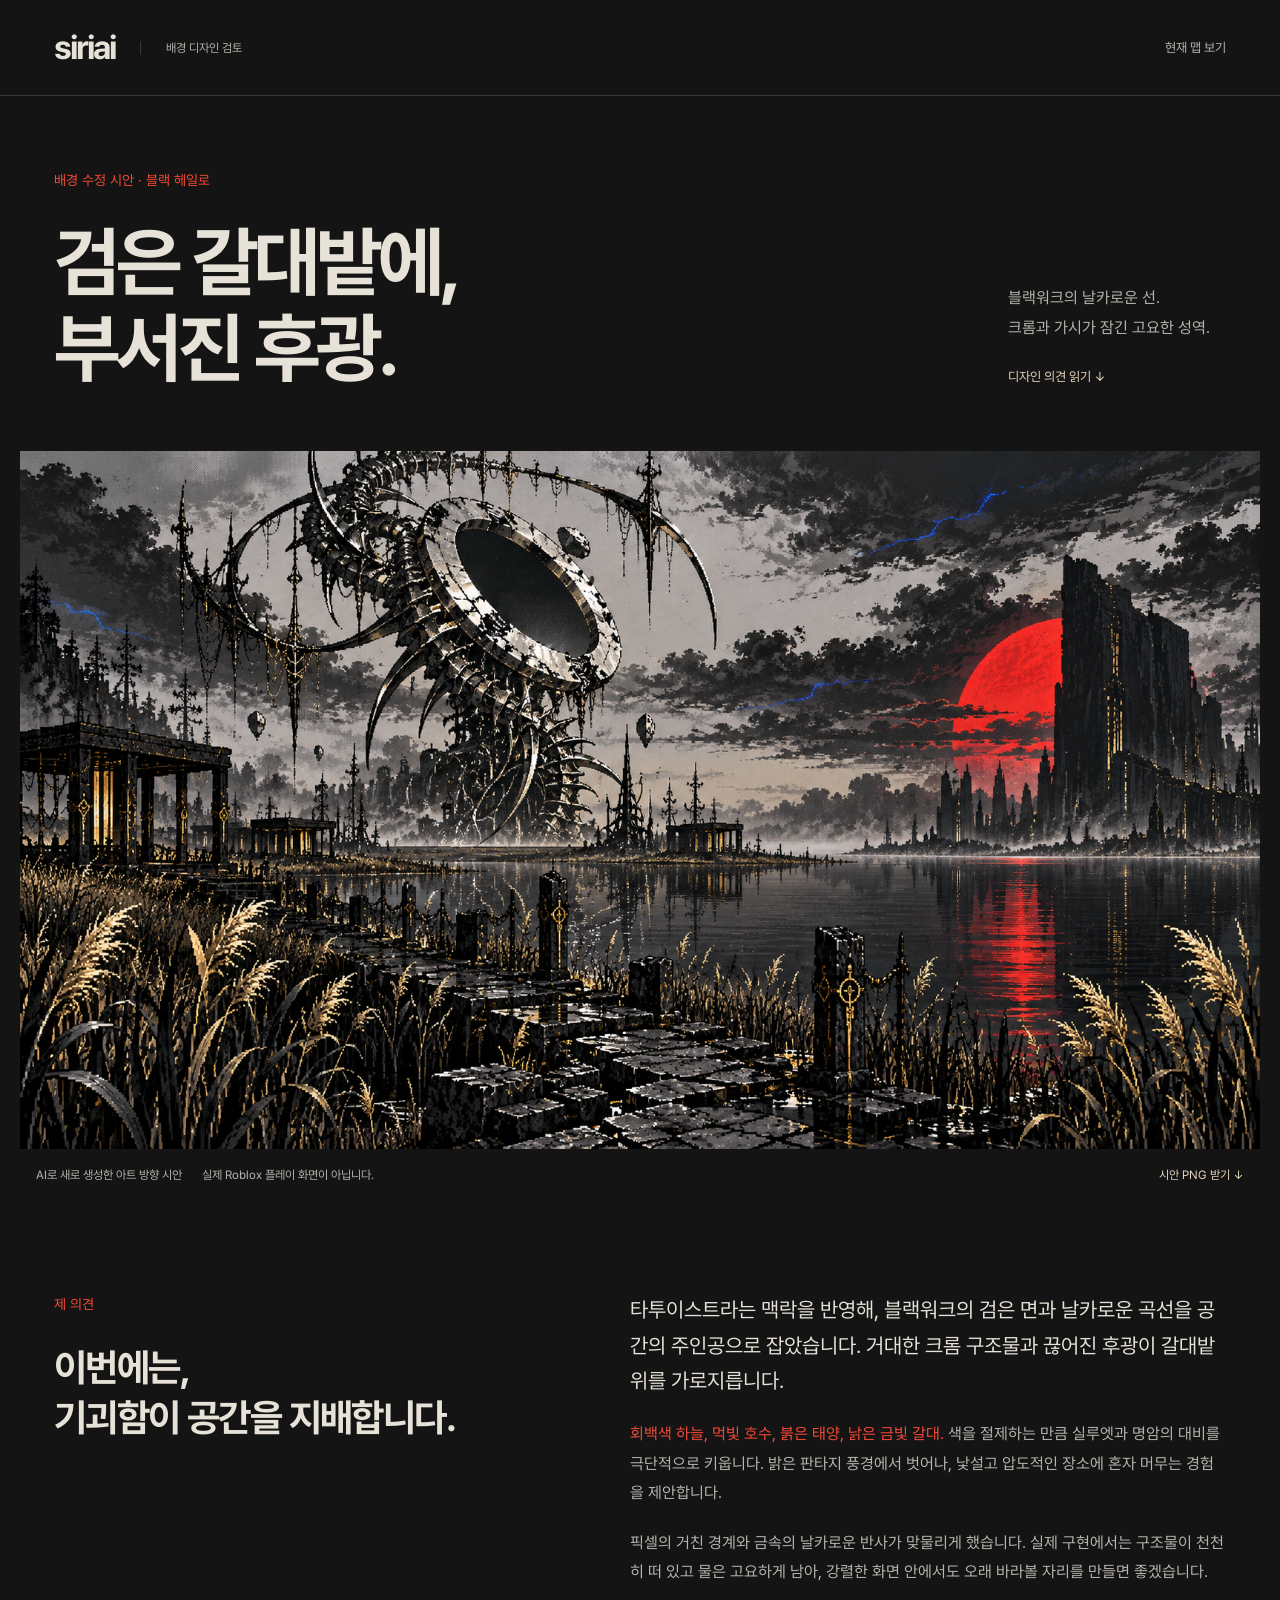
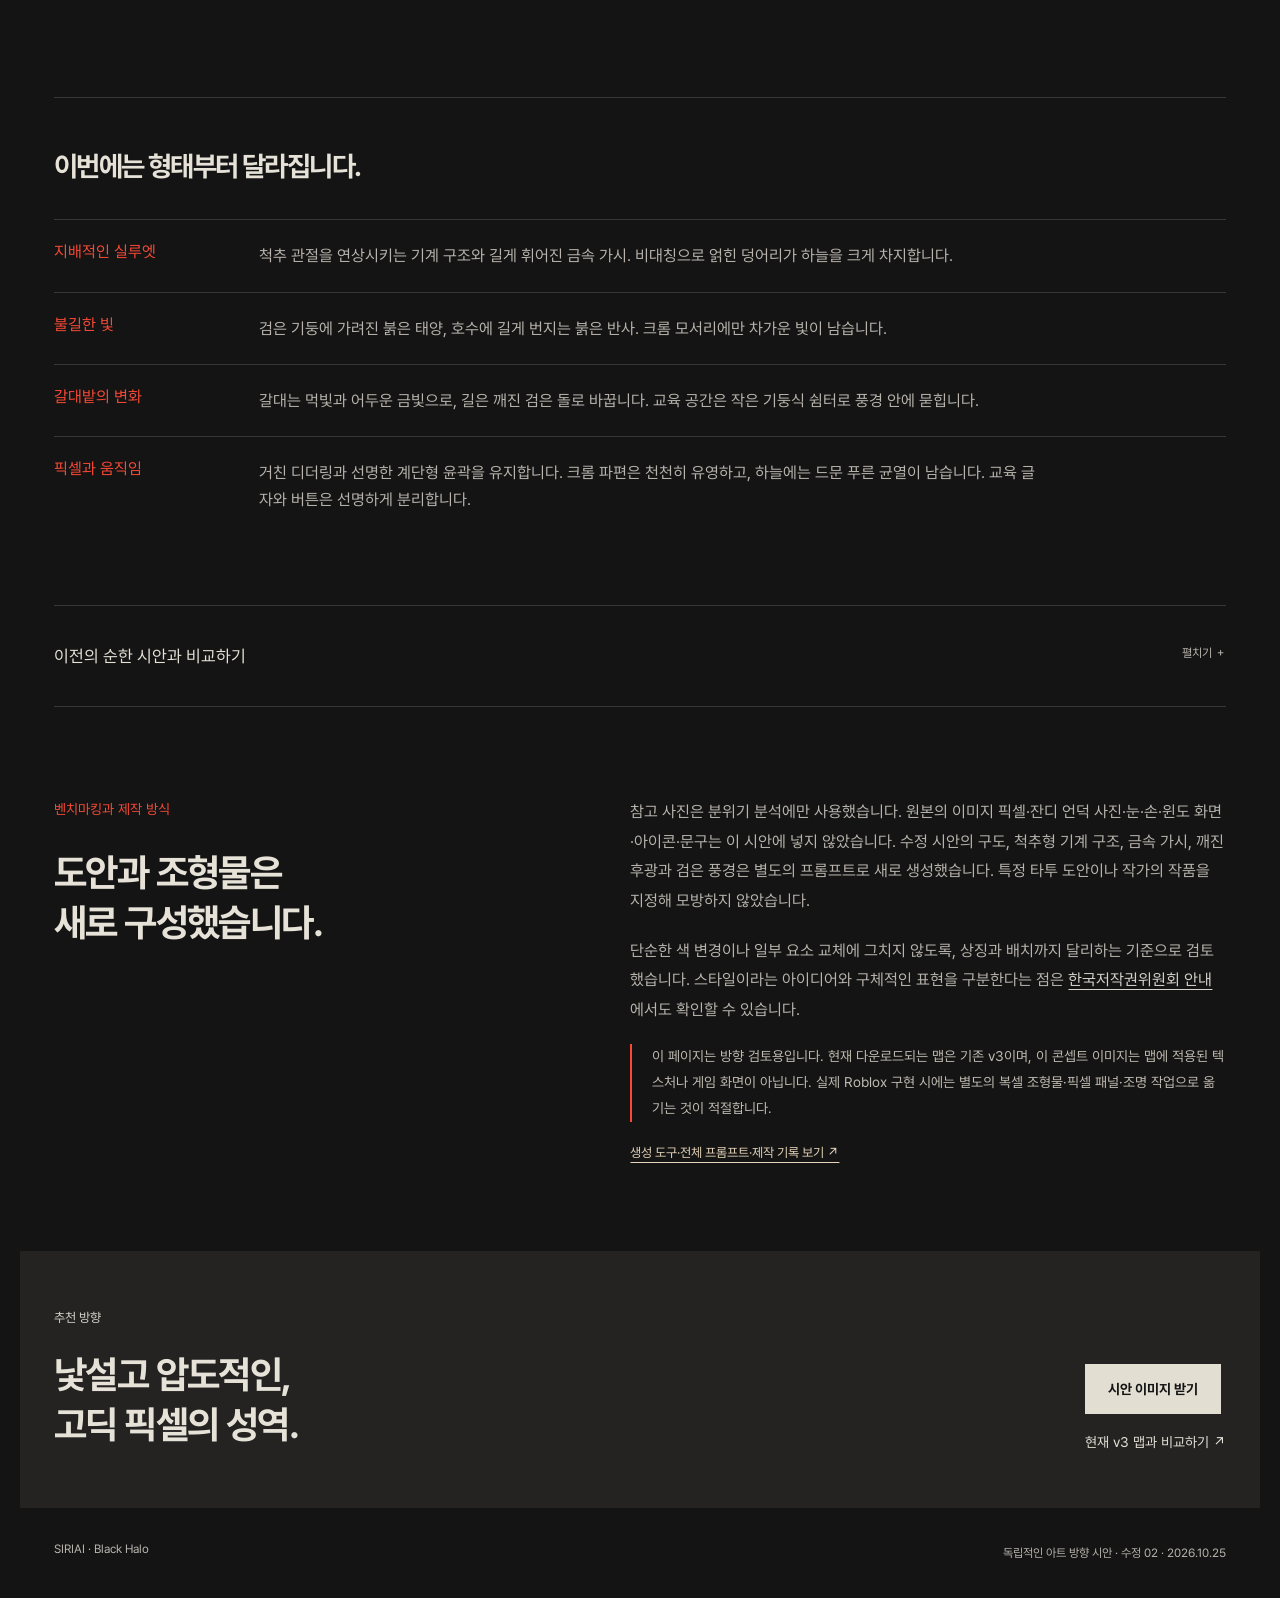
<file: roblox-training/art-direction/black-halo-study.html>
<!doctype html>
<html lang="ko">
<head>
<meta charset="utf-8"><meta name="viewport" content="width=device-width,initial-scale=1"><meta name="robots" content="noindex,nofollow"><meta name="theme-color" content="#141414">
<title>SIRIAI · 검은 갈대밭, 부서진 후광</title><meta name="description" content="블랙워크 실루엣, 거대한 크롬 구조물과 붉은 태양으로 강도를 높인 고딕 픽셀 아트 배경 시안.">
<link rel="icon" href="data:image/svg+xml,%3Csvg xmlns=%27http://www.w3.org/2000/svg%27 viewBox=%270 0 32 32%27%3E%3Cpath fill=%27%2370e4d4%27 d=%27M16 2 30 16 16 30 2 16Z%27/%3E%3Cpath fill=%27%23191c35%27 d=%27M16 8 24 16 16 24 8 16Z%27/%3E%3C/svg%3E">
<link rel="stylesheet" href="direction.css">
</head>
<body class="black-halo">
<header><a class="brand" href="../">siriai<span>배경 디자인 검토</span></a><a href="../">현재 맵 보기</a></header>
<main>
<section class="opening"><p class="overline">배경 수정 시안 · 블랙 헤일로</p><h1>검은 갈대밭에,<br>부서진 후광.</h1><div class="opening-note"><p>블랙워크의 날카로운 선.<br>크롬과 가시가 잠긴 고요한 성역.</p><a href="#opinion">디자인 의견 읽기 ↓</a></div></section>
<figure class="hero"><img src="black-halo-concept.png" width="1672" height="941" alt="검은 갈대밭과 호수, 거대한 척추형 크롬 구조물과 가시 후광, 검은 기둥 뒤 붉은 태양으로 구성한 고딕 픽셀 아트 수정 시안"><figcaption><span>AI로 새로 생성한 아트 방향 시안</span><b>실제 Roblox 플레이 화면이 아닙니다.</b><a href="black-halo-concept.png" download>시안 PNG 받기 ↓</a></figcaption></figure>
<article id="opinion">
<div class="opinion-heading"><p class="overline">제 의견</p><h2>이번에는,<br>기괴함이 공간을 지배합니다.</h2></div>
<div class="opinion-copy"><p class="first">타투이스트라는 맥락을 반영해, 블랙워크의 검은 면과 날카로운 곡선을 공간의 주인공으로 잡았습니다. 거대한 크롬 구조물과 끊어진 후광이 갈대밭 위를 가로지릅니다.</p><p><strong>회백색 하늘, 먹빛 호수, 붉은 태양, 낡은 금빛 갈대.</strong> 색을 절제하는 만큼 실루엣과 명암의 대비를 극단적으로 키웁니다. 밝은 판타지 풍경에서 벗어나, 낯설고 압도적인 장소에 혼자 머무는 경험을 제안합니다.</p><p>픽셀의 거친 경계와 금속의 날카로운 반사가 맞물리게 했습니다. 실제 구현에서는 구조물이 천천히 떠 있고 물은 고요하게 남아, 강렬한 화면 안에서도 오래 바라볼 자리를 만들면 좋겠습니다.</p></div>
</article>
<section class="decisions" aria-label="수정 시안의 핵심 요소"><h2>이번에는 형태부터 달라집니다.</h2><dl><div><dt>지배적인 실루엣</dt><dd>척추 관절을 연상시키는 기계 구조와 길게 휘어진 금속 가시. 비대칭으로 얽힌 덩어리가 하늘을 크게 차지합니다.</dd></div><div><dt>불길한 빛</dt><dd>검은 기둥에 가려진 붉은 태양, 호수에 길게 번지는 붉은 반사. 크롬 모서리에만 차가운 빛이 남습니다.</dd></div><div><dt>갈대밭의 변화</dt><dd>갈대는 먹빛과 어두운 금빛으로, 길은 깨진 검은 돌로 바꿉니다. 교육 공간은 작은 기둥식 쉼터로 풍경 안에 묻힙니다.</dd></div><div><dt>픽셀과 움직임</dt><dd>거친 디더링과 선명한 계단형 윤곽을 유지합니다. 크롬 파편은 천천히 유영하고, 하늘에는 드문 푸른 균열이 남습니다. 교육 글자와 버튼은 선명하게 분리합니다.</dd></div></dl></section>
<section class="previous-study"><details><summary>이전의 순한 시안과 비교하기 <span>펼치기 ＋</span></summary><figure><img src="digital-reed-garden-concept.png" width="1672" height="941" loading="lazy" alt="이전 시안: 보랏빛 노을과 황금빛 갈대밭, 마름모 부유 조형물"><figcaption>이전 시안 · 황금빛 자연과 가벼운 비현실</figcaption></figure><p>수정 시안에서는 장식적인 마름모를 없애고 구조물의 규모·밀도·비대칭을 키웠습니다. 전체 명암, 재질, 산책길과 쉼터의 형태도 함께 바꿨습니다.</p><a href="soft-study.html">이전 시안 설명 보기 ↗</a></details></section>
<section class="making" id="making"><div><p class="overline">벤치마킹과 제작 방식</p><h2>도안과 조형물은<br>새로 구성했습니다.</h2></div><div><p>참고 사진은 분위기 분석에만 사용했습니다. 원본의 이미지 픽셀·잔디 언덕 사진·눈·손·윈도 화면·아이콘·문구는 이 시안에 넣지 않았습니다. 수정 시안의 구도, 척추형 기계 구조, 금속 가시, 깨진 후광과 검은 풍경은 별도의 프롬프트로 새로 생성했습니다. 특정 타투 도안이나 작가의 작품을 지정해 모방하지 않았습니다.</p><p>단순한 색 변경이나 일부 요소 교체에 그치지 않도록, 상징과 배치까지 달리하는 기준으로 검토했습니다. 스타일이라는 아이디어와 구체적인 표현을 구분한다는 점은 <a href="https://www.copyright.or.kr/information-materials/common-sense/knowledge-for-netizen/index.do" target="_blank" rel="noreferrer">한국저작권위원회 안내</a>에서도 확인할 수 있습니다.</p><p class="production-note">이 페이지는 방향 검토용입니다. 현재 다운로드되는 맵은 기존 v3이며, 이 콘셉트 이미지는 맵에 적용된 텍스처나 게임 화면이 아닙니다. 실제 Roblox 구현 시에는 별도의 복셀 조형물·픽셀 패널·조명 작업으로 옮기는 것이 적절합니다.</p><a class="record-link" href="generation-record-v2.json">생성 도구·전체 프롬프트·제작 기록 보기 ↗</a></div></section>
<section class="next"><p>추천 방향</p><h2>낯설고 압도적인,<br>고딕 픽셀의 성역.</h2><div><a class="primary" href="black-halo-concept.png" download>시안 이미지 받기</a><a href="../">현재 v3 맵과 비교하기 ↗</a></div></section>
</main>
<footer><span>SIRIAI · Black Halo</span><p>독립적인 아트 방향 시안 · 수정 02 · 2026.10.25</p></footer>
</body></html>
</file>
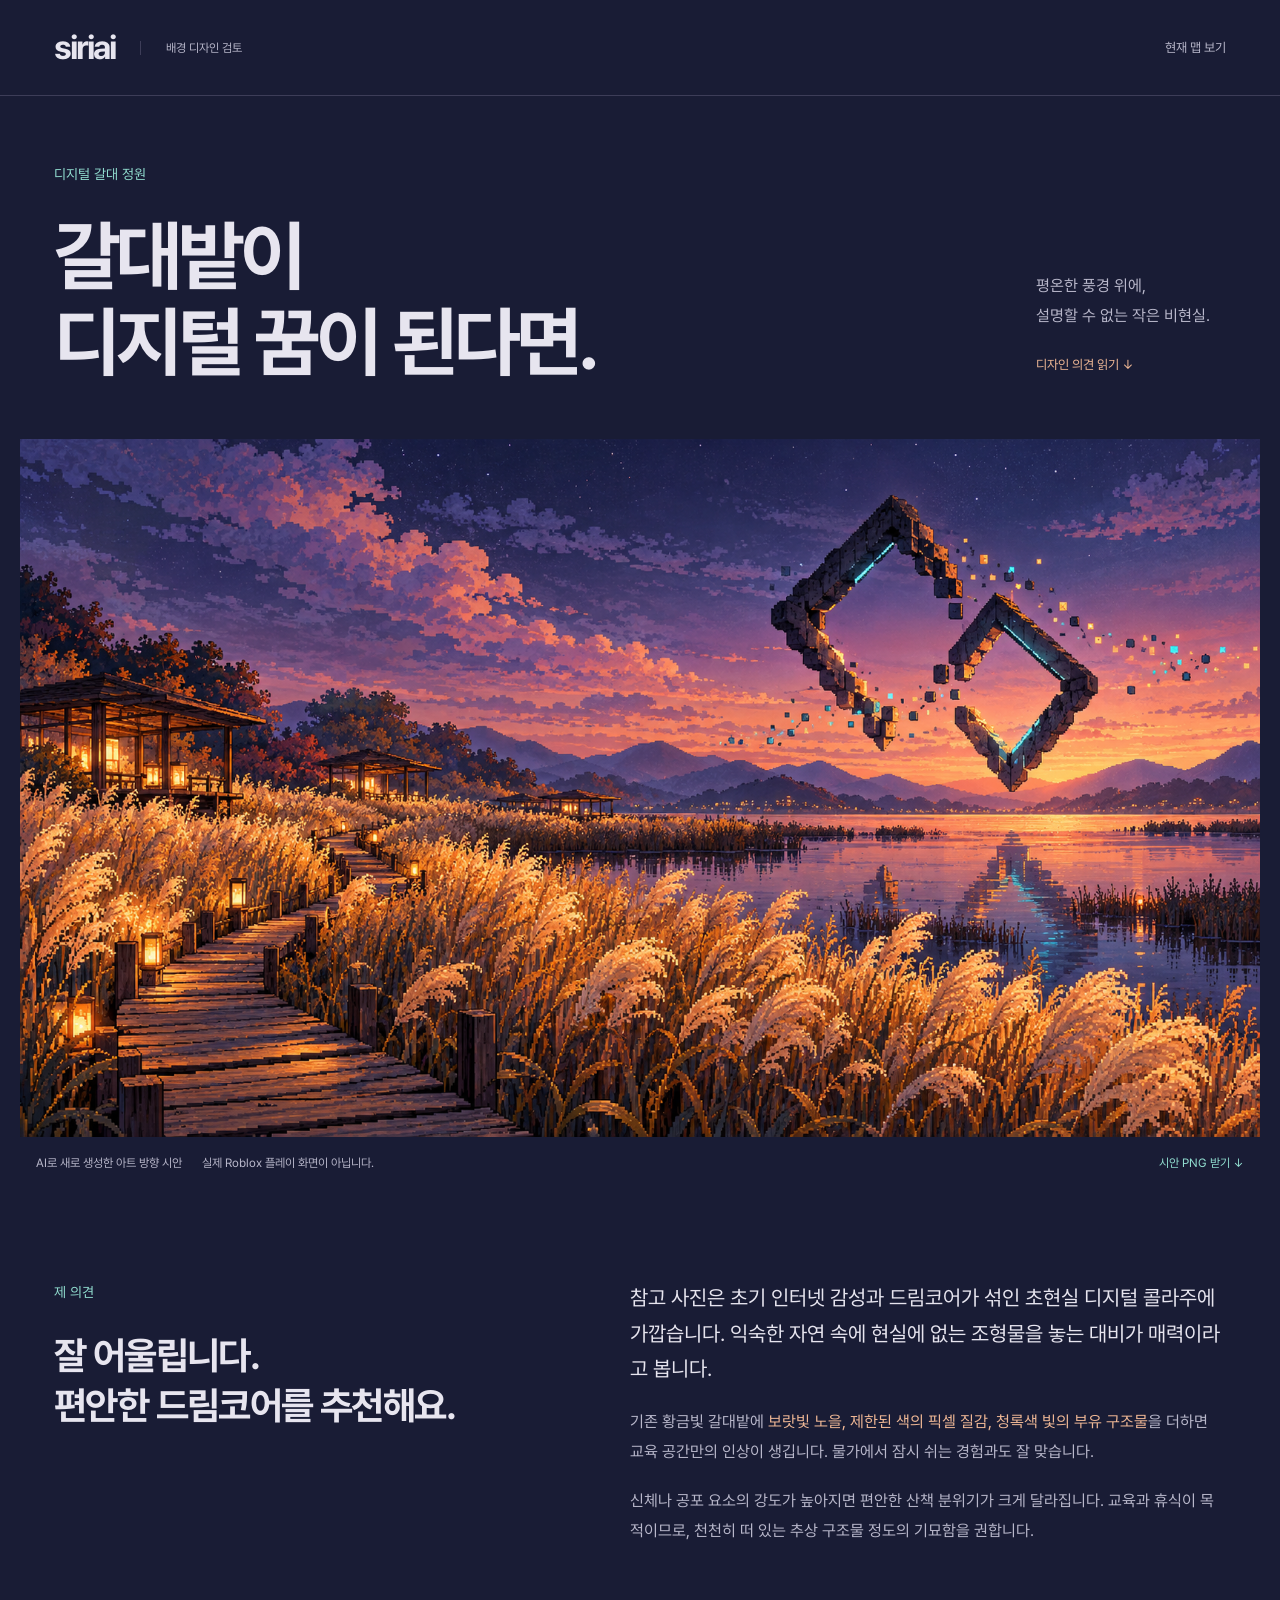
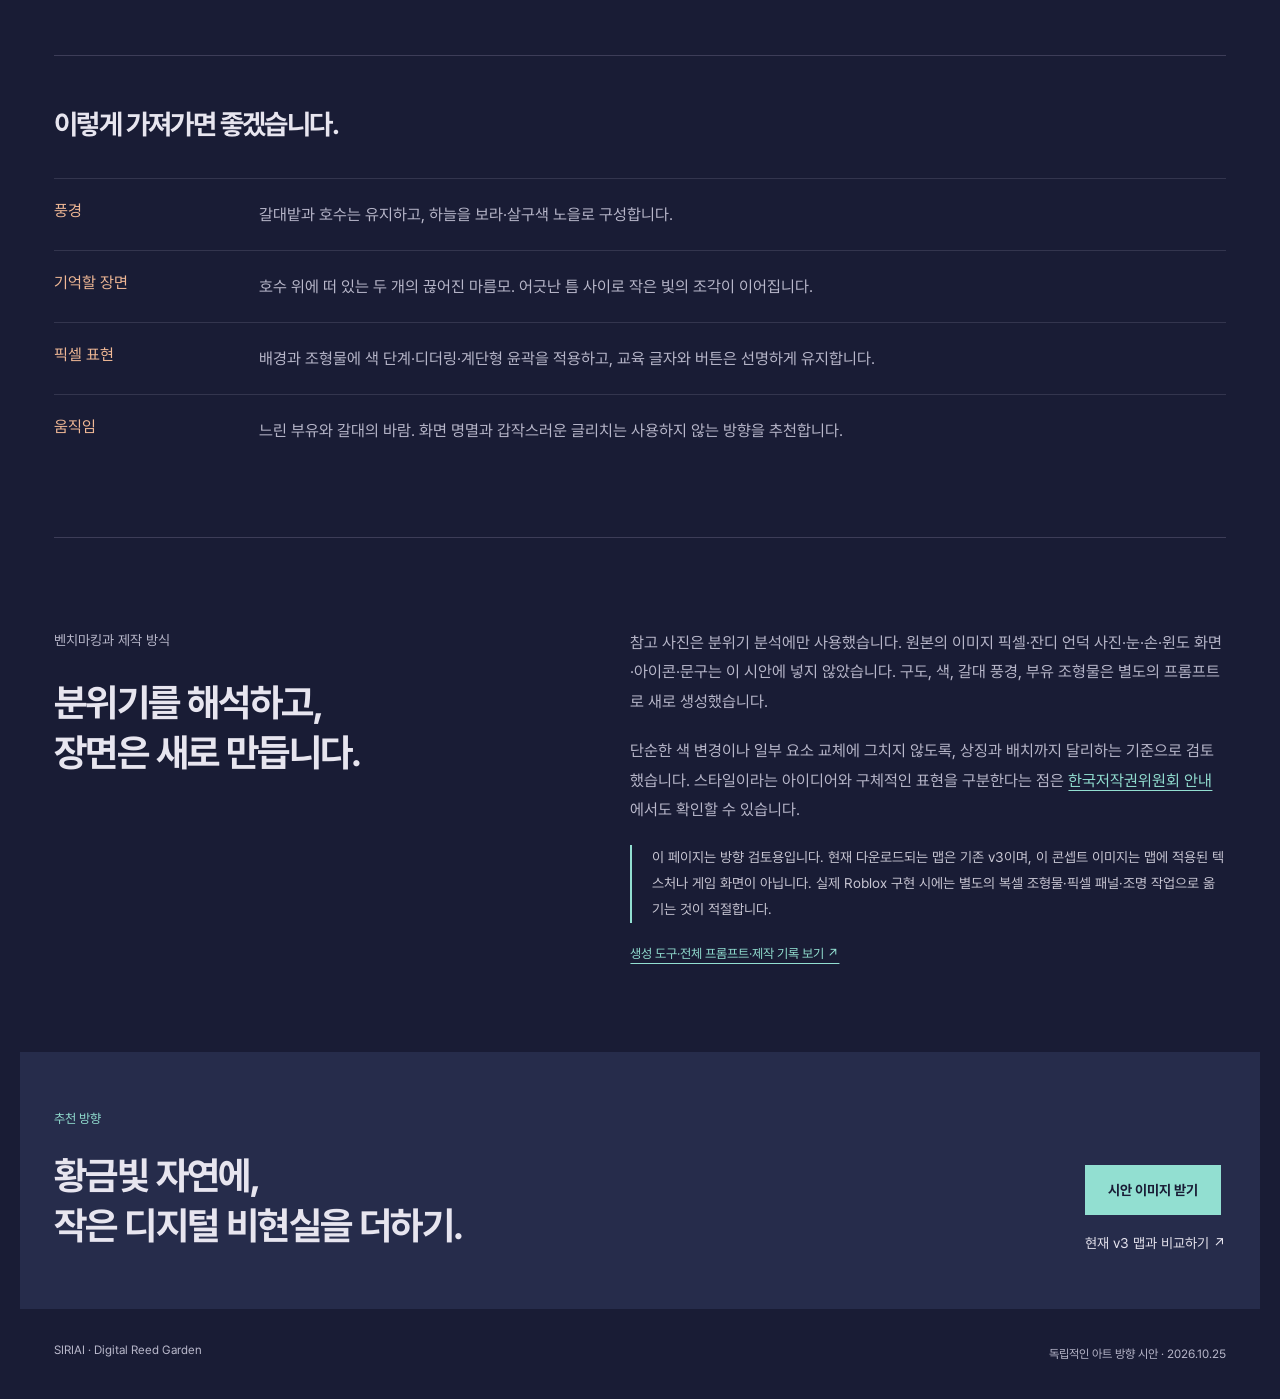
<file: roblox-training/art-direction/soft-study.html>
<!doctype html>
<html lang="ko">
<head>
<meta charset="utf-8"><meta name="viewport" content="width=device-width,initial-scale=1"><meta name="robots" content="noindex,nofollow"><meta name="theme-color" content="#191c35">
<title>SIRIAI · 디지털 갈대 정원 시안</title><meta name="description" content="노을 갈대밭에 몽환적인 픽셀 아트와 초현실적인 부유 구조물을 더하는 배경 방향 제안.">
<link rel="icon" href="data:image/svg+xml,%3Csvg xmlns=%27http://www.w3.org/2000/svg%27 viewBox=%270 0 32 32%27%3E%3Cpath fill=%27%2370e4d4%27 d=%27M16 2 30 16 16 30 2 16Z%27/%3E%3Cpath fill=%27%23191c35%27 d=%27M16 8 24 16 16 24 8 16Z%27/%3E%3C/svg%3E">
<link rel="stylesheet" href="direction.css">
</head>
<body>
<header><a class="brand" href="../">siriai<span>배경 디자인 검토</span></a><a href="../">현재 맵 보기</a></header>
<main>
<section class="opening"><p class="overline">디지털 갈대 정원</p><h1>갈대밭이<br>디지털 꿈이 된다면.</h1><div class="opening-note"><p>평온한 풍경 위에,<br>설명할 수 없는 작은 비현실.</p><a href="#opinion">디자인 의견 읽기 ↓</a></div></section>
<figure class="hero"><img src="digital-reed-garden-concept.png" width="1672" height="941" alt="황금빛 갈대와 나무 산책길, 보랏빛 노을 호수 위에 청록색 빛을 내는 두 개의 끊어진 마름모 구조물이 떠 있는 픽셀 아트 시안"><figcaption><span>AI로 새로 생성한 아트 방향 시안</span><b>실제 Roblox 플레이 화면이 아닙니다.</b><a href="digital-reed-garden-concept.png" download>시안 PNG 받기 ↓</a></figcaption></figure>
<article id="opinion">
<div class="opinion-heading"><p class="overline">제 의견</p><h2>잘 어울립니다.<br>편안한 드림코어를 추천해요.</h2></div>
<div class="opinion-copy"><p class="first">참고 사진은 초기 인터넷 감성과 드림코어가 섞인 초현실 디지털 콜라주에 가깝습니다. 익숙한 자연 속에 현실에 없는 조형물을 놓는 대비가 매력이라고 봅니다.</p><p>기존 황금빛 갈대밭에 <strong>보랏빛 노을, 제한된 색의 픽셀 질감, 청록색 빛의 부유 구조물</strong>을 더하면 교육 공간만의 인상이 생깁니다. 물가에서 잠시 쉬는 경험과도 잘 맞습니다.</p><p>신체나 공포 요소의 강도가 높아지면 편안한 산책 분위기가 크게 달라집니다. 교육과 휴식이 목적이므로, 천천히 떠 있는 추상 구조물 정도의 기묘함을 권합니다.</p></div>
</article>
<section class="decisions" aria-label="추천하는 시각 요소"><h2>이렇게 가져가면 좋겠습니다.</h2><dl><div><dt>풍경</dt><dd>갈대밭과 호수는 유지하고, 하늘을 보라·살구색 노을로 구성합니다.</dd></div><div><dt>기억할 장면</dt><dd>호수 위에 떠 있는 두 개의 끊어진 마름모. 어긋난 틈 사이로 작은 빛의 조각이 이어집니다.</dd></div><div><dt>픽셀 표현</dt><dd>배경과 조형물에 색 단계·디더링·계단형 윤곽을 적용하고, 교육 글자와 버튼은 선명하게 유지합니다.</dd></div><div><dt>움직임</dt><dd>느린 부유와 갈대의 바람. 화면 명멸과 갑작스러운 글리치는 사용하지 않는 방향을 추천합니다.</dd></div></dl></section>
<section class="making" id="making"><div><p class="overline">벤치마킹과 제작 방식</p><h2>분위기를 해석하고,<br>장면은 새로 만듭니다.</h2></div><div><p>참고 사진은 분위기 분석에만 사용했습니다. 원본의 이미지 픽셀·잔디 언덕 사진·눈·손·윈도 화면·아이콘·문구는 이 시안에 넣지 않았습니다. 구도, 색, 갈대 풍경, 부유 조형물은 별도의 프롬프트로 새로 생성했습니다.</p><p>단순한 색 변경이나 일부 요소 교체에 그치지 않도록, 상징과 배치까지 달리하는 기준으로 검토했습니다. 스타일이라는 아이디어와 구체적인 표현을 구분한다는 점은 <a href="https://www.copyright.or.kr/information-materials/common-sense/knowledge-for-netizen/index.do" target="_blank" rel="noreferrer">한국저작권위원회 안내</a>에서도 확인할 수 있습니다.</p><p class="production-note">이 페이지는 방향 검토용입니다. 현재 다운로드되는 맵은 기존 v3이며, 이 콘셉트 이미지는 맵에 적용된 텍스처나 게임 화면이 아닙니다. 실제 Roblox 구현 시에는 별도의 복셀 조형물·픽셀 패널·조명 작업으로 옮기는 것이 적절합니다.</p><a class="record-link" href="generation-record-v1.json">생성 도구·전체 프롬프트·제작 기록 보기 ↗</a></div></section>
<section class="next"><p>추천 방향</p><h2>황금빛 자연에,<br>작은 디지털 비현실을 더하기.</h2><div><a class="primary" href="digital-reed-garden-concept.png" download>시안 이미지 받기</a><a href="../">현재 v3 맵과 비교하기 ↗</a></div></section>
</main>
<footer><span>SIRIAI · Digital Reed Garden</span><p>독립적인 아트 방향 시안 · 2026.10.25</p></footer>
</body></html>
</file>
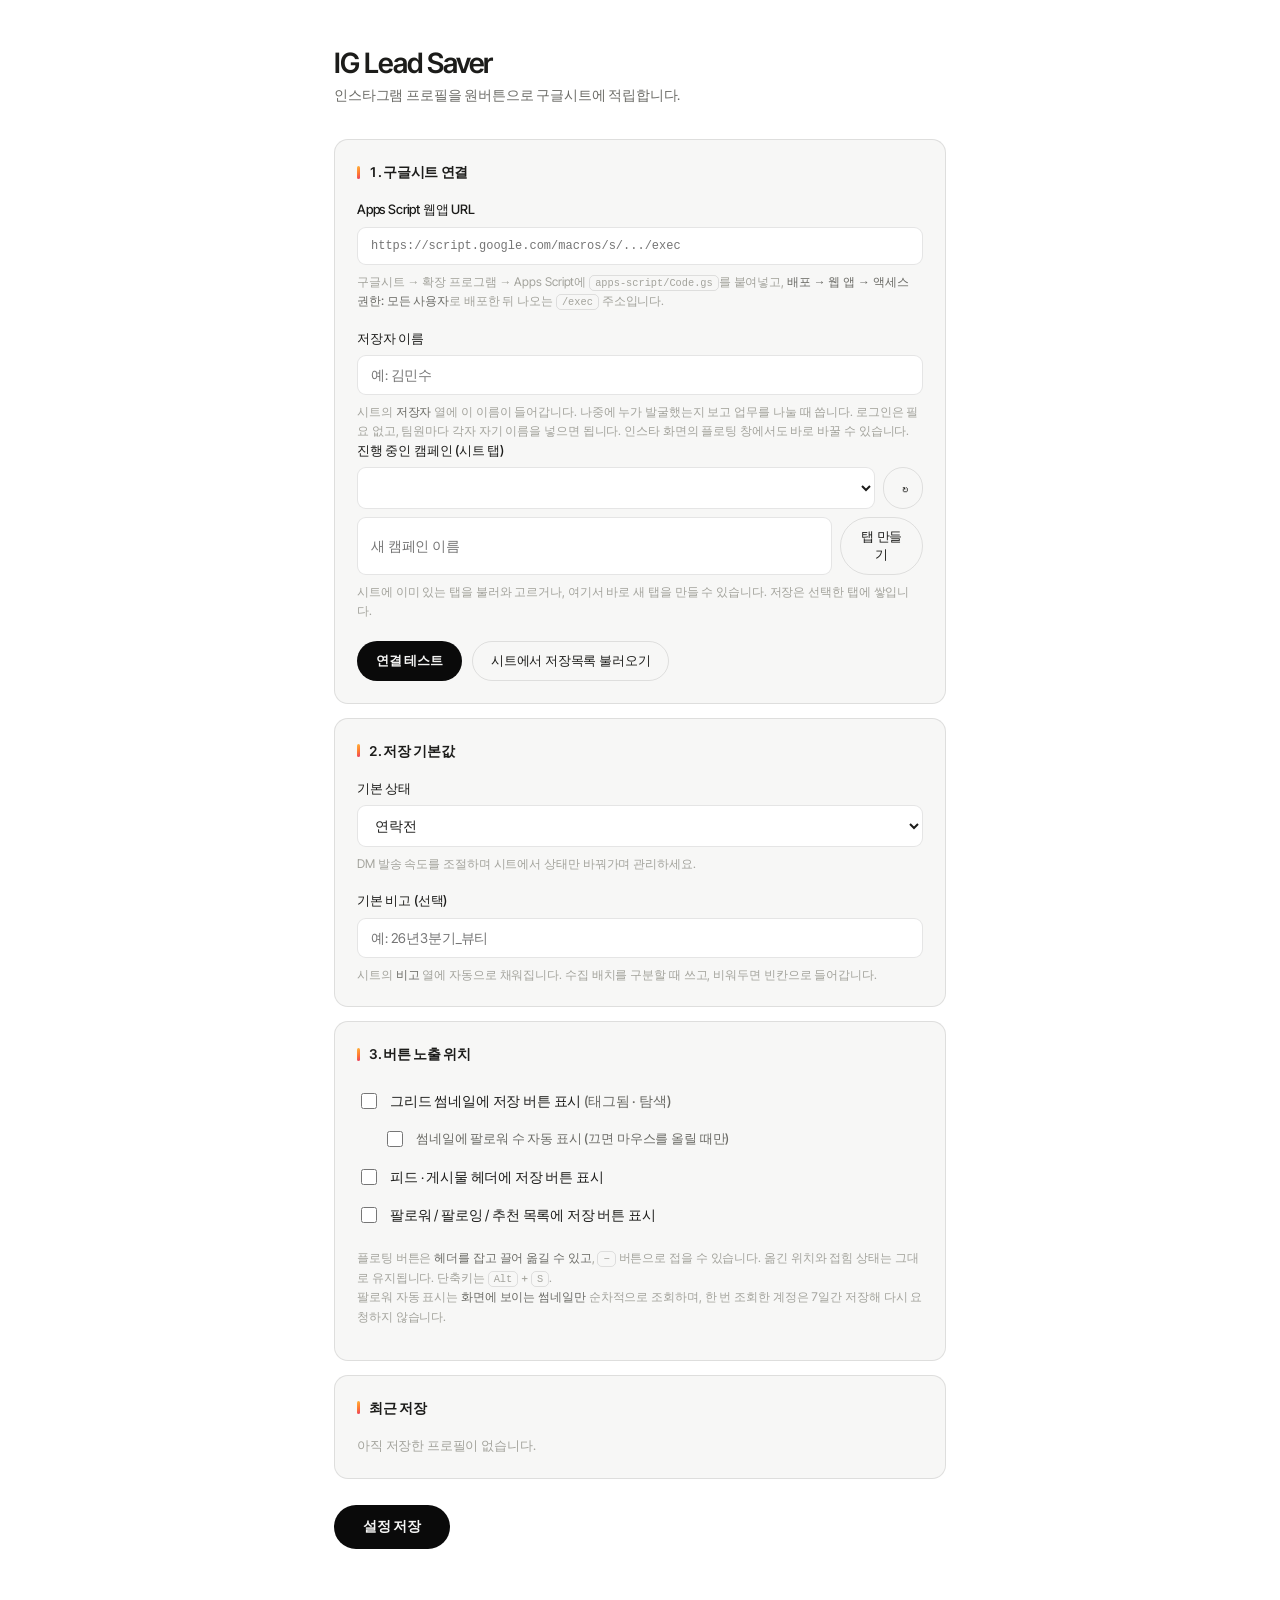
<file: tools/ig-lead-saver/src/options.html>
<!DOCTYPE html>
<html lang="ko">
<head>
  <meta charset="utf-8" />
  <title>IG Lead Saver 설정</title>
  <link rel="stylesheet" href="ui.css" />
</head>
<body class="options">
  <div class="wrap">
    <header class="head">
      <h1>IG Lead Saver</h1>
      <p class="sub">인스타그램 프로필을 원버튼으로 구글시트에 적립합니다.</p>
    </header>

    <section class="card">
      <h2>1. 구글시트 연결</h2>
      <label class="field">
        <span class="label">Apps Script 웹앱 URL</span>
        <input id="webAppUrl" type="url" placeholder="https://script.google.com/macros/s/.../exec" spellcheck="false" />
        <span class="help">
          구글시트 → 확장 프로그램 → Apps Script에 <code>apps-script/Code.gs</code>를 붙여넣고,
          <b>배포 → 웹 앱 → 액세스 권한: 모든 사용자</b>로 배포한 뒤 나오는 <code>/exec</code> 주소입니다.
        </span>
      </label>

      <label class="field">
        <span class="label">저장자 이름</span>
        <input id="savedBy" type="text" placeholder="예: 김민수" spellcheck="false" maxlength="20" />
        <span class="help">
          시트의 <b>저장자</b> 열에 이 이름이 들어갑니다. 나중에 누가 발굴했는지 보고 업무를 나눌 때 씁니다.
          로그인은 필요 없고, 팀원마다 각자 자기 이름을 넣으면 됩니다.
          인스타 화면의 플로팅 창에서도 바로 바꿀 수 있습니다.
        </span>
      </label>

      <div class="field">
        <span class="label">진행 중인 캠페인 (시트 탭)</span>
        <div class="inline">
          <select id="sheetName"></select>
          <button id="reloadSheets" class="btn btn--icon" title="탭 목록 새로고침">↻</button>
        </div>
        <div class="inline inline--new">
          <input id="newSheetName" type="text" placeholder="새 캠페인 이름" spellcheck="false" />
          <button id="createSheet" class="btn">탭 만들기</button>
        </div>
        <span class="help">
          시트에 이미 있는 탭을 불러와 고르거나, 여기서 바로 새 탭을 만들 수 있습니다.
          저장은 선택한 탭에 쌓입니다.
        </span>
      </div>

      <div class="row">
        <button id="test" class="btn btn--primary">연결 테스트</button>
        <button id="sync" class="btn">시트에서 저장목록 불러오기</button>
        <span id="testResult" class="result"></span>
      </div>
    </section>

    <section class="card">
      <h2>2. 저장 기본값</h2>
      <label class="field">
        <span class="label">기본 상태</span>
        <select id="defaultStatus">
          <option>연락전</option>
          <option>DM 발송</option>
          <option>회신 옴</option>
          <option>협업 진행</option>
          <option>보류</option>
        </select>
        <span class="help">DM 발송 속도를 조절하며 시트에서 상태만 바꿔가며 관리하세요.</span>
      </label>

      <label class="field">
        <span class="label">기본 비고 (선택)</span>
        <input id="defaultTag" type="text" placeholder="예: 26년3분기_뷰티" spellcheck="false" />
        <span class="help">
          시트의 <b>비고</b> 열에 자동으로 채워집니다. 수집 배치를 구분할 때 쓰고, 비워두면 빈칸으로 들어갑니다.
        </span>
      </label>
    </section>

    <section class="card">
      <h2>3. 버튼 노출 위치</h2>
      <label class="check">
        <input id="enableGridButtons" type="checkbox" />
        <span>그리드 썸네일에 저장 버튼 표시 <b>(태그됨 · 탐색)</b></span>
      </label>
      <label class="check check--sub">
        <input id="gridAutoResolve" type="checkbox" />
        <span>썸네일에 팔로워 수 자동 표시 <b>(끄면 마우스를 올릴 때만)</b></span>
      </label>
      <label class="check">
        <input id="enableFeedButtons" type="checkbox" />
        <span>피드 · 게시물 헤더에 저장 버튼 표시</span>
      </label>
      <label class="check">
        <input id="enableListButtons" type="checkbox" />
        <span>팔로워 / 팔로잉 / 추천 목록에 저장 버튼 표시</span>
      </label>
      <p class="help help--block">
        플로팅 버튼은 <b>헤더를 잡고 끌어 옮길 수 있고</b>, <kbd>−</kbd> 버튼으로 접을 수 있습니다.
        옮긴 위치와 접힘 상태는 그대로 유지됩니다. 단축키는 <kbd>Alt</kbd> + <kbd>S</kbd>.<br />
        팔로워 자동 표시는 <b>화면에 보이는 썸네일만</b> 순차적으로 조회하며, 한 번 조회한 계정은
        7일간 저장해 다시 요청하지 않습니다.
      </p>
    </section>

    <section class="card">
      <h2>최근 저장</h2>
      <div id="recent" class="recent"><p class="empty">아직 저장한 프로필이 없습니다.</p></div>
    </section>

    <footer class="foot">
      <button id="save" class="btn btn--primary btn--wide">설정 저장</button>
      <span id="saveResult" class="result"></span>
    </footer>
  </div>

  <script src="options.js"></script>
</body>
</html>
</file>
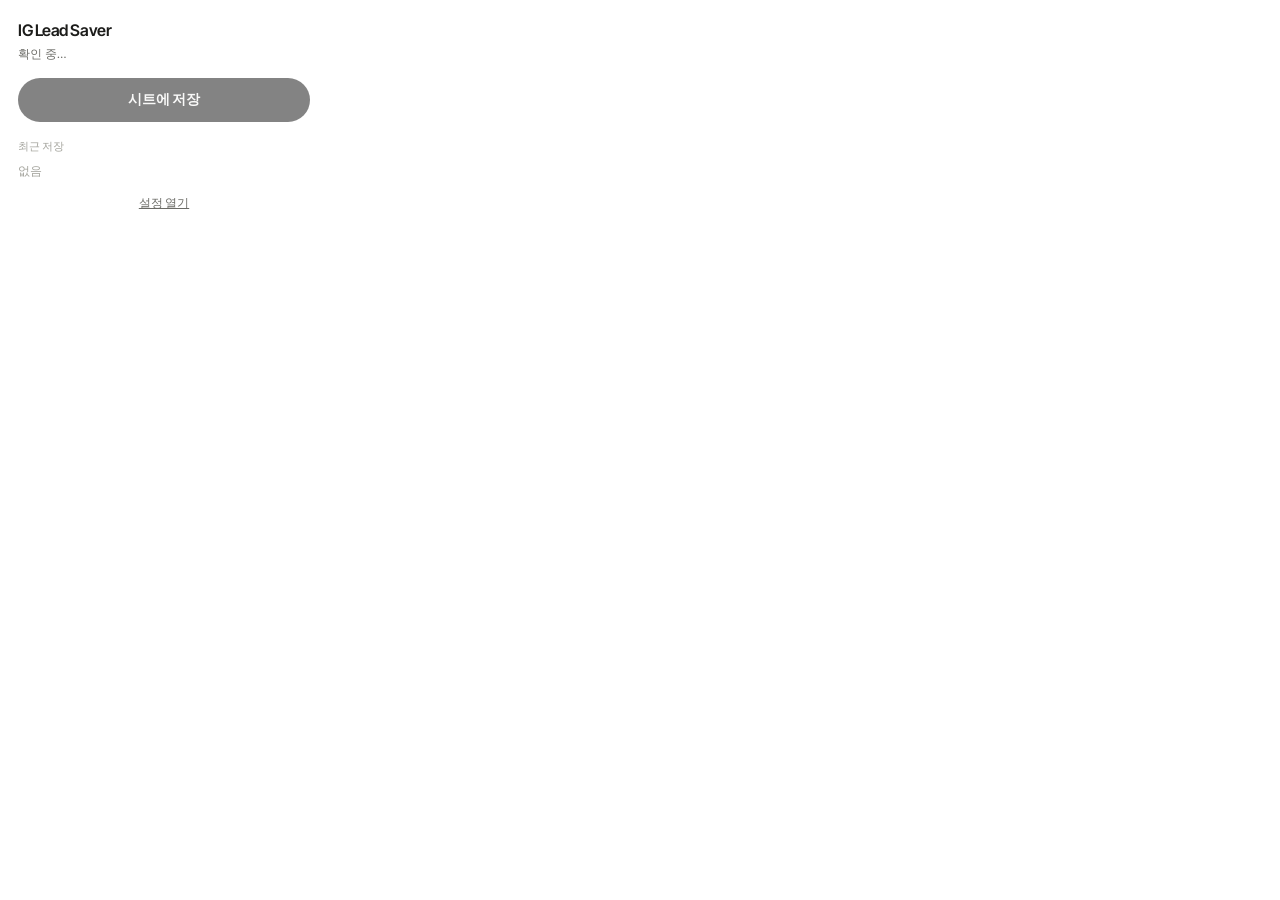
<file: tools/ig-lead-saver/src/popup.html>
<!DOCTYPE html>
<html lang="ko">
<head>
  <meta charset="utf-8" />
  <link rel="stylesheet" href="ui.css" />
</head>
<body class="popup">
  <div class="pwrap">
    <h1>IG Lead Saver</h1>
    <p id="status" class="pstatus">확인 중…</p>

    <div id="target" class="ptarget" hidden>
      <div id="who" class="who"></div>
      <div class="where">이 프로필을 시트에 저장합니다</div>
    </div>

    <button id="saveBtn" class="btn btn--primary btn--wide" disabled>시트에 저장</button>

    <div class="plist">
      <h2>최근 저장</h2>
      <div id="recent"><p class="empty" style="font-size:12px;color:var(--fg-faint);margin:0">없음</p></div>
    </div>

    <button id="openOptions" class="plink">설정 열기</button>
  </div>
  <script src="popup.js"></script>
</body>
</html>
</file>
<file: dm-partner-guide/style.css>
@font-face{font-family:Pretendard;src:url('assets/Pretendard-Regular.otf') format('opentype');font-weight:400;font-display:swap}@font-face{font-family:Pretendard;src:url('assets/Pretendard-Bold.otf') format('opentype');font-weight:700 900;font-display:swap}@font-face{font-family:InterTight;src:url('assets/inter-tight.woff2') format('woff2');font-weight:100 900;font-display:swap}
:root{--bg:#ecebe8;--paper:#fff;--ink:#1b1916;--muted:#817e78;--line:#e5e3de;--accent:#ff234b;--soft:#f5f4f0;--scale:1}*{box-sizing:border-box}html,body{margin:0}body{font-family:Pretendard,'Malgun Gothic',sans-serif;background:var(--bg);color:var(--ink);font-size:18px;word-break:keep-all;-webkit-font-smoothing:antialiased;overflow:hidden}button,a{-webkit-tap-highlight-color:transparent}button{font:inherit;cursor:pointer;border:0}a{color:inherit;text-decoration:none}button:focus-visible,a:focus-visible{outline:3px solid var(--accent);outline-offset:5px}img{display:block;max-width:100%}p,h1,h2,h3{margin:0}p{line-height:1.6}h1,h2,h3{font-weight:700;letter-spacing:-.045em}h1{font-size:70px;line-height:1.07}h2{font-size:46px;line-height:1.15}h3{font-size:24px;line-height:1.25}b,strong{font-weight:700}small{font-size:14px}code{font-family:InterTight,monospace;background:#eeede9;padding:2px 5px;border-radius:4px;font-size:16px}.deck{width:1280px;height:720px;position:fixed;left:50%;top:50%;transform:translate(-50%,-50%) scale(var(--scale));transform-origin:center}.slide{position:absolute;inset:0;display:none;padding:60px 40px 48px;background:var(--bg)}.slide.active{display:block}.brand{position:absolute;left:40px;top:17px;display:flex;align-items:center;gap:10px;height:28px;font-size:13px;color:var(--muted)}.brand img{width:24px;height:24px;object-fit:contain}.wordmark{font-family:Georgia,serif;font-size:26px;font-weight:700;color:var(--ink);letter-spacing:-1px}.brand i{height:18px;border-left:1px solid #c8c5bf;margin:0 3px}.paper{height:100%;background:var(--paper);border-radius:18px;padding:40px 48px;overflow:hidden;position:relative}footer{position:absolute;bottom:17px;left:40px;right:40px;display:flex;align-items:center;justify-content:space-between;font-size:12px;color:var(--muted)}footer b{font-family:InterTight,sans-serif;font-size:17px;color:var(--ink)}footer em{font-style:normal;color:var(--muted);font-weight:400}.eyebrow{font-size:13px;font-weight:700;letter-spacing:.025em;color:var(--muted);margin-bottom:16px}.lead{font-size:20px;color:#69655f;line-height:1.55;margin-top:20px}.primary{display:inline-flex;align-items:center;gap:28px;border-radius:30px;background:var(--accent);color:white;font-weight:700;font-size:15px;padding:15px 24px}.primary span{font-size:21px}.primary:hover{background:#e50c37}.outline{display:inline-flex;align-items:center;border:1px solid var(--line);padding:13px 20px;border-radius:30px;font-size:15px;font-weight:700}.outline:hover{background:var(--soft)}.small{font-size:14px;line-height:1.6}.muted{color:var(--muted)}.red{color:var(--accent)}.dark{background:var(--ink);color:#fff}.page-heading{display:flex;align-items:flex-start;justify-content:space-between;margin-bottom:29px}.display-word{font-family:InterTight,sans-serif;font-size:100px;font-weight:700;line-height:.9;letter-spacing:-.06em}.display-word.smaller{font-size:91px}.heading-side{font-size:17px;color:var(--muted);padding-top:37px;max-width:420px}.bottom-note{font-size:15px;color:var(--muted);margin-top:22px}.diagram-caption{font-size:13px;color:var(--muted);margin-bottom:12px}.diagram-caption.light{color:#b9b5ae}
.cover{padding:0;display:grid;grid-template-columns:1.14fr 1fr}.cover-copy{padding:42px 0 35px 56px;align-self:center;position:relative;z-index:1}.cover-copy .eyebrow{margin-bottom:22px}.cover-copy .lead{margin-top:20px}.chips{display:flex;gap:6px;margin-top:25px;margin-bottom:30px}.chips span{background:var(--soft);padding:7px 11px;border-radius:25px;font-size:13px;font-weight:700}.cover-art{margin:24px 24px 24px 25px;background:var(--ink);border-radius:13px;position:relative;overflow:hidden;padding:28px}.art-head{display:flex;align-items:center;gap:14px;color:white;font-size:15px;line-height:1.3}.art-head img{width:48px;height:48px;border-radius:50%}.asset-grid{display:grid;grid-template-columns:repeat(3,1fr);gap:7px;margin-top:27px;transform:rotate(-8deg) scale(1.12);transform-origin:center}.asset-grid img{height:172px;width:100%;object-fit:cover;border-radius:7px}.art-foot{position:absolute;bottom:0;left:0;right:0;padding:48px 28px 24px;color:#ddd8cc;font-size:13px;background:linear-gradient(transparent,#1b1916 65%)}
.flow{display:grid;grid-template-columns:repeat(5,1fr);gap:0;margin-top:13px;border-top:1px solid var(--line);border-bottom:1px solid var(--line);padding:20px 0}.flow>div{padding-left:18px;border-left:1px solid var(--line)}.flow>div:first-child{padding-left:0;border:0}.flow small{font-family:InterTight,sans-serif;color:var(--accent);font-size:16px;font-weight:700}.flow h3{font-size:21px;margin-top:7px}.flow p{font-size:14px;color:var(--muted);margin-top:7px}.role-grid{display:grid;grid-template-columns:1fr 1fr;margin-top:25px;gap:18px}.role{padding:25px 26px;background:var(--soft);border-radius:12px}.role.dark{background:var(--ink)}.tag{font-size:13px;color:var(--muted);display:block;margin-bottom:9px}.dark .tag{color:#aaa69f}.role h3{font-size:23px}.role p{font-size:15px;color:var(--muted);margin-top:10px}.role.dark p{color:#c1bdb5}
.account-layout{display:grid;grid-template-columns:1.1fr 1fr;gap:64px}.account-layout h2{font-size:44px}.account-layout .lead{font-size:18px;margin-top:17px}.compact-list{margin-top:22px;display:grid;gap:13px}.compact-list>div{display:grid;grid-template-columns:112px 1fr;font-size:17px;line-height:1.5}.compact-list b{font-size:15px;padding-top:3px}.compact-list p{font-size:17px}.compact-list a{color:var(--accent);font-family:InterTight,sans-serif;letter-spacing:-.015em}.bio{line-height:1.35;font-family:InterTight,sans-serif}.text-links{display:flex;flex-wrap:wrap;gap:20px;margin-top:24px;font-size:14px;font-weight:700;text-decoration:underline;text-underline-offset:5px}.profile-example{align-self:center;max-width:440px}.profile-ui{border:1px solid var(--line);border-radius:16px;padding:22px 24px 0;background:#fff;overflow:hidden}.profile-top{display:flex;align-items:center;gap:25px}.profile-top>img{width:74px;height:74px;border-radius:50%;background:#000}.profile-top strong{font-family:InterTight,sans-serif;font-size:24px;letter-spacing:-.03em}.profile-stats{display:flex;gap:18px;font-size:11px;margin-top:13px;color:var(--muted)}.profile-stats b{color:var(--ink)}.profile-ui>p{font-family:InterTight,sans-serif;font-size:14px;line-height:1.35;margin-top:17px}.profile-ui>a{font-size:13px;color:#3a58ac;margin-top:6px;display:block}.profile-action{background:#f0efed;padding:8px;text-align:center;border-radius:6px;margin-top:15px;font-size:13px;font-weight:700}.profile-posts{display:grid;grid-template-columns:repeat(3,1fr);gap:3px;margin:18px -24px 0}.profile-posts img{aspect-ratio:1;width:100%;height:auto;object-fit:cover}.profile-example>.small{margin-top:8px}
.extension-layout{display:grid;grid-template-columns:1.2fr 1fr;gap:68px}.extension-layout h2{font-size:44px}.extension-layout .lead{font-size:18px;margin-top:16px}.setup-steps{list-style:none;padding:0;margin:23px 0 23px;counter-reset:steps}.setup-steps li{position:relative;padding-left:35px;margin-top:17px;counter-increment:steps}.setup-steps li::before{content:counter(steps);position:absolute;left:0;top:0;width:23px;height:23px;background:var(--ink);color:white;font-size:13px;font-weight:700;border-radius:50%;display:grid;place-content:center}.setup-steps b{font-size:17px}.setup-steps p{font-size:14px;color:var(--muted);margin-top:4px}.extension-layout .primary{padding:12px 22px;font-size:14px}.settings-example{align-self:center}.settings-ui{background:#191817;border-radius:14px;padding:26px;color:#eee8df;border:1px solid #2b2823}.settings-title{display:flex;align-items:center;gap:11px}.settings-title img{width:35px;height:35px}.settings-title b{font-family:InterTight,sans-serif;font-size:21px}.settings-title small{display:block;color:#aaa49a;font-size:12px;margin-top:3px}.settings-title>span{margin-left:auto;font-family:InterTight,sans-serif;font-size:12px;color:#c39861}.settings-ui h3{font-size:16px;margin-top:22px;margin-bottom:13px}.settings-ui label{display:block;margin-top:14px}.settings-ui label>span{display:flex;gap:6px;align-items:center;font-size:12px;color:#c8c1b5;margin-bottom:7px}.settings-ui label i{display:inline-grid;place-content:center;width:17px;height:17px;border-radius:50%;font-size:11px;font-style:normal;background:#d3a364;color:#15120c;font-weight:700}.settings-ui label>div{padding:11px;border:1px solid #464039;background:#24211e;border-radius:6px;font-size:13px;color:#a9a295}.settings-actions{display:flex;justify-content:space-between;margin-top:23px;gap:10px}.settings-actions span{padding:10px 15px;font-size:12px;border-radius:5px;border:1px solid #5a4934;color:#e4b97a}.settings-actions span:last-child{background:#d2a164;color:#1b1711;border-color:#d2a164;flex:1;text-align:center;font-weight:700}.settings-example>.small{margin-top:14px;font-size:13px}
.collection-grid{display:grid;grid-template-columns:1fr 1.15fr;gap:62px}.collection-path{padding-top:1px}.collection-path>div{position:relative;padding-left:46px;margin-bottom:23px}.collection-path>div>span{position:absolute;left:0;top:1px;width:29px;height:29px;border-radius:50%;background:var(--soft);display:grid;place-content:center;font-family:InterTight,sans-serif;color:var(--accent);font-size:17px;font-weight:700}.collection-path h3{font-size:23px}.collection-path p{font-size:15px;color:var(--muted);margin-top:7px}.saved-panel{background:var(--soft);border-radius:13px;padding:23px 25px}.save-row{display:flex;gap:20px;align-items:center;border-bottom:1px solid #dfddd7;padding:15px 0}.save-row:nth-child(2){padding-top:6px}.save-state{width:132px;flex-shrink:0;text-align:center;font-size:13px;font-weight:700;padding:11px 6px;border-radius:7px;border:1px solid #b9a075;color:#715723;background:#faf4e6}.save-state.saved{background:#e9ede3;color:#516340;border-color:#bec9b2}.save-state.history{background:#f5e9f0;color:#a0377b;border-color:#d6b0cb}.save-row b{font-size:16px}.save-row p{font-size:13px;color:var(--muted);margin-top:4px}.support-note{padding-top:20px}.support-note strong{font-size:15px}.support-note p{font-size:13px;color:var(--muted);margin-top:7px}
.send-instructions{display:grid;grid-template-columns:repeat(3,1fr);gap:20px;margin-bottom:25px}.send-instructions>div{display:flex;gap:12px}.send-instructions>div>span{width:28px;height:28px;border-radius:50%;background:var(--ink);color:white;display:grid;place-content:center;font-size:14px;flex-shrink:0}.send-instructions p{font-size:14px;color:var(--muted);line-height:1.6}.send-instructions b{font-size:17px;color:var(--ink)}.sheet-example{border:1px solid #dedbd4;border-radius:12px;overflow:hidden}.sheet-toolbar{padding:12px 16px;background:#f6f8f6;display:flex;gap:10px;align-items:center;font-size:15px}.sheet-icon{color:#128456;font-size:22px}.sheet-toolbar small{margin-left:auto;color:var(--muted);font-size:12px}.table-scroll{overflow-x:auto}table{border-collapse:collapse;width:100%;font-size:14px;white-space:nowrap}th{text-align:left;color:white;background:#272420;padding:10px 17px;font-weight:700;border-right:1px solid #49443e}th.accent-head{background:#b70f2f}td{padding:11px 17px;border:1px solid #e8e5df}td:first-child{border-left:0}td:nth-child(2){color:#345d9b;font-family:InterTight,sans-serif}td:nth-child(3){font-family:InterTight,sans-serif}.status-chip{padding:5px 12px;border-radius:20px;background:#e6efdf;color:#41652b;font-size:12px}.status-chip.pending{background:#eeede9;color:#6f6a61}.sheet-tabs{display:flex;gap:22px;font-size:12px;background:#f6f8f6;padding:8px 17px;color:#777}.sheet-tabs b{color:#137a50}.sheet-callouts{display:flex;gap:30px;margin-top:16px}.sheet-callouts p{font-size:14px;color:var(--muted);flex:1}.sheet-callouts b{color:var(--ink);margin-right:5px}#send .bottom-note{font-size:13px;margin-top:16px}
.reply-layout{display:grid;grid-template-columns:1.1fr 1fr;gap:60px}.reply-rules>div{margin-bottom:23px}.reply-rules>div>span{font-size:13px;color:var(--accent);font-weight:700;display:block;margin-bottom:8px}.reply-rules h3{font-size:23px}.reply-rules p{font-size:15px;color:var(--muted);margin-top:7px}.chat-example{background:var(--ink);color:white;padding:24px 28px;border-radius:13px}.bubble{padding:15px 18px;border-radius:12px;font-size:15px;line-height:1.55;max-width:92%}.incoming{background:#35322d;margin-bottom:15px;border-bottom-left-radius:3px}.outgoing{background:#fbf8f1;color:var(--ink);margin-left:auto;border-bottom-right-radius:3px}.chat-record{margin-top:17px;padding-top:14px;border-top:1px solid #4c463c}.chat-record small{display:block;color:#a9a398;font-size:12px}.chat-record b{font-size:15px;color:#ffbdc9;display:block;margin-top:5px}.selection-note{margin-top:17px}.selection-note b{font-size:17px}.selection-note p{font-size:13px;color:#c3bdb3;margin-top:6px}
.payment-layout{display:grid;grid-template-columns:1.3fr 1fr;gap:47px}.payment-layout h2{font-size:43px}.price-row{display:flex;align-items:center;gap:26px;margin-top:38px}.price-row small{font-size:13px;color:var(--muted);display:block;margin-bottom:10px}.price{font-family:InterTight,sans-serif;font-size:75px;line-height:1;letter-spacing:-.05em;font-weight:700}.price>span{font-family:Pretendard,sans-serif;font-size:21px;color:var(--muted);letter-spacing:-.03em;margin-left:5px}.price-plus{font-family:InterTight,sans-serif;font-size:35px;color:#aaa69d;margin-top:20px}.math-example{margin-top:31px;padding:18px 0;border-top:1px solid var(--line);border-bottom:1px solid var(--line);display:grid;grid-template-columns:1fr auto;align-items:center;gap:8px}.math-example>span{font-size:13px;color:var(--muted);grid-column:1/-1}.math-example p{font-size:15px;line-height:1.6}.math-example strong{font-family:InterTight,sans-serif;font-size:41px;letter-spacing:-.04em}.math-example strong small{font-family:Pretendard,sans-serif;font-size:17px;margin-left:5px}.payment-layout>div>.small{font-size:12px;margin-top:16px}.resources{padding:31px 30px;border-radius:13px}.resources .eyebrow{color:#aaa59c;margin-bottom:15px}.resources h3{font-size:32px;line-height:1.2;margin-bottom:22px}.resources>a{display:flex;justify-content:space-between;padding:15px 0;border-bottom:1px solid #49443b;font-size:16px}.resources>a b{color:#ff6986}.resources>a:hover{color:#ffb8c6}.end-note{margin-top:25px}.end-note>b{font-size:15px}.end-note p{font-size:12px;color:#b7b0a5;margin-top:9px}
.controls{position:fixed;right:25px;top:14px;z-index:5;display:flex;gap:8px}.controls button,.controls a{font-size:12px;color:#514c44;background:transparent;border:1px solid #d6d2ca;padding:8px 12px;border-radius:20px;display:flex;gap:13px;align-items:center}.controls button:hover,.controls a:hover{background:white}.pagination{position:fixed;bottom:14px;right:22px;display:flex;gap:15px;align-items:center;z-index:4;background:var(--bg);padding-left:15px}.pagination button{width:35px;height:35px;border-radius:50%;background:var(--ink);color:white;font-size:20px}.pagination button:disabled{background:#dedbd5;color:#a29d94;cursor:default}.pagination span{font-family:InterTight,sans-serif;font-size:14px;min-width:47px;text-align:center}dialog{border:0;border-radius:18px;width:450px;max-width:calc(100% - 30px);padding:28px;box-shadow:0 20px 100px #0003;background:white;color:var(--ink)}dialog::backdrop{background:#1b191680;backdrop-filter:blur(3px)}.toc-head{display:flex;justify-content:space-between;align-items:center;margin-bottom:16px}.toc-head h2{font-size:30px}.toc-head button{background:var(--soft);width:34px;height:34px;border-radius:50%;font-size:25px}.toc-links{display:grid}.toc-links button{display:flex;text-align:left;padding:14px 0;gap:20px;background:white;border-bottom:1px solid var(--line);font-size:17px}.toc-links button span{color:var(--accent);font-family:InterTight,sans-serif}.toc-links button:hover{color:var(--accent)}
@media(max-width:760px){body{overflow:auto;font-size:16px;padding-bottom:62px}.deck{position:static;width:100%;height:auto;transform:none}.slide,.slide.active{display:block;position:relative;inset:auto;padding:64px 12px 36px;width:100%;height:auto;scroll-margin-top:35px}.brand{left:24px;top:22px}.brand .wordmark{font-size:25px}.brand>span:last-child{font-size:11px}.paper{height:auto;padding:30px 24px;border-radius:14px;overflow:visible}h1{font-size:48px}h2,.account-layout h2,.extension-layout h2,.payment-layout h2{font-size:34px}h3{font-size:22px}.lead{font-size:17px}footer{bottom:8px;left:24px;right:24px;font-size:10px}footer>span:nth-child(2){display:none}footer b{font-size:13px}.cover{display:flex;flex-direction:column;padding:0;overflow:hidden}.cover-copy{padding:34px 24px 30px}.cover-copy .eyebrow{font-size:11px}.cover-copy .lead{font-size:17px}.chips{gap:5px;flex-wrap:wrap;margin-top:21px;margin-bottom:24px}.chips span{font-size:11px;padding:6px 10px}.cover-art{margin:0 12px 12px;padding:23px;height:300px}.art-head{font-size:12px}.art-head img{width:34px;height:34px}.asset-grid{margin-top:10px;transform:rotate(-8deg) scale(1.05);gap:5px}.asset-grid img{height:130px}.art-foot{padding:45px 23px 20px;font-size:11px}.page-heading{display:block;margin-bottom:25px}.display-word{font-size:64px;margin-top:22px}.display-word.smaller{font-size:58px}.heading-side{padding-top:17px;font-size:15px}.flow{grid-template-columns:1fr;border-bottom:0;padding:0}.flow>div,.flow>div:first-child{padding:14px 0;display:grid;grid-template-columns:32px 1fr;border:0;border-bottom:1px solid var(--line);gap:4px 8px;align-items:center}.flow small{grid-row:1/3;font-size:19px}.flow h3{margin:0;font-size:20px}.flow p{margin:0;font-size:13px}.role-grid{grid-template-columns:1fr;gap:12px;margin-top:22px}.role{padding:22px}.role h3{font-size:22px}.role p{font-size:14px}.role p br{display:none}.bottom-note{font-size:13px}.account-layout,.extension-layout,.collection-grid,.reply-layout,.payment-layout{display:grid;grid-template-columns:1fr;gap:30px}.account-layout .lead,.extension-layout .lead{font-size:16px}.compact-list{gap:17px}.compact-list>div{grid-template-columns:90px 1fr;font-size:15px}.compact-list b{font-size:13px}.compact-list p{font-size:16px}.compact-list a{font-size:15px}.text-links{font-size:13px;gap:18px}.profile-example{max-width:100%}.profile-ui{padding:20px 18px 0}.profile-top{gap:17px}.profile-top>img{width:60px;height:60px}.profile-top strong{font-size:21px}.profile-stats{gap:11px;font-size:10px}.profile-posts{margin-left:-18px;margin-right:-18px}.setup-steps li{padding-left:33px}.setup-steps b{font-size:16px}.setup-steps p{font-size:14px}.setup-steps p br{display:none}code{font-size:13px}.settings-ui{padding:23px}.settings-title b{font-size:20px}.collection-path>div{padding-left:40px;margin-bottom:26px}.collection-path h3{font-size:21px}.collection-path p{font-size:14px}.collection-path p br{display:none}.saved-panel{padding:22px 18px}.save-row{gap:12px;align-items:flex-start}.save-state{width:105px;font-size:11px;padding:9px 3px}.save-row b{font-size:14px}.save-row p{font-size:12px}.support-note p br{display:none}.send-instructions{grid-template-columns:1fr;gap:18px}.send-instructions p{font-size:13px}.send-instructions b{font-size:16px}.page-heading .outline{margin-top:20px;font-size:13px}.sheet-toolbar{font-size:13px;padding:10px}.sheet-toolbar small{display:none}table{font-size:12px}td,th{padding:10px 12px}.sheet-callouts{display:grid;gap:9px}.sheet-callouts p{font-size:13px}.sheet-example{margin-left:-10px;margin-right:-10px}.sheet-tabs{gap:15px;font-size:10px}.reply-rules>div{margin-bottom:25px}.reply-rules h3{font-size:22px}.reply-rules p{font-size:14px}.reply-rules p br{display:none}.chat-example{padding:23px 20px}.bubble{font-size:14px}.selection-note p{font-size:12px}.price-row{gap:16px;justify-content:space-between;margin-top:30px}.price-row small{font-size:11px;max-width:120px;line-height:1.45}.price{font-size:54px}.price>span{font-size:16px;margin-left:3px}.price-plus{font-size:27px;margin-top:25px}.math-example strong{font-size:34px}.math-example p{font-size:13px}.payment-layout>div>.small{font-size:11px}.resources{padding:28px 23px}.resources h3{font-size:30px}.resources>a{font-size:15px}.end-note p br{display:none}.controls{top:auto;bottom:12px;left:12px;right:auto;background:var(--bg);padding:4px;border-radius:30px}.controls button,.controls a{font-size:11px;padding:9px 11px;background:#fff}.pagination{bottom:13px;right:12px;gap:9px;padding:4px 0 4px 10px}.pagination button{width:32px;height:32px;font-size:18px}.pagination span{font-size:12px;min-width:39px}}
@media print{@page{size:1280px 720px;margin:0}html,body{width:1280px;margin:0!important;padding:0!important;overflow:visible!important;background:var(--bg);print-color-adjust:exact;-webkit-print-color-adjust:exact}.deck{position:static!important;transform:none!important;width:1280px;height:auto}.slide,.slide.active{display:block!important;position:relative;inset:auto;width:1280px;height:720px;page-break-after:always;break-after:page;overflow:hidden}.slide:last-child{page-break-after:auto;break-after:auto}.controls,.pagination,dialog{display:none!important}}
@media(prefers-reduced-motion:reduce){*{scroll-behavior:auto!important}}
/* Final desktop fit adjustments */
@media(min-width:761px){.profile-example{max-width:400px;justify-self:end}.chat-example{padding:20px 24px}.bubble{padding:12px 15px;font-size:14px}.incoming{margin-bottom:11px}.chat-record{margin-top:13px;padding-top:11px}.selection-note{margin-top:13px}}
/* Installation and first-time connection, with supplied screenshots */
.install-layout{display:grid;grid-template-columns:1.1fr 1fr;gap:64px}.install-layout h2{font-size:44px}.install-layout .lead{font-size:18px;margin-top:17px}.install-layout .setup-steps{margin-top:20px;margin-bottom:23px}.install-layout .setup-steps li{margin-top:19px}.install-layout .primary{font-size:14px;padding:12px 22px}.options-walkthrough{align-self:center}.options-crop{position:relative;width:100%;aspect-ratio:742/370;overflow:hidden;border-radius:12px;border:1px solid var(--line);background:#fbf8fb}.options-crop img{position:absolute;left:0;top:0;width:100%;transform:translateY(-59%)}.option-pointer{display:flex;flex-direction:column;gap:5px;border-left:3px solid var(--accent);padding-left:12px;margin-top:18px}.option-pointer span{font-size:12px;color:var(--muted)}.option-pointer b{font-size:22px;letter-spacing:-.035em}.install-help{padding:17px 0 20px;margin-top:9px}.install-help b{font-size:16px}.install-help p{font-size:14px;line-height:1.55;color:var(--muted);margin-top:7px}.options-walkthrough .outline{font-size:14px;padding:11px 20px}.connection-layout{display:grid;grid-template-columns:1.22fr 1fr;gap:42px}.connection-layout h2{font-size:42px}.connection-layout .eyebrow{margin-bottom:12px}.url-copy-box{padding:12px 14px 10px;background:var(--soft);border:1px solid var(--line);border-radius:10px;margin-top:18px}.copy-heading{display:flex;align-items:center;justify-content:space-between;gap:12px;margin-bottom:8px}.copy-heading>b{font-size:13px}.copy-button{background:var(--accent);color:#fff;border-radius:20px;font-size:12px;font-weight:700;padding:8px 13px;white-space:nowrap}.copy-button:hover{background:#e50c37}#webAppUrl{display:block;width:100%;resize:none;border:0;background:#fff;color:#514a40;font-family:InterTight,monospace;font-size:12px;line-height:1.45;padding:9px 10px;border-radius:5px;height:53px;word-break:break-all;overflow-wrap:anywhere}#webAppUrl:focus{outline:2px solid #b6afa5;outline-offset:1px}.copy-status{font-size:11px;color:var(--muted);line-height:1.4;margin-top:7px;min-height:16px}.print-copy-link{display:none}.connect-steps{padding:0;list-style:none;counter-reset:connect;margin:17px 0 0}.connect-steps li{position:relative;padding-left:31px;counter-increment:connect;margin-top:14px}.connect-steps li::before{content:counter(connect);position:absolute;left:0;top:1px;width:22px;height:22px;border-radius:50%;background:var(--ink);color:#fff;display:grid;place-content:center;font-size:12px;font-weight:700}.connect-steps li>b{font-size:16px}.connect-steps p{font-size:13px;line-height:1.5;color:var(--muted);margin-top:5px}.connect-steps strong{color:#4c4840}.connection-shot{align-self:center}.connection-shot .diagram-caption{font-size:12px}.connection-crop{position:relative;aspect-ratio:803/670;overflow:hidden;border:1px solid var(--line);border-radius:10px;background:white}.connection-crop img{position:absolute;top:0;left:0;width:100%;transform:translateY(-3%)}.settings-reminder{margin-top:13px}.settings-reminder b{font-size:14px}.settings-reminder p{font-size:12px;line-height:1.5;color:var(--muted);margin-top:5px}.setup-trouble{font-size:12px;line-height:1.5;color:var(--muted);margin-top:13px;padding-top:11px;border-top:1px solid var(--line)}
@media(max-width:760px){.install-layout,.connection-layout{grid-template-columns:1fr;gap:28px}.install-layout h2,.connection-layout h2{font-size:33px}.install-layout .lead{font-size:16px}.install-layout .setup-steps li{margin-top:22px}.install-layout .setup-steps p{font-size:14px;line-height:1.65}.install-layout .setup-steps p br,.connect-steps p br,.settings-reminder p br,.setup-trouble br{display:none}.options-crop{border-radius:8px}.option-pointer b{font-size:21px}.install-help p{font-size:14px}.copy-heading{gap:6px}.copy-heading>b{font-size:11px}.copy-button{padding:8px 10px;font-size:11px}#webAppUrl{height:78px;font-size:11px}.copy-status{font-size:11px}.connect-steps{margin-top:22px}.connect-steps li{margin-top:21px;padding-left:30px}.connect-steps li>b{font-size:16px;line-height:1.35;display:block}.connect-steps p{font-size:14px;line-height:1.6}.connection-shot .diagram-caption{font-size:11px}.settings-reminder p,.setup-trouble{font-size:12px}}
@media print{.copy-button{display:none}.print-copy-link{display:inline;font-size:12px;font-weight:700;color:var(--accent)}#webAppUrl{height:53px}.copy-status{font-size:11px}}

.options-crop,.connection-crop{display:block}
</file>
<file: roblox-training/art-direction/direction.css>
@font-face{font-family:Pretendard;src:url('../assets/Pretendard-Regular.otf');font-display:swap}@font-face{font-family:Pretendard;src:url('../assets/Pretendard-Bold.otf');font-weight:700;font-display:swap}
:root{--ink:#e7e5ef;--soft:#b9b8cb;--night:#191c35;--cyan:#92dfd1;--peach:#f1b996;--line:#3d3d58}*{box-sizing:border-box}html{scroll-behavior:smooth}body{margin:0;background:var(--night);color:var(--ink);font-family:Pretendard,Arial,sans-serif;-webkit-font-smoothing:antialiased}a{color:inherit;text-decoration:none}a:focus-visible{outline:3px solid var(--cyan);outline-offset:6px}header,main,footer{max-width:1600px;margin:auto}header{padding:28px 54px;display:flex;justify-content:space-between;align-items:center;border-bottom:1px solid var(--line);font-size:13px;color:var(--soft)}.brand{display:flex;gap:25px;align-items:center;color:var(--ink);font-size:33px;font-weight:700;letter-spacing:-2px}.brand span{font-size:12px;font-weight:400;letter-spacing:0;color:var(--soft);border-left:1px solid var(--line);padding-left:25px}.opening{padding:66px 54px 54px;position:relative}.overline{font-size:14px;color:var(--cyan);margin:0 0 25px}h1{font-size:clamp(48px,6vw,86px);line-height:1.12;letter-spacing:-4px;margin:0;font-weight:700}.opening-note{position:absolute;right:70px;bottom:60px;color:var(--soft);font-size:16px;line-height:1.8}.opening-note a{font-size:13px;color:var(--peach)}.hero{margin:0 20px}.hero img{width:100%;height:auto;display:block;aspect-ratio:1672/941;background:#232745}.hero figcaption{display:flex;align-items:center;gap:20px;padding:17px 16px;color:var(--soft);font-size:12px;line-height:1.6}.hero b{font-weight:400}.hero figcaption a{margin-left:auto;color:var(--cyan)}article,.making{padding:90px 54px;display:grid;grid-template-columns:1fr 1.25fr;gap:100px;scroll-margin-top:25px}h2{font-size:clamp(27px,3vw,42px);line-height:1.3;letter-spacing:-1.6px;margin:0}p{font-size:16px;line-height:1.85;margin:0 0 20px}.opinion-copy{max-width:690px;color:var(--soft)}.opinion-copy .first{font-size:21px;line-height:1.7;color:var(--ink)}strong{color:var(--peach);font-weight:400}.decisions{margin:0 54px;padding:50px 0 70px;border-top:1px solid var(--line);border-bottom:1px solid var(--line)}.decisions h2{font-size:28px;margin-bottom:35px}.decisions dl{margin:0}.decisions dl>div{display:grid;grid-template-columns:170px 1fr;gap:35px;padding:22px 0;border-top:1px solid #33354e}.decisions dt{color:var(--peach);font-size:16px}.decisions dd{margin:0;color:var(--soft);font-size:16px;line-height:1.7;max-width:780px}.making p{color:var(--soft)}.making p a{color:var(--cyan);text-decoration:underline;text-underline-offset:4px}.making .production-note{border-left:2px solid var(--cyan);padding-left:20px;font-size:14px;color:#c9c7d4}.record-link{font-size:13px;color:var(--cyan);text-decoration:underline;text-underline-offset:5px}.next{margin:0 20px;background:#262c4b;padding:55px 34px 58px;display:grid;grid-template-columns:1fr auto;gap:20px}.next>p{grid-column:1/-1;color:var(--cyan);font-size:13px;margin:0}.next>div{align-self:end;display:flex;flex-direction:column;align-items:flex-start;gap:20px;font-size:14px}.primary{padding:17px 23px;background:var(--cyan);color:var(--night);font-weight:700}footer{padding:34px 54px;display:flex;justify-content:space-between;color:var(--soft);font-size:12px}footer p{font-size:12px;margin:0}@media(max-width:900px){header{padding:23px 28px}.opening{padding:48px 28px 40px}.opening-note{right:34px;bottom:43px;font-size:14px}article,.making{padding:60px 28px;gap:40px;grid-template-columns:1fr 1.4fr}.decisions{margin:0 28px}.next{padding:35px 24px}.next h2{font-size:30px}.hero{margin:0 12px}.hero figcaption{gap:10px;flex-wrap:wrap}.hero figcaption a{margin-left:0}footer{padding:30px 28px}}@media(max-width:650px){header{padding:18px 22px;font-size:11px}.brand{font-size:29px;gap:14px}.brand span{padding-left:14px;font-size:10px}.opening{padding:35px 24px 30px}h1{font-size:46px;letter-spacing:-2.3px}.overline{font-size:12px;margin-bottom:18px}.opening-note{position:static;margin-top:25px;font-size:14px}.opening-note p br{display:none}.opening-note p{margin-bottom:10px;font-size:14px}.hero{margin:0}.hero img{width:100%;height:auto}.hero figcaption{padding:14px 22px;gap:4px 14px;font-size:10px}.hero figcaption b{flex-basis:100%}.hero figcaption a{margin-top:8px}article,.making{display:block;padding:44px 24px}.opinion-heading{margin-bottom:28px}h2{font-size:29px;letter-spacing:-1.3px}.opinion-copy .first{font-size:18px}.opinion-copy p,.making p{font-size:15px}.decisions{margin:0 24px;padding:35px 0}.decisions h2{font-size:24px}.decisions dl>div{display:block;padding:20px 0}.decisions dt{font-size:14px;margin-bottom:10px}.decisions dd{font-size:14px}.making>div:first-child{margin-bottom:28px}.next{display:block;margin:0 12px;padding:30px 22px}.next>p{margin-bottom:18px}.next>div{margin-top:28px}.next h2{font-size:27px}footer{padding:28px 24px;display:block}footer p{margin-top:12px}}@media(prefers-reduced-motion:reduce){html{scroll-behavior:auto}}

/* Black Halo revision: bone, ink, chrome and a single red sun. */
body.black-halo{--ink:#e6e2d8;--soft:#b9b5ae;--night:#141414;--cyan:#d5d3ca;--peach:#f84a36;--line:#393733;background:#141414}.black-halo .opening{padding-top:72px;padding-bottom:60px}.black-halo .overline{color:#f84a36}.black-halo h1{font-size:clamp(48px,6vw,88px);letter-spacing:-4px}.black-halo .opening-note{max-width:300px}.black-halo .opening-note a,.black-halo .record-link{color:#e6d5ba}.black-halo .hero figcaption a{color:#e6d5ba}.black-halo .next{background:#242322}.black-halo .primary{background:#e3ded2;color:#141414}.black-halo .decisions dl>div{border-color:#393733}.black-halo .making .production-note{border-color:#f84a36;color:#c2bdb3}.previous-study{margin:0 54px;padding:30px 0;border-bottom:1px solid var(--line)}.previous-study summary{list-style:none;cursor:pointer;display:flex;justify-content:space-between;gap:20px;font-size:17px;padding:10px 0}.previous-study summary::-webkit-details-marker{display:none}.previous-study summary span{font-size:12px;color:var(--soft)}.previous-study summary:focus-visible{outline:3px solid var(--cyan);outline-offset:6px}.previous-study figure{margin:28px 0 20px;max-width:850px}.previous-study img{display:block;width:100%;height:auto}.previous-study figcaption{padding:14px 0;color:var(--soft);font-size:12px}.previous-study p{font-size:14px;color:var(--soft);max-width:780px}.previous-study a{font-size:13px;color:#e6d5ba;text-decoration:underline;text-underline-offset:5px}@media(max-width:1100px){.black-halo .opening-note{position:static;margin-top:25px;max-width:none}.black-halo .opening-note p br{display:none}.black-halo .opening-note p{margin-bottom:10px}.black-halo .opening{padding-top:48px;padding-bottom:35px}}@media(max-width:900px){.previous-study{margin:0 28px}}@media(max-width:650px){.black-halo h1{font-size:46px;letter-spacing:-2.5px}.black-halo .opening{padding-top:35px;padding-bottom:28px}.previous-study{margin:0 24px}.previous-study summary{font-size:14px;align-items:center}.previous-study summary span{font-size:10px;white-space:nowrap}.previous-study p{font-size:14px}}
</file>
<file: tools/ig-lead-saver/src/ui.css>
/* 옵션 페이지 + 팝업 공용 스타일 — SIRIAI 브랜드 기준
   타이포: Inter Tight (사이트와 동일), 헬베티카 폴백, 타이트한 자간 */

@font-face {
  font-family: 'Inter Tight';
  font-style: normal;
  font-weight: 300 700;              /* 가변 폰트 — 한 파일로 전 굵기 커버 */
  font-display: swap;
  src: url('fonts/inter-tight.woff2') format('woff2');
}

:root {
  /* 라틴은 Inter Tight, 한글은 시스템 폰트로 폴백.
     한글 웹폰트는 수백 KB라 확장에 싣지 않는다. */
  --sans: 'Inter Tight', Helvetica, 'Helvetica Neue', Arial,
    'Pretendard', 'Apple SD Gothic Neo', 'Malgun Gothic', sans-serif;
  --mono: ui-monospace, SFMono-Regular, Menlo, Consolas, monospace;

  --ink: #0a0a0a;
  --bg: #ffffff;
  --bg-sunk: #f7f7f6;
  --fg: #1c1c1a;
  --fg-dim: #6b6b66;
  --fg-faint: #a3a39c;
  --line: rgba(0, 0, 0, .1);

  /* siriai.co.kr .l-bloom 실측값 */
  --gold: #ffb83c;
  --orange: #ff7830;
  --magenta: #e63a6e;
  --brand: linear-gradient(135deg, #ffb83c 0%, #ff7830 55%, #e63a6e 100%);
  /* 라이트 배경에서 대비를 확보한 링크·포커스용 */
  --accent: #d1520c;

  /* 버튼은 잉크 베이스 — 사이트도 그라디언트를 배경에만 쓴다 */
  --btn-ink: #0a0a0a;
  --btn-ink-hover: #26251f;
  --on-ink: #f4f4f3;

  --ok: #1f7a45;
  --err: #b3261e;
}
@media (prefers-color-scheme: dark) {
  :root {
    --bg: #0a0a0a;
    --bg-sunk: #161615;
    --fg: #f5f5f4;
    --fg-dim: #a3a39c;
    --fg-faint: #78786f;
    --line: rgba(255, 255, 255, .12);
    --ok: #4ecb7a;
    --err: #ff6b60;
    /* 어두운 바탕에서는 링크 대비를 위해 오렌지를 밝게 */
    --accent: #ff7830;
    /* 사이트도 어두운 화면에서는 솔리드 버튼을 밝게 반전시킨다 */
    --btn-ink: #f4f4f3;
    --btn-ink-hover: #ffffff;
    --on-ink: #0a0a0a;
  }
}

* { box-sizing: border-box; }
body {
  margin: 0;
  background: var(--bg);
  color: var(--fg);
  font-family: var(--sans);
  font-size: 14px;
  font-weight: 400;
  line-height: 1.5;
  letter-spacing: -.011em;
  font-feature-settings: 'tnum' 1, 'cv05' 1;
  -webkit-font-smoothing: antialiased;
  text-rendering: optimizeLegibility;
}

code, kbd {
  font-family: var(--mono);
  font-size: .86em;
  letter-spacing: 0;
  background: var(--bg-sunk);
  border: 1px solid var(--line);
  border-radius: 5px;
  padding: 1px 5px;
}

/* ── 옵션 페이지 ───────────────────────────────────────────────────────── */
.options .wrap { max-width: 660px; margin: 0 auto; padding: 48px 24px 72px; }

.head { margin-bottom: 34px; }
.head h1 {
  margin: 0 0 6px;
  font-size: 28px;
  font-weight: 600;
  letter-spacing: -.032em;     /* 사이트 헤딩과 동일한 타이트 트래킹 */
  line-height: 1.1;
  color: var(--fg);
}
.head .sub {
  margin: 0;
  color: var(--fg-dim);
  font-size: 13.5px;
  font-weight: 400;
  letter-spacing: -.012em;
}

.card {
  background: var(--bg-sunk);
  border: 1px solid var(--line);
  border-radius: 14px;
  padding: 22px;
  margin-bottom: 14px;
}
/* 한글엔 대문자가 없어 uppercase 라벨 스타일이 안 먹는다.
   위계는 크기·굵기·앰버 인디케이터로 잡는다. */
.card h2 {
  display: flex;
  align-items: center;
  gap: 9px;
  margin: 0 0 18px;
  font-size: 13.5px;
  font-weight: 600;
  letter-spacing: -.022em;
  color: var(--fg);
}
.card h2::before {
  content: '';
  width: 3px;
  height: 13px;
  border-radius: 2px;
  background: var(--brand);
  flex: 0 0 auto;
}

.field { display: block; margin-bottom: 18px; }
.field:last-of-type { margin-bottom: 0; }
.label {
  display: block;
  font-size: 13px;
  font-weight: 500;
  letter-spacing: -.014em;
  color: var(--fg);
  margin-bottom: 7px;
}

input[type='url'], input[type='text'], select {
  width: 100%;
  padding: 11px 13px;
  font-family: var(--sans);
  font-size: 13.5px;
  font-weight: 400;
  letter-spacing: -.011em;
  color: var(--fg);
  background: var(--bg);
  border: 1px solid var(--line);
  border-radius: 9px;
  outline: none;
  transition: border-color .12s ease, box-shadow .12s ease;
}
input[type='url'] { font-family: var(--mono); font-size: 12px; letter-spacing: 0; }
input:focus, select:focus {
  border-color: var(--accent);
  box-shadow: 0 0 0 3px rgba(209, 82, 12, .2);
}

.help {
  display: block;
  margin-top: 7px;
  font-size: 12px;
  font-weight: 400;
  letter-spacing: -.008em;
  color: var(--fg-faint);
  line-height: 1.6;
}
.help--block { margin-top: 14px; }
.help b { color: var(--fg-dim); font-weight: 500; }

.check {
  display: flex;
  align-items: center;
  gap: 10px;
  padding: 8px 0;
  font-size: 13.5px;
  letter-spacing: -.012em;
  cursor: pointer;
}
.check input { width: 16px; height: 16px; accent-color: var(--accent); cursor: pointer; }
.check b { color: var(--fg-dim); font-weight: 500; }
.check--sub { margin-left: 26px; font-size: 12.5px; color: var(--fg-dim); }

.row { display: flex; align-items: center; gap: 10px; margin-top: 20px; flex-wrap: wrap; }

/* 셀렉트 + 버튼을 한 줄에 */
.inline { display: flex; align-items: stretch; gap: 8px; }
.inline > select, .inline > input { flex: 1 1 auto; min-width: 0; }
.inline--new { margin-top: 8px; }
.btn--icon {
  flex: 0 0 auto;
  padding: 0;
  width: 40px;
  display: grid;
  place-items: center;
  font-size: 15px;
  line-height: 1;
}

.btn {
  font-family: var(--sans);
  font-size: 13px;
  font-weight: 500;
  letter-spacing: -.014em;
  padding: 10px 18px;
  border-radius: 999px;              /* 사이트 CTA와 동일한 알약 */
  border: 1px solid var(--line);
  background: transparent;
  color: var(--fg);
  cursor: pointer;
  transition: transform .12s ease, opacity .12s ease, background .12s ease;
}
.btn:hover { transform: translateY(-1px); }
.btn:active { transform: translateY(0); }
.btn:disabled { opacity: .5; cursor: progress; transform: none; }
/* 솔리드 버튼은 잉크 베이스. 다크에서는 토큰이 반전된다 */
.btn--primary {
  background: var(--btn-ink);
  color: var(--on-ink);
  border-color: transparent;
  font-weight: 600;
}
.btn--primary:hover { background: var(--btn-ink-hover); }
.btn:focus-visible {
  outline: 2px solid var(--accent);
  outline-offset: 2px;
}
.btn--wide { padding: 12px 28px; font-size: 13.5px; }

.result { font-size: 12.5px; font-weight: 500; letter-spacing: -.01em; }
.result--ok { color: var(--ok); }
.result--err { color: var(--err); }

.recent { display: flex; flex-direction: column; gap: 0; }
.recent .empty { margin: 0; font-size: 13px; color: var(--fg-faint); }
.rec {
  display: flex;
  align-items: baseline;
  gap: 9px;
  padding: 9px 0;
  border-bottom: 1px solid var(--line);
  font-size: 13px;
  letter-spacing: -.012em;
}
.rec:last-child { border-bottom: none; }
.rec a { color: var(--fg); text-decoration: none; font-weight: 500; }
.rec a:hover { color: var(--accent); }
.rec .meta {
  color: var(--fg-faint);
  font-size: 11.5px;
  font-variant-numeric: tabular-nums;
  margin-left: auto;
  white-space: nowrap;
}
.rec .dup { color: var(--fg-faint); font-size: 11.5px; }

.foot { display: flex; align-items: center; gap: 12px; margin-top: 26px; }

/* ── 팝업 ──────────────────────────────────────────────────────────────── */
.popup { width: 328px; }
.popup .pwrap { padding: 18px; }
.popup h1 {
  margin: 0 0 3px;
  font-size: 16px;
  font-weight: 600;
  letter-spacing: -.028em;
}
.popup .pstatus {
  font-size: 12px;
  letter-spacing: -.01em;
  color: var(--fg-dim);
  margin: 0 0 15px;
}
.popup .pstatus--err { color: var(--err); }

.ptarget {
  background: var(--bg-sunk);
  border: 1px solid var(--line);
  border-radius: 11px;
  padding: 13px;
  margin-bottom: 11px;
}
.ptarget .who { font-size: 15px; font-weight: 600; letter-spacing: -.022em; margin-bottom: 3px; }
.ptarget .where { font-size: 11.5px; letter-spacing: -.008em; color: var(--fg-faint); }

.popup .btn--wide { width: 100%; text-align: center; }

.plist { margin-top: 16px; }
.plist h2 {
  margin: 0 0 7px;
  font-size: 11px;
  font-weight: 500;
  color: var(--fg-faint);
  letter-spacing: -.008em;
}
.plink {
  display: block;
  margin-top: 14px;
  font-family: var(--sans);
  font-size: 12px;
  letter-spacing: -.01em;
  color: var(--fg-dim);
  text-align: center;
  cursor: pointer;
  text-decoration: underline;
  background: none;
  border: none;
  width: 100%;
}
.plink:hover { color: var(--accent); }
</file>
